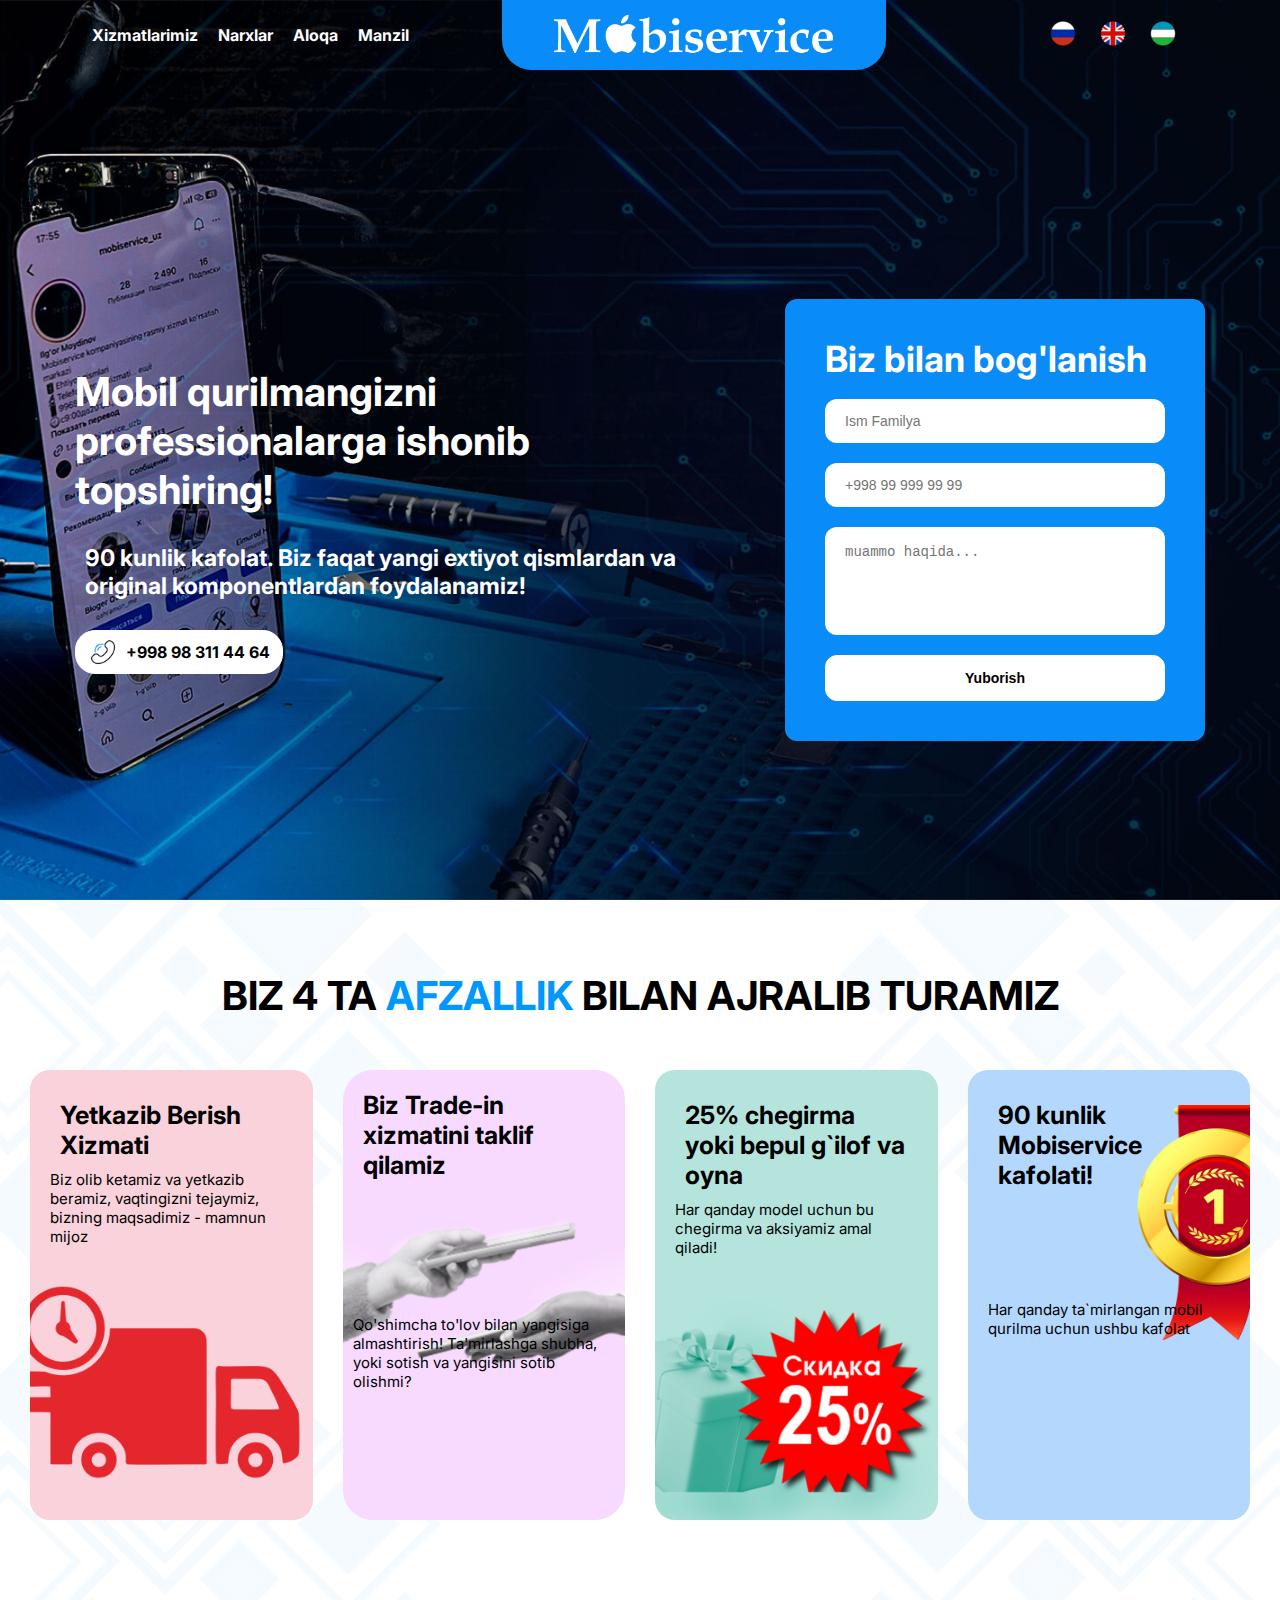
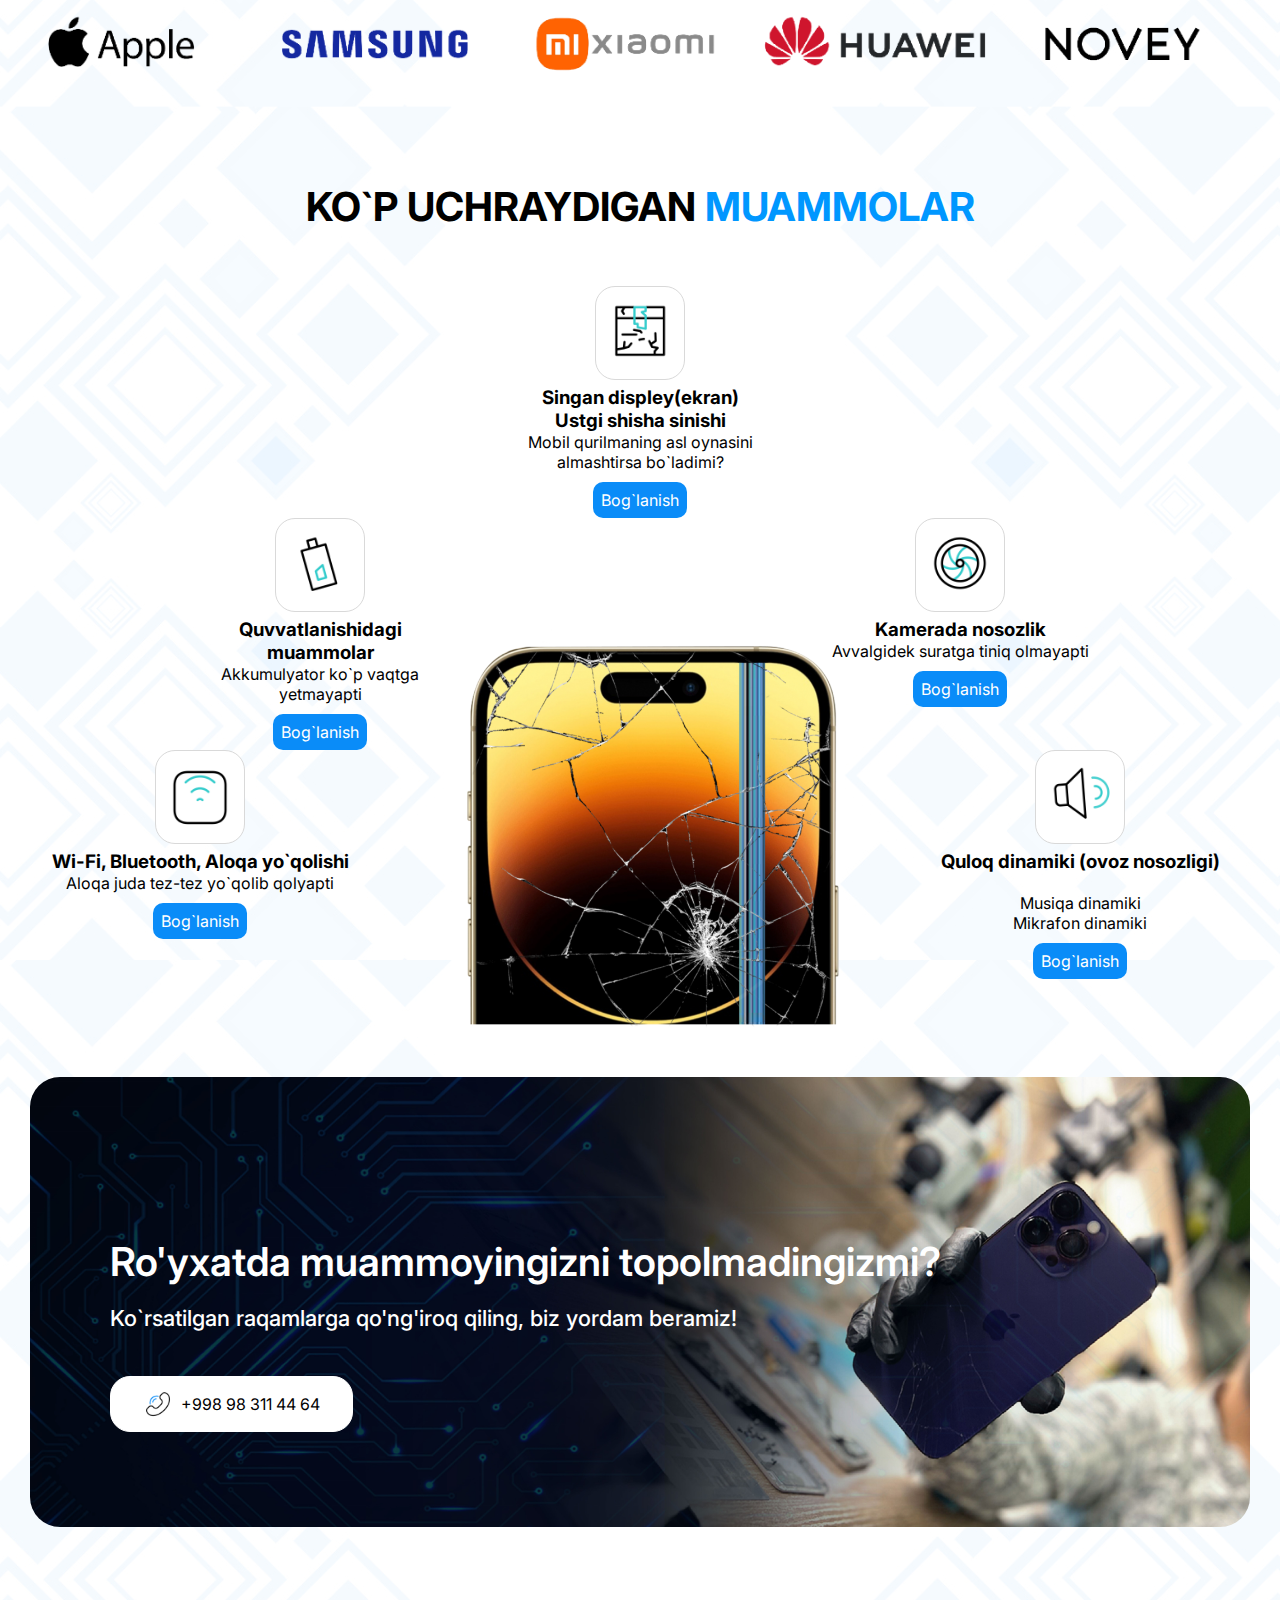
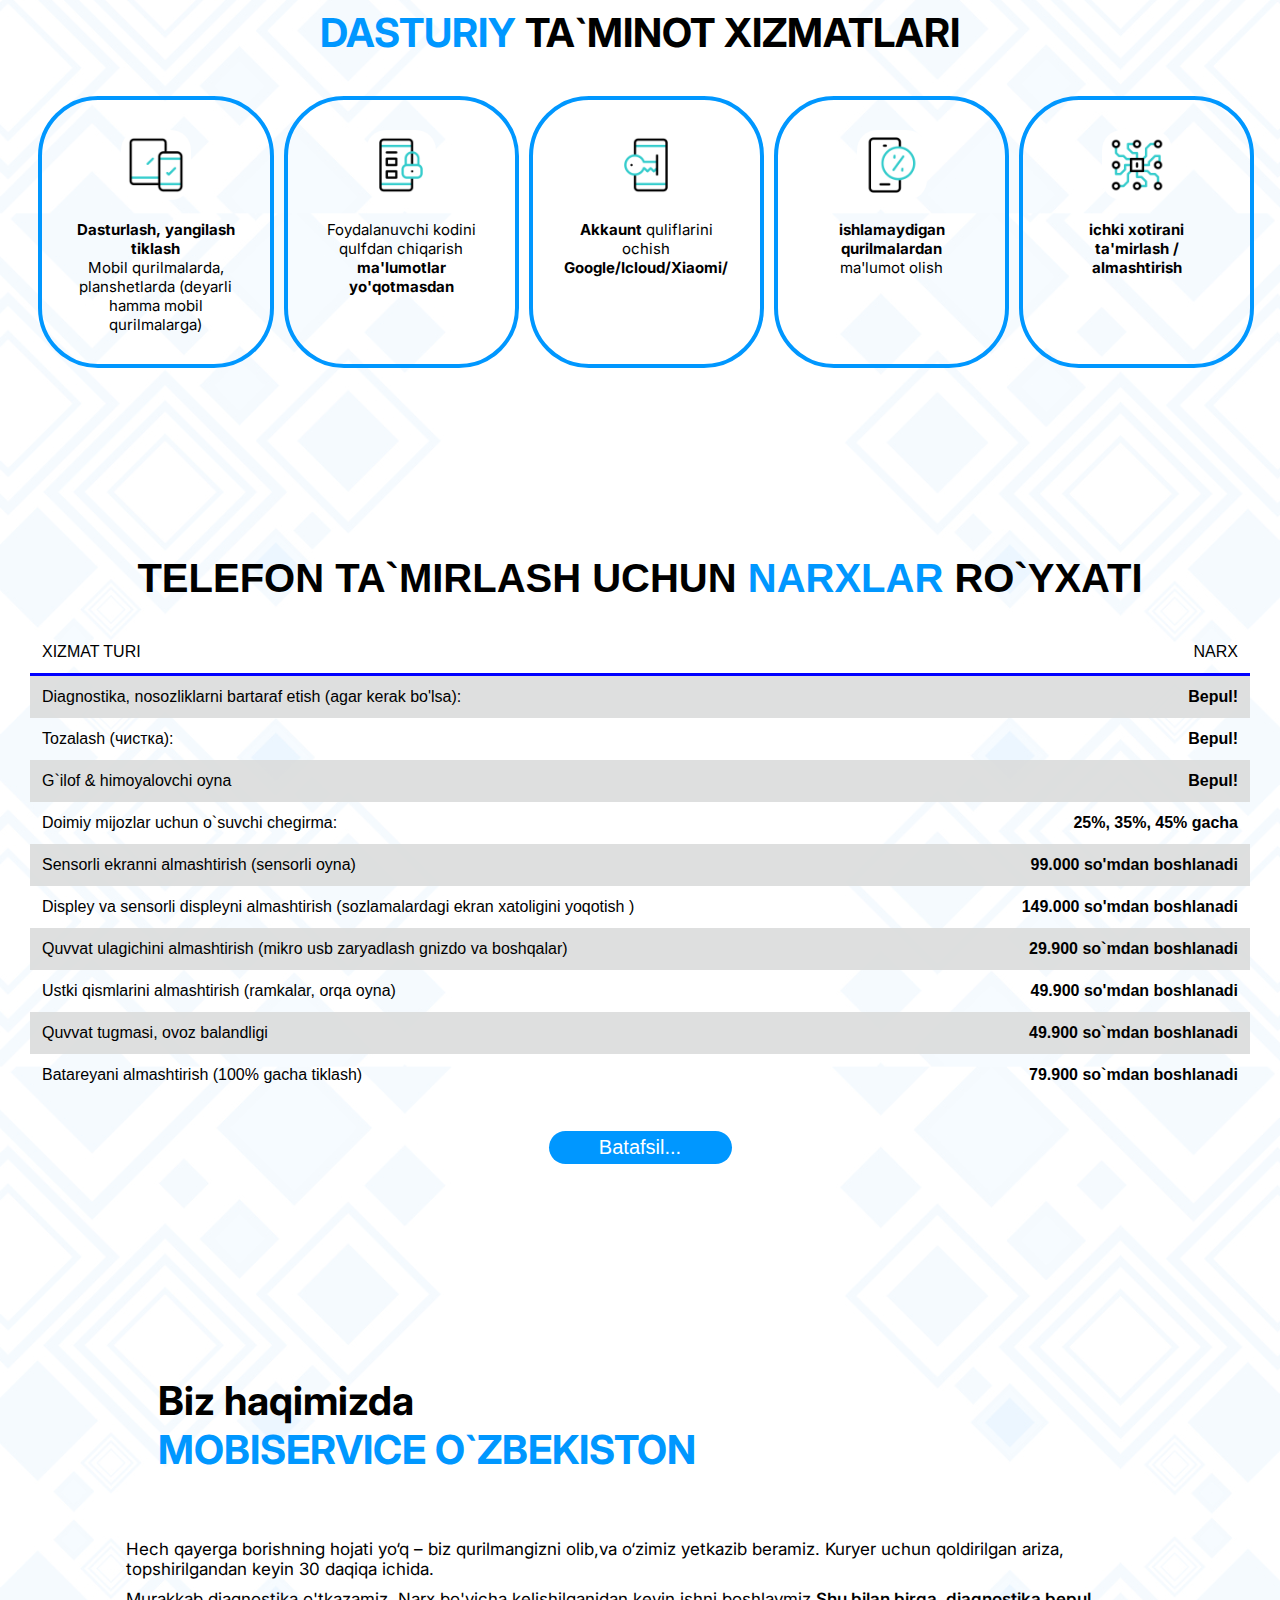
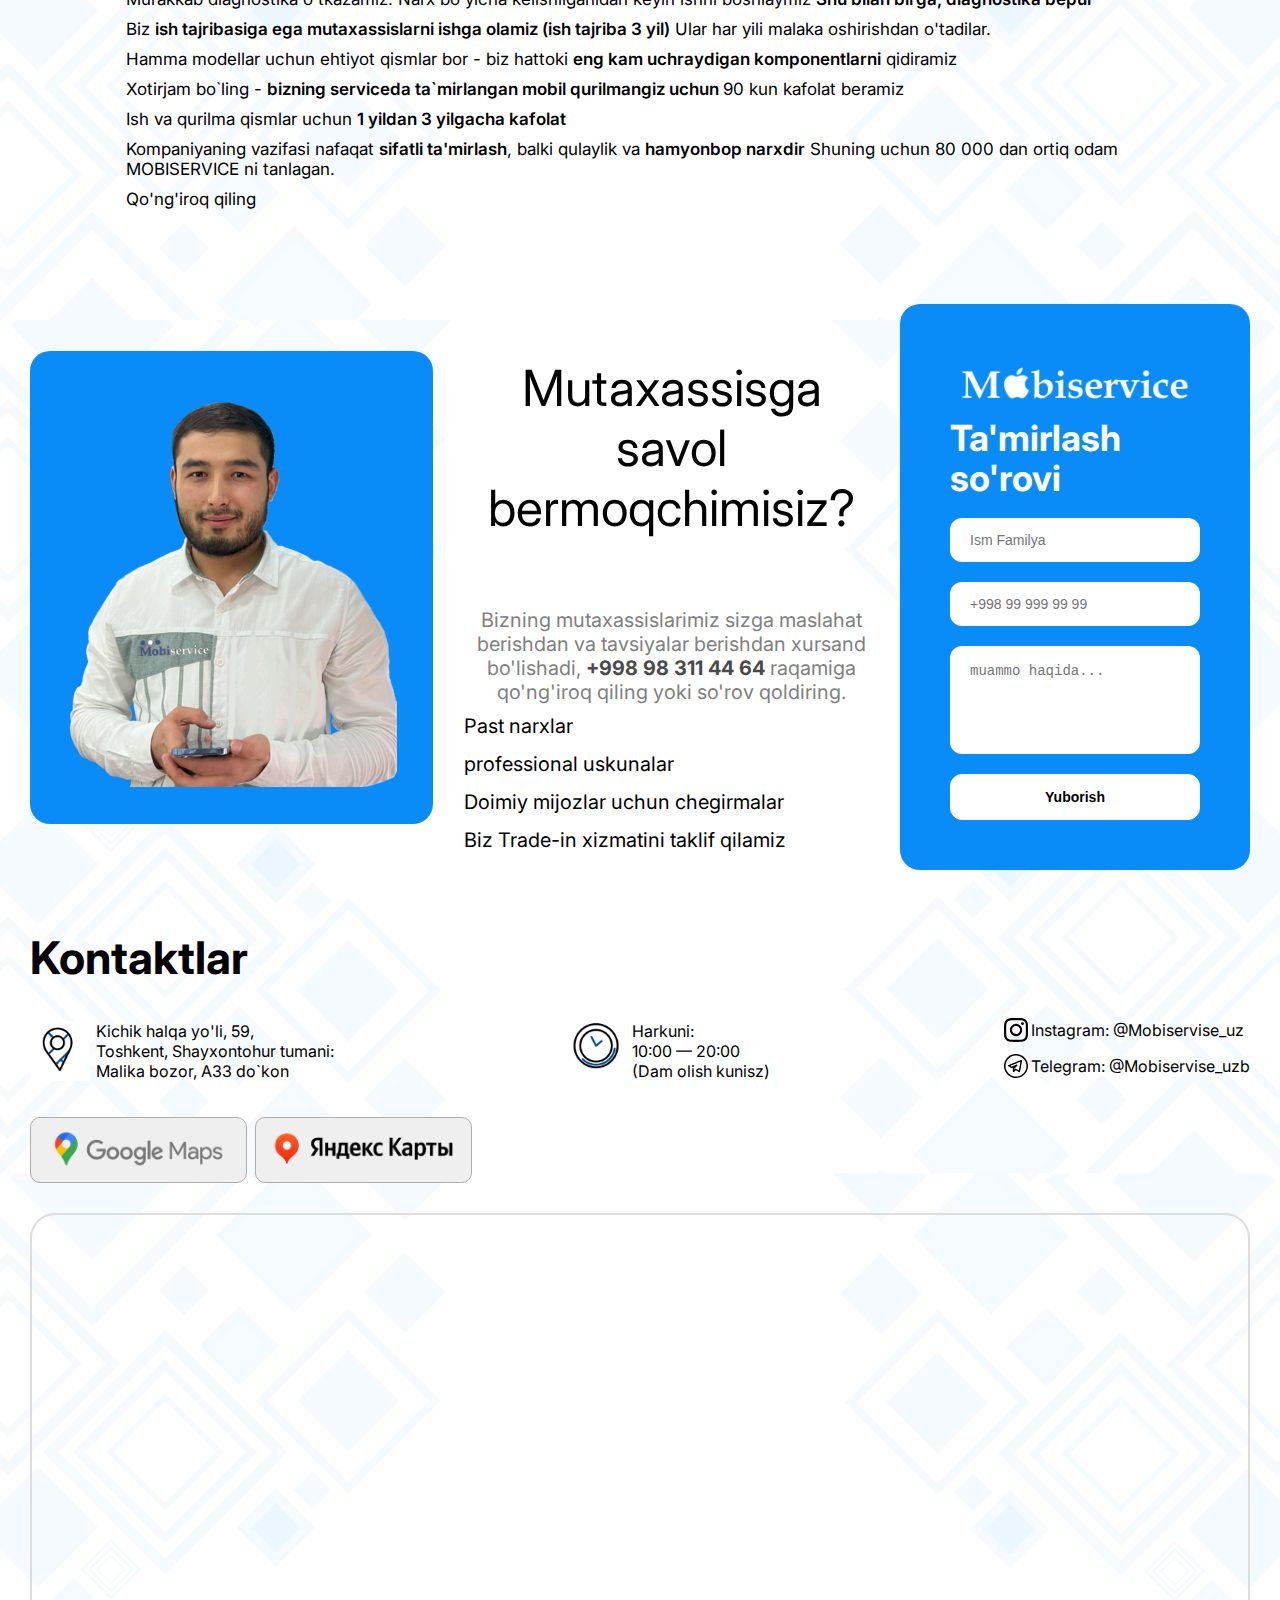
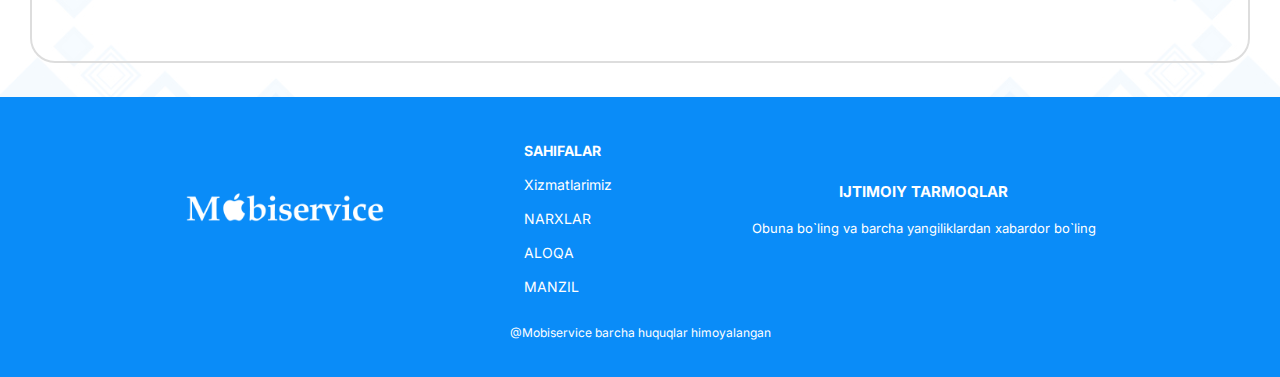
<file: index.html>
<!DOCTYPE html>
<html lang="en">

<head>
    <meta charset="UTF-8">
    <meta name="viewport" content="width=device-width, initial-scale=1.0">
    <title>MOBISERVICE: A`lo sifat!</title>
    <meta name="description" content="Toshkent shahridagi birinchi raqamli telefon ta`mirlash servisi!">
    <meta name="keywords" content="Mobiservice, Ремонт телфон, Remont telfona">
    <meta property="og:image" content="">
    <!-- <title>Mobiservice</title>
    <meta name="keywords" content="remont telfon">
    <meta name="description" content="Birinchi raqamli mobil-qurilmalar servisi Toshkentdagi"> -->
    <!-- <meta property="og:url" content="https://yusupov818.github.io/mobi-test-9/"> -->
    <!-- <meta property="og:description" content="Birinchi raqamli mobil-qurilmalar servisi Toshkentdagi">
    <meta property="og:type" content="website">
    <meta property="og:image:width" content="1200"> -->
    <meta property="og:image:height" content="630">
    <link rel="stylesheet" href="css/style.css">
    <link rel="stylesheet" href="css/media.css">
    <link href="https://cdn.lineicons.com/4.0/lineicons.css" rel="stylesheet" />
    <link rel="stylesheet" href="vendors/iziToast.min.css">
    <link href="image/log.jpg" rel="shortcut icon" sizes="150x150">



</head>

<body>
    <div class="wrapper">
        <main class="head_content">
            <header>
                <div class="container">
                    <div class="header_row">
                        <!-- HAMBURGER KNOPKA -->

                        <div class="hamburger-btn">
                            <div class="hamburger">
                                <button type="button" id="hamburger_btn">
                                    <svg xmlns="http://www.w3.org/2000/svg" width="30" height="16" viewBox="0 0 30 16">
                                        <rect x="10" width="20" height="2" color="white" fill="currentColor"></rect>
                                        <rect x="5" y="7" width="25" height="2" color="white" fill="currentColor">
                                        </rect>
                                        <rect x="10" y="14" width="20" height="2" color="white" fill="currentColor">
                                        </rect>
                                    </svg>
                                </button>

                            </div>
                        </div>
                        <nav class="header-row">
                            <ul class="header_menu">
                                <li>

                                    <a href="#servise">Xizmatlarimiz</a>
                                </li>

                                <li>

                                    <a href="#narx">Narxlar</a>
                                </li>
                                <li>

                                    <a href="#call-back">Aloqa</a>
                                </li>
                                <li>

                                    <a href="#map">Manzil</a>
                                </li>


                            </ul>

                        </nav>
                        <!--  -->
                        
                            <div class="logo">
                                <a href="index.html">
                                    <img src="image/logo 1.png" alt="">
                                </a>
                            </div>

                            <div class=" ikki">
                                <a href="#">
                                    <img src="image/logo 1.png" alt="">
                                </a>

                            </div>

                            <div class="lunge-mob">
                                

                                    <li><a href="ru.html"><img src="image/ru (4).png" alt=""></a></li>
                                    <li><a href="en.html"><img src="image/en.png" alt=""></a></li>
                                    <li><a href="index.html"><img src="image/uzb.png" alt=""></a></li>


                                
                            </div>
                       
                        <!-- linklar -->
                        <div class="social_links">
                            <ul>
                                <li>
                                    <a href="https://www.instagram.com/mobiservice_uz/">
                                        <i class="lni lni-instagram"></i>
                                    </a>
                                </li>
                                <li><a href=""><i class="lni lni-facebook-original"></i></a></li>
                                <li><a href=""><i class="lni lni-tiktok"></i></a></li>
                                <li><a href="https://t.me/mobiservice_uzb"><i class="lni lni-telegram-original"></i></a>
                                </li>
                                <div class="lungee">

                                    <li><a href="ru.html"><img src="image/ru (4).png" alt=""></a></li>
                                    <li><a href="en.html"><img src="image/en.png" alt=""></a></li>
                                    <li><a href="index.html"><img src="image/uzb.png" alt=""></a></li>


                                </div>
                            </ul>
                        </div>

                        <!-- <div class="phone">
                            <div>
                                <a href="tel:">
                                    +998 99 690 80 80
                                </a>
                            </div>
                           
                        </div> -->

                    </div>

                </div>

            </header>
            <section class="mob-menu-selected">
                <div class="glav-mob">
                    <!-- <div class="men-1">
                        <div>xizmat ko'rsatish markazi</div>
                        <div>-></div>
                        <div>Mobil-qurilma ta'mirlash</div>
                    </div> -->
                    <!--  -->
                    <div class="men-2">
                        <div class="men-2-2"><span style="color: gray; font-size:20px;">Mobil qurilmangizni <span
                                    style="color: #0097ff;">professionalarga </span> ishonib topshiring!</span>
                        </div>
                        <div class="men-2-2-2"><span style="color: gray;">15 yillik tajribaga ega mutaxassislar
                                ta'mirlashni
                                <span style="color: #0097ff; font-weight: 500;">1 kun</span> ichida tugatadi!</span>
                        </div>
                    </div>
                    <!--  -->
                    <div class="men-3">
                        <div><img src="image/fon-media.jpg" alt=""></div>
                    </div>
                    <div class="men-4">
                        <div class="men-4-4">
                            <div>
                                <span style="color: #0097ff;"><i class="lni lni-checkmark-circle"></i></span>
                                <span>90 kunlik kafolat</span>
                            </div>
                            <div>
                                <span style="color: #0097ff;"><i class="lni lni-checkmark-circle"></i></span>
                                <span>Diagnostika
                                    bepul!</span>
                            </div>
                        </div>
                        <div class="men-4-4">
                            <div>
                                <span style="color: #0097ff;"><i class="lni lni-checkmark-circle"></i></span>
                                <span>Biz faqat original komponentlardan foydalanamiz!</span>
                            </div>
                            <div>
                                <span style="color: #0097ff;"><i class="lni lni-checkmark-circle"></i></span>
                                <span>Yetkazib berish xizmati!</span>
                            </div>
                        </div>
                        <div class="men-5">
                            <div class="text_promo_btn"><img src="image/phone.gif" class="promo_icon">+998 99 690 80 80
                            </div>
                        </div>
                    </div>
                </div>
            </section>
            <!--  -->
            <section id="header-promo" class="header-promo">
                <div class="container">
                    <div class="header_promo bg-promo">
                        <div id="" class="text-promo ">
                            <span class="text_promo">Mobil qurilmangizni professionalarga ishonib topshiring!</span>
                            <div class="img-promo-1">
                                <i class="lni lni-checkmark-circle"></i>
                                <span>90 kunlik kafolat.
                                    Biz faqat yangi extiyot qismlardan va
                                    original komponentlardan foydalanamiz!</span>
                            </div>
                            <div class="text_promo_btn"><img src="image/phone.gif" class="promo_icon">+998 98 311 44 64
                            </div>
                        </div>
                        <div class="call-back-form call2">
                            <div class="call_back_form2">
                                <div class="call-back-form-title">
                                    Biz bilan bog'lanish
                                </div>
                                <div class="call-back-form-inputs">
                                    <form method="post" action="send.php">
                                        <input type="text" class="form-input" name="name" required
                                            placeholder="Ism Familya" />
                                        <input type="text" class="form-input " id="phone" name="phone"
                                            placeholder="+998 99 999 99 99" required>
                                        <textarea name="message" rows="4" placeholder="muammo haqida..."></textarea>
                                        <button class="form-button" type="submit">Yuborish</button>
                                    </form>
                                </div>
                            </div>
                        </div>
                    </div>

                </div>
            </section>
        </main>
        <!-- TOP  -->
        <section id="top">

            <div class="top-text">
                BIZ 4 TA <span style="color: #0097ff;">AFZALLIK </span>BILAN AJRALIB TURAMIZ
            </div>
            <div class="top-pro">

                <div class="top-1">
                    <div class="top-1-txt">
                        <div>
                            <p class="bold">Yetkazib Berish <br> Xizmati</p>
                            <p>Biz olib ketamiz va yetkazib beramiz, vaqtingizni tejaymiz, bizning maqsadimiz
                                - mamnun
                                mijoz</p>
                        </div>
                    </div>
                </div>
                <div class="top-2">
                    <div class="top-2-txt">
                        <p class="bold">Biz Trade-in <br> xizmatini taklif qilamiz</p>
                        <p style="margin-top: 125px;"> Qo'shimcha to'lov bilan yangisiga almashtirish!
                            Ta'mirlashga shubha,
                            yoki sotish va yangisini sotib olishmi?
                        </p>
                    </div>
                </div>
                <div class="top-3">
                    <div class="top-3-txt">
                        <p class="bold">25% chegirma <br> yoki bepul g`ilof va oyna</p>
                        <p>Har qanday model uchun bu chegirma va aksiyamiz amal qiladi!</p>
                    </div>
                </div>
                <div class="top-4 op-1">
                    <div class="top-4-txt">
                        <p class="bold">90 kunlik <br> Mobiservice <br> kafolati!</p>
                        <p style="margin-top: 100px;">Har qanday ta`mirlangan mobil qurilma uchun ushbu kafolat</p>
                    </div>
                </div>
            </div>
        </section>
        <!-- Brand Cotegory Block -->
        <section class="brand-cotegory">
            <div class="brand_cotegory animation_brand">
                <div class="brand_cotg">
                    <img src="image/1.png" class="brand_cotg_img">
                </div>
                <div class="brand_cotg">
                    <img src="image/2.png" class="brand_cotg_img">
                </div>
                <div class="brand_cotg">
                    <img src="image/3.png" class="brand_cotg_img">
                </div>
                <div class="brand_cotg">
                    <img src="image/4.png" class="brand_cotg_img">
                </div>
                <div class="brand_cotg">
                    <img src="image/5.png" class="brand_cotg_img">
                </div>
                <div class="brand_cotg">
                    <img src="image/6.png" class="brand_cotg_img">
                </div>
                <div class="brand_cotg">
                    <img src="image/7.png" class="brand_cotg_img">
                </div>
                <div class="brand_cotg">
                    <img src="image/8.png" class="brand_cotg_img">
                </div>
                <div class="brand_cotg">
                    <img src="image/9.png" class="brand_cotg_img">
                </div>

            </div>
            <div class="brand_cotegory animation_brand">
                <div class="brand_cotg">
                    <img src="image/1.png" class="brand_cotg_img">
                </div>
                <div class="brand_cotg">
                    <img src="image/2.png" class="brand_cotg_img">
                </div>
                <div class="brand_cotg">
                    <img src="image/3.png" class="brand_cotg_img">
                </div>
                <div class="brand_cotg">
                    <img src="image/4.png" class="brand_cotg_img">
                </div>
                <div class="brand_cotg">
                    <img src="image/5.png" class="brand_cotg_img">
                </div>
                <div class="brand_cotg">
                    <img src="image/6.png" class="brand_cotg_img">
                </div>
                <div class="brand_cotg">
                    <img src="image/7.png" class="brand_cotg_img">
                </div>
                <div class="brand_cotg">
                    <img src="image/8.png" class="brand_cotg_img">
                </div>
                <div class="brand_cotg">
                    <img src="image/9.png" class="brand_cotg_img">
                </div>
            </div>

        </section>
        <!-- Service Block -->
        <section id="servise" class="servise">

            <div class="ser-txt">
                <div>KO`P UCHRAYDIGAN <span style="color: #0097ff;"> MUAMMOLAR</span></div>
            </div>
            <div class="servise-block_1">

                <div class="servise-block" data-target="fot-1">
                    <div class="servise-img">
                        <img src="image/parcel.gif">
                    </div>
                    <div class="servise_title">
                        <h3>Singan displey(ekran) <br> Ustgi shisha sinishi </h3>
                    </div>
                    <div class="servise_text txt1">
                        <span>Mobil qurilmaning asl oynasini almashtirsa bo`ladimi?</span>
                    </div>
                    <span class="service_alink"><a href="#call-back">Bog`lanish</a></span>
                </div>
            </div>


            <div class="servise-block_2">

                <div class="servise-block" data-target="fot-2">
                    <div class="servise-img">
                        <img src="image/battery.gif">
                    </div>
                    <div>
                        <h3> Quvvatlanishidagi <br> muammolar</h3>
                    </div>
                    <div class="servise_text">
                        <span>Akkumulyator ko`p vaqtga yetmayapti
                    </div>
                    <span class="service_alink"><a href="#call-back">Bog`lanish</a></span>
                </div>

                <div class="servise-block" data-target="fot-3">
                    <div class="servise-img">
                        <img src="image/shutter-photo.gif">
                    </div>
                    <div>
                        <h3>Kamerada nosozlik</h3>
                    </div>
                    <div class="servise_text">
                        <span>Avvalgidek suratga tiniq olmayapti</span>
                    </div>
                    <span class="service_alink"><a href="#call-back">Bog`lanish</a></span>
                </div>
            </div>

            <div class="servise-block_3">
                <div class="servise-block" data-target="fot-4">
                    <div class="servise-img">
                        <img src="image/wifi.gif">
                    </div>
                    <div>
                        <h3>Wi-Fi, Bluetooth, Aloqa yo`qolishi</h3>
                    </div>
                    <div class="servise_text">
                        <span>Aloqa juda tez-tez yo`qolib qolyapti</span>
                    </div>
                    <span class="service_alink"><a href="#call-back">Bog`lanish</a></span>
                </div>

                <div class="servise-block" data-target="fot-5">
                    <div class="servise-img">
                        <img src="image/sound.gif">
                    </div>
                    <div>





                        <h3>Quloq dinamiki (ovoz nosozligi)</h3>
                    </div>
                    <div class="servise_text">
                        <span> <br>
                            Musiqa dinamiki <br>
                            Mikrafon dinamiki</span>
                    </div>
                    <span class="service_alink"><a href="#call-back">Bog`lanish</a></span>
                </div>
            </div>

            <div class="ser-foto">
                <nav class="fot-1"><span><img src="image/palasa.png" alt=""></span></nav>
                <nav class="fot-2"><span><img src="image/iphone3 (1).png" alt=""></span></nav>
                <nav class="fot-3"><span><img src="image/camera.png" alt=""></span></nav>
                <nav class="fot-4"><span><img src="image/iphone444.png" alt=""></span></nav>
                <nav class="fot-5"><span><img src="image/volumee.png" alt=""></span></nav>
            </div>

        </section>
        <!-- Promo Block -->
        <div class="promo-block">

            <div class="promo_block">

                <div class="promo-block-text">
                    <div class="promo_block_title_1">
                        <span>Ro'yxatda muammoyingizni topolmadingizmi?</span>
                    </div>

                    <div class="promo_block_title_2">
                        <p>Ko`rsatilgan raqamlarga qo'ng'iroq qiling, biz yordam beramiz!</p>
                    </div>

                    <div class="promo_block_button"><img src="image/phone.gif" class="promo_icon">+998 98 311 44 64
                    </div>

                </div>

            </div>
        </div>
        <!-- programma -->
        <section id="program">
            <div class="program">

                <div class="prog-1">
                    <div class="prog_1"><span style="color: #0097ff;">DASTURIY </span>TA`MINOT XIZMATLARI</div>
                </div>

                <div class="prog-2">
                    <div class="prog_2">
                        <div class="prog-2-1" id="hover-card">
                            <div class="foto-2-1"><img src="image/responsive (1).gif" alt=""></div>
                            <div class="text-2-1"><span> <span id="bold">Dasturlash, yangilash <br>tiklash </span>
                                    <br>Mobil
                                    qurilmalarda, planshetlarda (deyarli hamma mobil qurilmalarga)</span></div>
                        </div>
                        <div class="prog-2-2" id="hover-card">
                            <div class="foto-2-1"><img src="image/padlock.gif" alt=""></div>
                            <div class="text-2-1"><span>Foydalanuvchi kodini qulfdan chiqarish <span
                                        id="bold">ma'lumotlar yo'qotmasdan </span>
                                </span></div>
                        </div>
                        <div class="prog-2-3" id="hover-card">
                            <div class="foto-2-1"><img src="image/unlocked.gif" alt=""></div>
                            <div class="text-2-1"><span><span id="bold">Akkaunt</span> quliflarini ochish
                                    <span id="bold"> Google/Icloud/Xiaomi/ </span></span></div>
                        </div>
                        <div class="prog-2-4" id="hover-card">
                            <div class="foto-2-1"><img src="image/sales.gif" alt=""></div>
                            <div class="text-2-1"><span><span id="bold"> ishlamaydigan qurilmalardan </span>ma'lumot
                                    olish</span></div>
                        </div>
                        <div class="prog-2-5" id="hover-card">
                            <div class="foto-2-1"><img src="image/circuit-board.gif" alt=""></div>
                            <div class="text-2-1"><span id="bold">ichki xotirani <span> <br> ta'mirlash / almashtirish
                            </div>
                        </div>
                    </div>
                </div>

            </div>
        </section>
        <!-- More Service Block -->
        <div class="glav-price" id="narx">
            <div class="price-seting">
                <div class="text-price">
                    <p>TELEFON TA`MIRLASH UCHUN <span style="color: #0097ff;">NARXLAR</span> RO`YXATI </p>
                </div>
                <!--  -->
                <div class="price-0">
                    <div>XIZMAT TURI</div>

                    <div>NARX</div>
                </div>

                <!--  -->
                <div class="price-1">

                    <div>Diagnostika, nosozliklarni bartaraf etish (agar kerak bo'lsa):</div>
                    <div class="bold-1">Bepul!</div>
                </div>
                <!--  -->
                <div class="price-2">
                    <div>Tozalash (чистка):</div>
                    <div class="bold-1">Bepul!</div>
                </div>
                <!--  -->
                <div class="price-1">

                    <div>G`ilof & himoyalovchi oyna</div>
                    <div class="bold-1">Bepul!</div>
                </div>
                <!--  -->
                <div class="price-2">
                    <div>Doimiy mijozlar uchun o`suvchi chegirma:</div>
                    <div class="bold-1">25%, 35%, 45% gacha</div>
                </div>
                <!--  -->
                <div class="price-1">
                    <div>Sensorli ekranni almashtirish (sensorli oyna)</div>
                    <div class="bold-1">99.000 so'mdan boshlanadi</div>
                </div>
                <!--  -->
                <div class="price-2">
                    <div>Displey va sensorli displeyni almashtirish (sozlamalardagi ekran xatoligini yoqotish )</div>
                    <div class="bold-1"> 149.000 so'mdan boshlanadi</div>
                </div>
                <!--  -->
                <div class="price-1">
                    <div>Quvvat ulagichini almashtirish (mikro usb zaryadlash gnizdo va boshqalar)</div>
                    <div class="bold-1">29.900 so`mdan boshlanadi</div>
                </div>
                <!--  -->

                <div class="price-2">
                    <div>Ustki qismlarini almashtirish (ramkalar, orqa oyna)</div>
                    <div class="bold-1">49.900 so'mdan boshlanadi</div>
                </div>
                <!--  -->
                <div class="price-1">
                    <div>Quvvat tugmasi, ovoz balandligi</div>
                    <div class="bold-1"> 49.900 so`mdan boshlanadi</div>
                </div>
                <!--  -->
                <div class="price-2">
                    <div>Batareyani almashtirish (100% gacha tiklash)</div>
                    <div class="bold-1"> 79.900 so`mdan boshlanadi</div>
                </div>



                <div class="disp-none">
                    <!--  -->
                    <div class="price-1">
                        <div>Protsessorni almashtirish, qayta tamirlash:</div>
                        <div class="bold-1">249.000 so'mdan boshlanadi</div>
                    </div>
                    <!--  -->
                    <div class="price-2">
                        <div>Aloqa modullarini almashtirish, ta'mirlash, Wi-Fi, bluetooth</div>
                        <div class="bold-1">99.000 so`mdan boshlanadi</div>
                    </div>
                    <!--  -->
                    <div class="price-1">
                        <div>Telefonning sxemadagi muammolarni ta'mirlash</div>
                        <div class="bold-1">149.000 so'mdan boshlanadi</div>
                    </div>
                    <!--  -->
                    <div class="price-2">
                        <div>Namlik kirgandan keyin tiklanish (suv, pivo, qahva, choy, kola)</div>
                        <div class="bold-1">94.900 so`mdan boshlanadi</div>
                    </div>
                    <!--  -->
                    <div class="price-1">
                        <div>O'chirilgan ma'lumotlarni qayta tiklash</div>
                        <div class="bold-1"> 79.000 so`mdan boshlanadi </div>
                    </div>
                    <!--  -->
                    <div class="price-2">
                        <div>Dinamika almashtirish</div>
                        <div class="bold-1">49.000 so'mdan boshlanadi</div>
                    </div>
                    <!--  -->
                    <div class="price-1">
                        <div>Old va orqa kameralarni almashtirish, ta'mirlash</div>
                        <div class="bold-1">49.000 so`mdan boshlanadi</div>
                    </div>
                    <!--  -->
                    <div class="price-2">
                        <div>SIM-karta o'quvchini almashtirish, ta'mirlash </div>
                        <div class="bold-1">49.000 so`mdan boshlanadi</div>
                    </div>
                    <!--  -->
                    <div class="price-1">
                        <div>Mikrafonni almashtirish</div>
                        <div class="bold-1">39.000 so'mdan boshlanadi</div>
                    </div>
                    <!--  -->
                    <div class="price-2">
                        <div>Ulagichlarni almashtirish / tiklash</div>
                        <div class="bold-1"> 49.000 so`mdan boshlanadi </div>
                    </div>
                    <!--  -->
                    <div class="price-1">
                        <div>Dasturlash Android, iOS, Windows:</div>
                        <div class="bold-1">29.000 so'mdan boshlanadi</div>
                    </div>
                    <!--  -->
                    <!--  -->
                    <div class="price-2">
                        <div>FACE-ID tiklash</div>
                        <div class="bold-1"> 199.000 so`mdan boshlanadi </div>
                    </div>
                    <!--  -->
                    <div class="price-1">
                        <div>Tru-tone tiklash</div>
                        <div class="bold-1">49.000 so'mdan boshlanadi</div>
                    </div>
                    <!--  -->
                    <div class="price-2">
                        <div>TURBO-SIM</div>
                        <div class="bold-1"> 149.000 so`mdan boshlanadi </div>
                    </div>
                    <!--  -->
                    <div class="price-1">
                        <div>Tebranish (вибрация)</div>
                        <div class="bold-1">59.000 so'mdan boshlanadi</div>
                    </div>
                    <!--  -->
                    <div class="price-2">
                        <div>Ekran ulagichini tiklash</div>
                        <div class="bold-1"> 119.000 so`mdan boshlanadi </div>
                    </div>
                    <!--  -->
                    <div class="price-1">
                        <div>Touch-ID tiklash</div>
                        <div class="bold-1">71.000 so'mdan boshlanadi</div>
                    </div>

                    <!--  -->
                    <div class="price-2">
                        <div>Quloq sensori</div>
                        <div class="bold-1">89.000 so'mdan boshlanadi</div>
                    </div>
                    <!--  -->
                    <div class="price-1">
                        <div>Xotira almashtirish (kuygan xotira)</div>
                        <div class="bold-1"> 199.000 so`mdan boshlanadi </div>
                    </div>
                    <!--  -->
                    <div class="price-2">
                        <div>Quloqchinlar: (Airpods, Eirbuds)</div>
                        <div class="bold-1">89.000 so'mdan boshlanadi</div>
                    </div>
                    <!--  -->
                    <div class="price-1">
                        <div>Iwatch ta`mirlash</div>
                        <div class="bold-1"> 150.000 so`mdan boshlanadi </div>
                    </div>
                </div>

                <div class="price-txt">
                    <div class="price-text" id="touch">Batafsil...</div>
                </div>
            </div>
        </div>
        <!-- about -->
        <section class="top-about">

            <div class="about">
                <div class="about-1">
                    <div class="about-1-1">
                        <p>Biz haqimizda <br> <span style="color: #0097ff;">MOBISERVICE O`ZBEKISTON</span> </p>
                    </div>
                </div>
                <div class="about-2">
                    <div class="about-2-2">
                        <ul>
                            <li>Hech qayerga borishning hojati yo‘q – biz qurilmangizni olib,va o‘zimiz yetkazib
                                beramiz. Kuryer uchun qoldirilgan ariza, topshirilgandan keyin 30 daqiqa ichida.
                            </li>

                            <li>Murakkab diagnostika
                                o'tkazamiz.

                                Narx bo'yicha kelishilganidan keyin ishni boshlaymiz <span> Shu bilan birga,
                                    diagnostika bepul</span>

                            </li>
                            <li>Biz <span> ish tajribasiga ega mutaxassislarni ishga olamiz
                                    (ish tajriba 3 yil)</span>
                                Ular har yili malaka oshirishdan o'tadilar.</li>
                            <li>Hamma modellar uchun ehtiyot qismlar bor - biz hattoki <span> eng kam uchraydigan
                                    komponentlarni</span>
                                qidiramiz

                            </li>
                            <li>Xotirjam bo`ling - <span> bizning serviceda ta`mirlangan mobil qurilmangiz uchun
                                </span>90 kun kafolat beramiz </li>


                            <li>Ish va qurilma qismlar uchun <span> 1 yildan 3 yilgacha kafolat</span></li>

                            <li>Kompaniyaning vazifasi nafaqat <span> sifatli ta'mirlash</span>, balki qulaylik va
                                <span> hamyonbop narxdir</span>
                                Shuning uchun 80 000 dan ortiq odam MOBISERVICE ni tanlagan.
                            </li>
                            <li>Qo'ng'iroq qiling </li>
                        </ul>
                    </div>
                </div>
            </div>
        </section>
        <!-- Call Back Block -->


        <section id="call-back" class="call-back">

            <div class="call_back">

                <div class="back-col">
                    <div class="call-back-img call_back_img">
                        <!-- <img src="image/man.png" class=""> -->
                    </div>
                </div>
                <div class="call-back-text">

                    <div class="call_back_text call-span">
                        <span>Mutaxassisga savol bermoqchimisiz?</span>
                    </div>
                    <div class="call_back_text text01">
                        <span style="color: grey; font-size: 20px;">Bizning mutaxassislarimiz sizga maslahat berishdan
                            va tavsiyalar berishdan xursand bo'lishadi, <span
                                style="font-weight: 700; color: rgb(74, 74, 74);">+998 98 311 44 64</span> raqamiga
                            qo'ng'iroq qiling
                            yoki so'rov qoldiring.</span>
                    </div>


                    <div class="call-back-select">

                        <div class="call_back_select">
                            <div class="call_back_icon">
                                <i class="lni lni-coin"></i>
                                <span>Past narxlar</span>
                            </div>

                            <div class="call_back_icon">
                                <i class="lni lni-hammer"></i>
                                <span>professional uskunalar</span>
                            </div>
                        </div>
                        <div class="call_back_select">
                            <div class="call_back_icon">
                                <i class="lni lni-offer"></i>
                                <span>Doimiy mijozlar uchun chegirmalar</span>
                            </div>

                            <div class="call_back_icon">
                                <i class="lni lni-reload"></i>
                                <span>Biz Trade-in xizmatini taklif qilamiz</span>
                            </div>
                        </div>
                    </div>
                </div>

                <div class="call-back-form">
                    <div class="call_back_form">
                        <div class="brand-logo"><img src="image/logo 1.png" alt=""></div>
                        <div class="call-back-form-title">
                            <span>Ta'mirlash so'rovi</span>
                        </div>
                        <div class="call-back-form-inputs">
                            <form method="post" action="send.php">
                                <input type="text" class="form-input" name="name" required placeholder="Ism Familya" />
                                <input type="text" class="form-input " id="phone" name="phone"
                                    placeholder="+998 99 999 99 99" required>
                                <textarea name="message" rows="4" placeholder="muammo haqida..."></textarea>
                                <button class="form-button" type="submit">Yuborish</button>
                            </form>
                        </div>
                    </div>
                </div>
            </div>
        </section>
        <!-- Maps Block -->
        <section id="map" class="map">
            <div class="map-block">
                <div class="map-block-title">
                    <span>Kontaktlar</span>
                </div>

                <div class="info-block">

                    <div class="info-block-location">
                        <div class="info_block_location">
                            <img src="image/location.gif" class="icon-map">
                            <span>Kichik halqa yo'li, 59, <br> Toshkent, Shayxontohur tumani: <br> Malika bozor, A33
                                do`kon</span>
                        </div>
                    </div>

                    <div class="info-block-time">
                        <div class="info_block_time">
                            <img src="image/clock.gif" class="icon-map">
                            <span>Harkuni: <br> 10:00 — 20:00<br>(Dam olish kunisz)<span>
                        </div>
                    </div>

                    <div class="info-block-social">

                        <div class="info_block_social">
                            <a href="https://instagram.com/mobiservice_uz" target="_blank">
                                <img src="image/instagram.svg">
                                <span>Instagram: @Mobiservise_uz</span></a>
                        </div>
                        <div class="info_block_social">
                            <a href="https://t.me/mobiservice_uzb" target="_blank">
                                <img src="image/telegram.svg">
                                <span>Telegram: @Mobiservise_uzb</span></a>
                        </div>

                    </div>

                </div>

                <div class="map-button">
                    <div class="map_button">
                        <a href="https://www.google.com/maps/place/Mobi+Service/@41.3380647,69.2722123,15z/data=!4m6!3m5!1s0x38ae8b4156f2f92d:0x5fa37a29b4bfbf23!8m2!3d41.3380647!4d69.2722123!16s%2Fg%2F11t2b54bq1?entry=ttu"
                            target="_blank">
                            <button>
                                <img style="width: 100%;" src="image/Google.png" alt="">
                            </button>
                        </a>
                    </div>
                    <div class="map_button">
                        <a href="https://yandex.uz/maps/org/mobiservice_uz/136358611211/?ll=69.272089%2C41.338861&mode=search&sctx=ZAAAAAgBEAAaKAoSCcueBDbnUVFAERGPxMvTp0RAEhIJ%2BWcG8YEd1z8RVijS%2FZyCxD8iBgABAgMEBSgKOABA31BIAWoCdXqdAc3MTD2gAQCoAQC9AahmW17CAQaLku38%2BwPqAQDyAQD4AQCCAg5tb2Jpc2VydmljZS51eooCAJICAJoCDGRlc2t0b3AtbWFwcw%3D%3D&sll=69.272089%2C41.338861&sspn=0.014386%2C0.006379&text=mobiservice.uz&utm_source=main_stripe_big&z=16"
                            target="_blank">
                            <button>
                                <img style="width: 100%;" src="image/Yandex.png" alt="">
                            </button>
                        </a>
                    </div>
                    
                </div>

                <div class="yandex-map">
                    <div style="position:relative;overflow:hidden;">
                        <!-- <a href="https://yandex.uz/maps/10335/tashkent/?utm_medium=mapframe&utm_source=maps" style="color:#eee;font-size:12px;position:absolute;top:0px;">Ташкент</a>
                        <a href="https://yandex.uz/maps/10335/tashkent/?from=tabbar&ll=69.271899%2C41.338766&mode=whatshere&source=serp_navig&utm_medium=mapframe&utm_source=maps&whatshere%5Bpoint%5D=69.271909%2C41.338797&whatshere%5Bzoom%5D=21&z=21" style="color:#eee;font-size:12px;position:absolute;top:14px;">Малая кольцевая дорога, 59 — Яндекс Карты</a> -->
                        <iframe
                            src="https://yandex.uz/map-widget/v1/?from=tabbar&ll=69.271899%2C41.338766&mode=whatshere&source=serp_navig&whatshere%5Bpoint%5D=69.271909%2C41.338797&whatshere%5Bzoom%5D=21&z=21"
                            width="100%" height="450" frameborder="1" allowfullscreen="true"
                            style="position:relative;"></iframe>
                    </div>
                </div>
            </div>
        </section>
        <!-- Footer -->
        <footer>
            <section>
                <div class="fot1">
                    <!--  -->
                    <div class="pos1">
                        <div class="logo-fot"><img src="image/logo 1.png" alt=""></div><br>

                    </div>
                    <!--  -->
                    <div class="post2">
                        <div><span>
                                <h4>SAHIFALAR</h4>
                            </span></div><br>
                        <div class="hover-a"> <a href="#servise">Xizmatlarimiz</a></div><br>

                        <div class="hover-a"> <a href="#narx">NARXLAR</a></div><br>
                        <div class="hover-a"><a href="#call-back">ALOQA</a></div><br>
                        <div class="hover-a"><a href="#map">MANZIL</a></div>
                    </div>
                    <!--  -->
                    <div class="post3">
                        <div>
                            <h4>IJTIMOIY TARMOQLAR</h4>
                        </div> <br>
                        <div>
                            <p>Obuna bo`ling va barcha yangiliklardan xabardor bo`ling</p>
                        </div> <br>
                        <div class="ijtimoiy-tarmoq hover-a">
                            <a href="https://www.instagram.com/mobiservice_uz/"><i
                                    class="lni lni-instagram-original"></i></a>
                            <a href="https://t.me/mobiservice_uzb"><i class="lni lni-telegram-original"></i></a>
                            <a href="#"><i class="lni lni-facebook-original"></i></a>
                            <a href="https://www.youtube.com/@mobiserviceuz"><i class="lni lni-youtube"></i></a>
                        </div>
                    </div>
                </div>
                <!--  -->

                <div class="web-site">
                    <div>@Mobiservice barcha huquqlar himoyalangan</div>
                    <!-- <div>web-site by @YUSUPOV_AMIR</div> -->
                </div>
            </section>
        </footer>
    </div>
    <!--  -->
    <div class="hamburger_menu">
        <div class="hamburger_wrapper">
            <div class="hamburger_close">
                <button class="hamburger_close-btn">
                    <svg width="12" height="12" viewBox="0 0 12 12" fill="none" xmlns="http://www.w3.org/2000/svg">
                        <path d="M11 1L1 11" stroke="#fff" stroke-width="1.5" stroke-linecap="round"
                            stroke-linejoin="round" />
                        <path d="M1 1L11 11" stroke="#fff" stroke-width="1.5" stroke-linecap="round"
                            stroke-linejoin="round" />
                    </svg>
                </button>
            </div>
            <div class="hamburger_content">
                <div class="hamburger_top">
                    <div class="logo1">
                        <a href="index.html">
                            <img src="image/logo 1.png" alt="logo" />
                        </a>
                    </div>
                    <!-- <div class="til-page">
                        <li><img src="image/ru (4).png"></li>
                        <li><a href="ru.html">RU</a></li>
                        <li><img src="image/uzb.png" alt=""></li>
                        <li><a href="index.html">UZ</a></li>
                        <li><img src="image/en.png" alt=""></li>
                        <li><a href="en.html">EN</a></li>
                    </div> -->
                </div>
                <div class="social">
                    <li>
                        <a href="https://www.instagram.com/mobiservice_uz/">
                            <i class="lni lni-instagram"></i>
                        </a>
                    </li>
                    <li><a href=""><i class="lni lni-facebook-original"></i></a></li>
                    <li><a href=""><i class="lni lni-tiktok"></i></a></li>
                    <li><a href="https://t.me/mobiservice_uzb"><i class="lni lni-telegram-original"></i></a></li>
                    <li><a href="#">+998 98 311 44 64</a></li>
                </div>
                <div class="hamburger_menu_list">
                    <ul>
                        <li>

                            <a href="#servise"> xizmatlarimiz</a>
                        </li>

                        <li>

                            <a href="#narx">Narxlar</a>
                        </li>
                        <li>

                            <a href="#call-back">Aloqa</a>
                        </li>
                        <li>

                            <a href="#map">Manzil</a>
                        </li>


                    </ul>
                </div>
            </div>

        </div>
    </div>
    <div class="overlay"></div>
    <script src="js/jquery-3.6.0.min.js"></script>
    <script src="js/jquery.maskedinput.js"></script>
    <script src="vendors/iziToast.min.js"></script>
    <script src="js/main.js"></script>
</body>

</html>
</file>
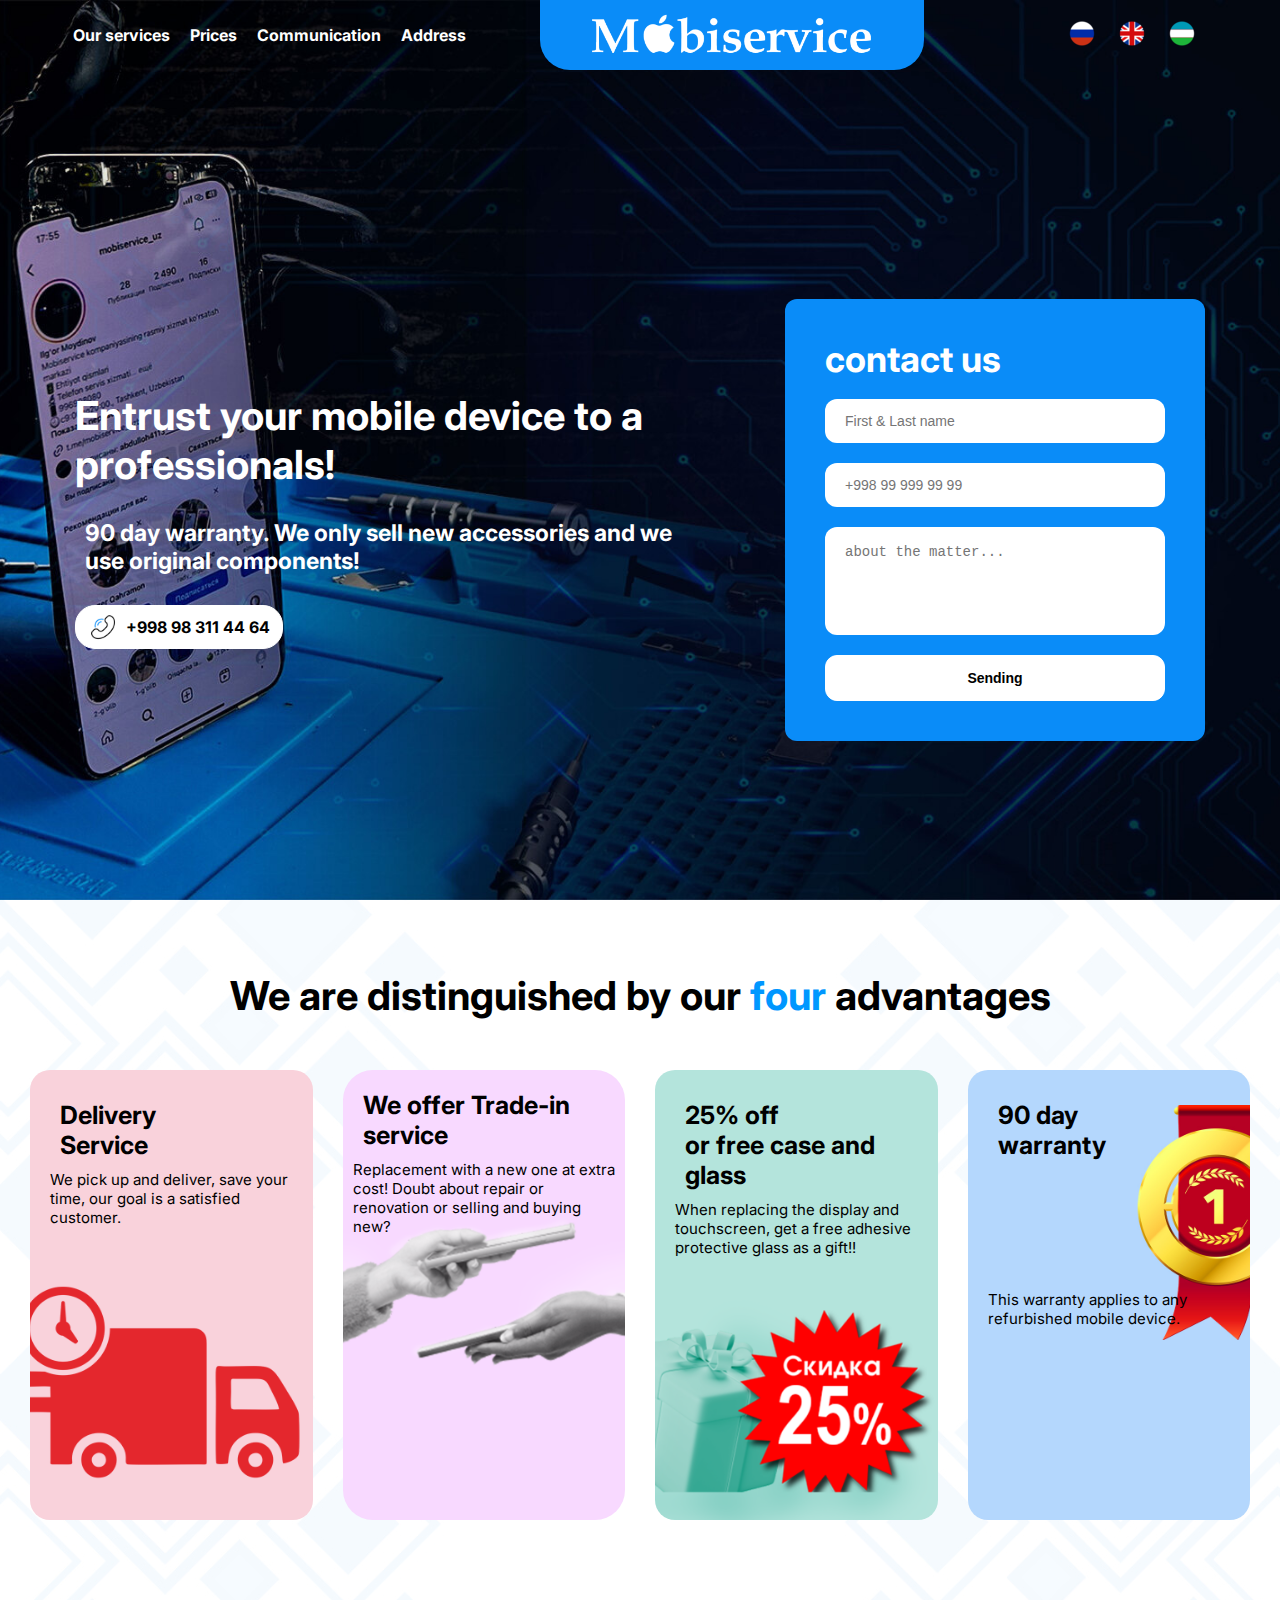
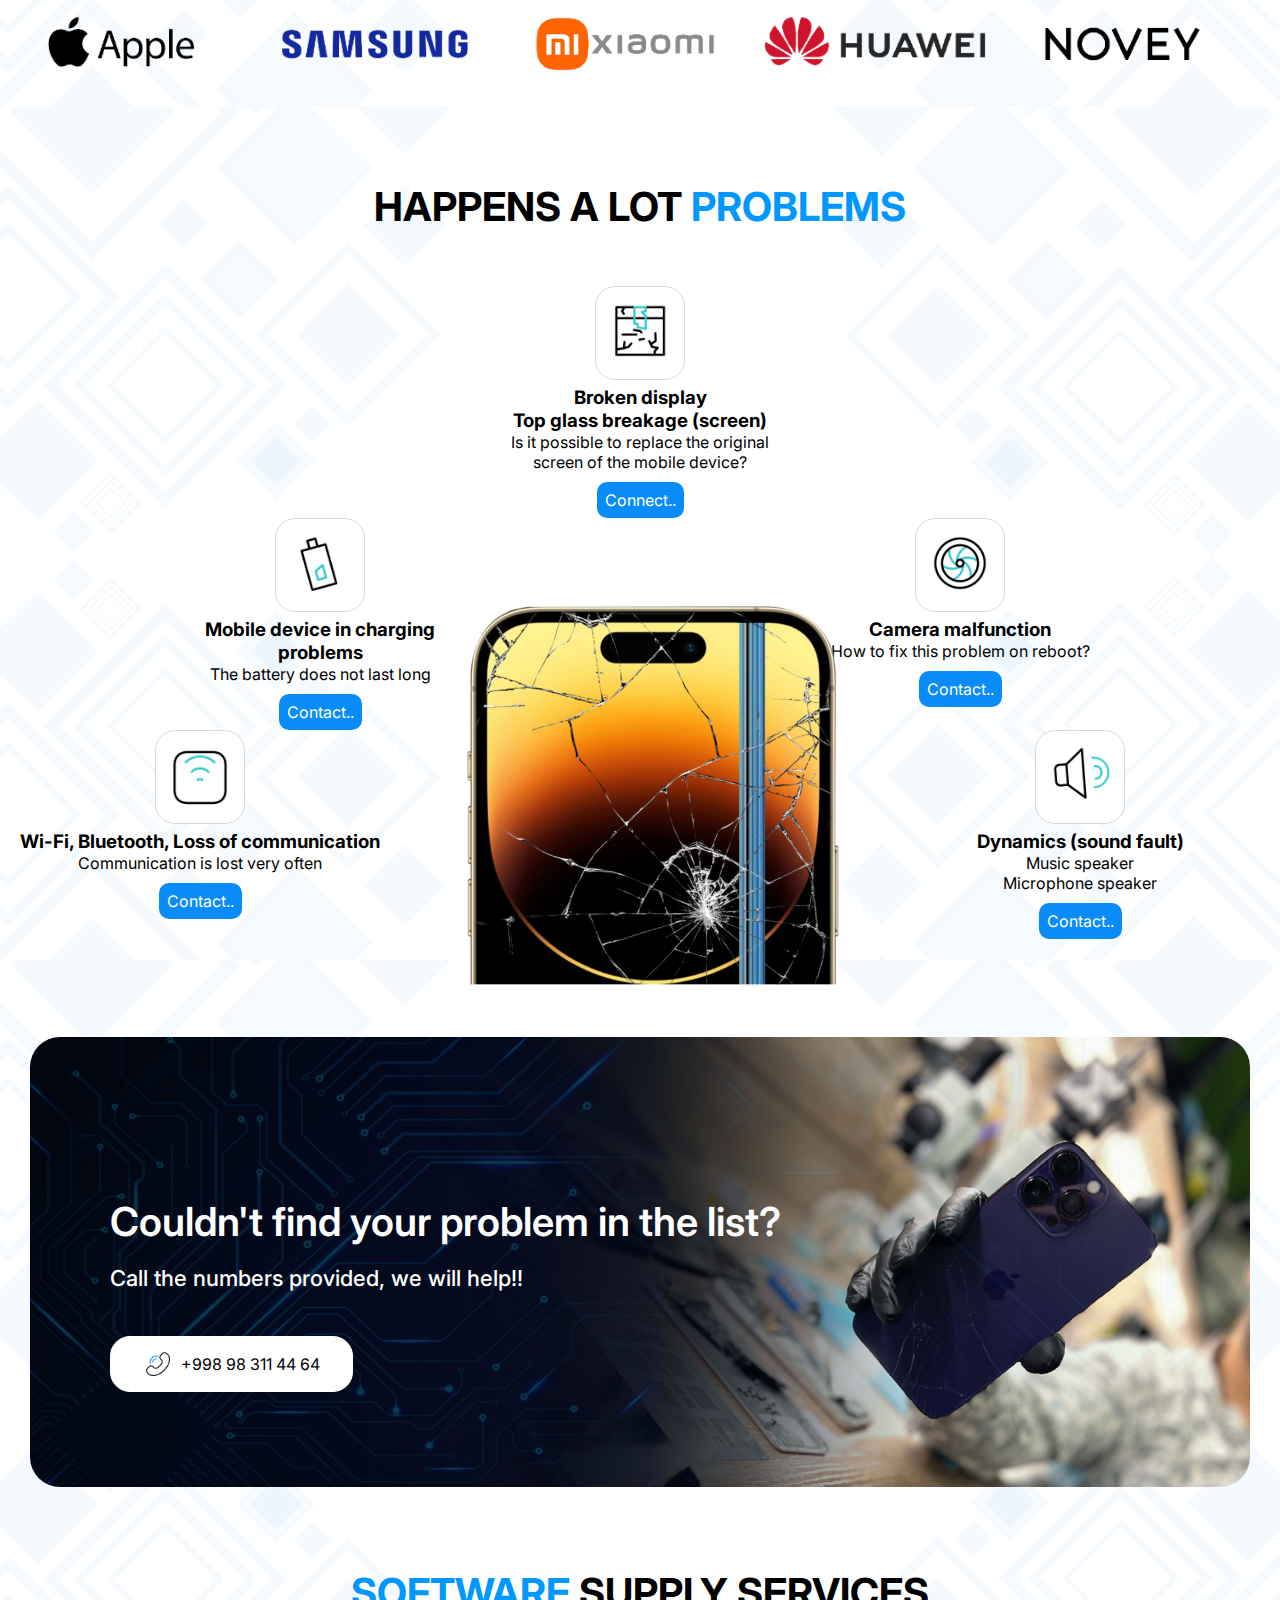
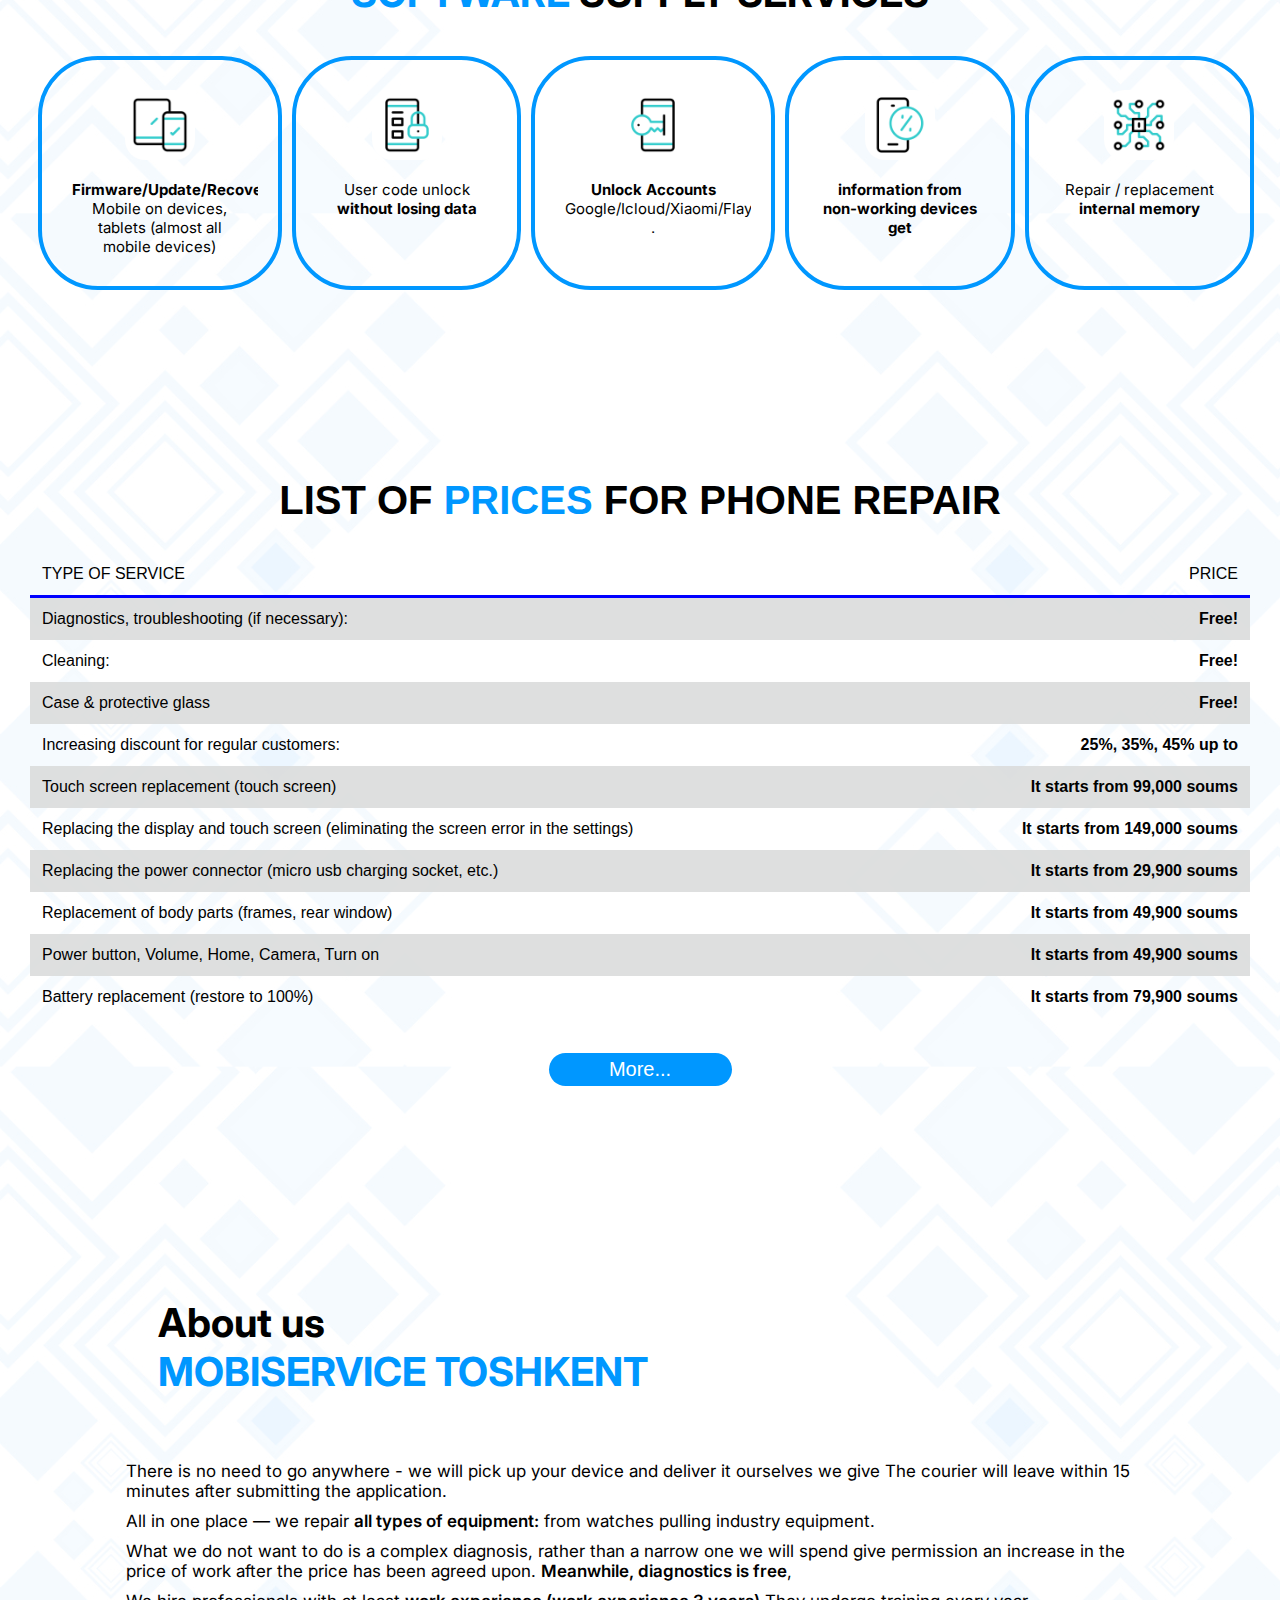
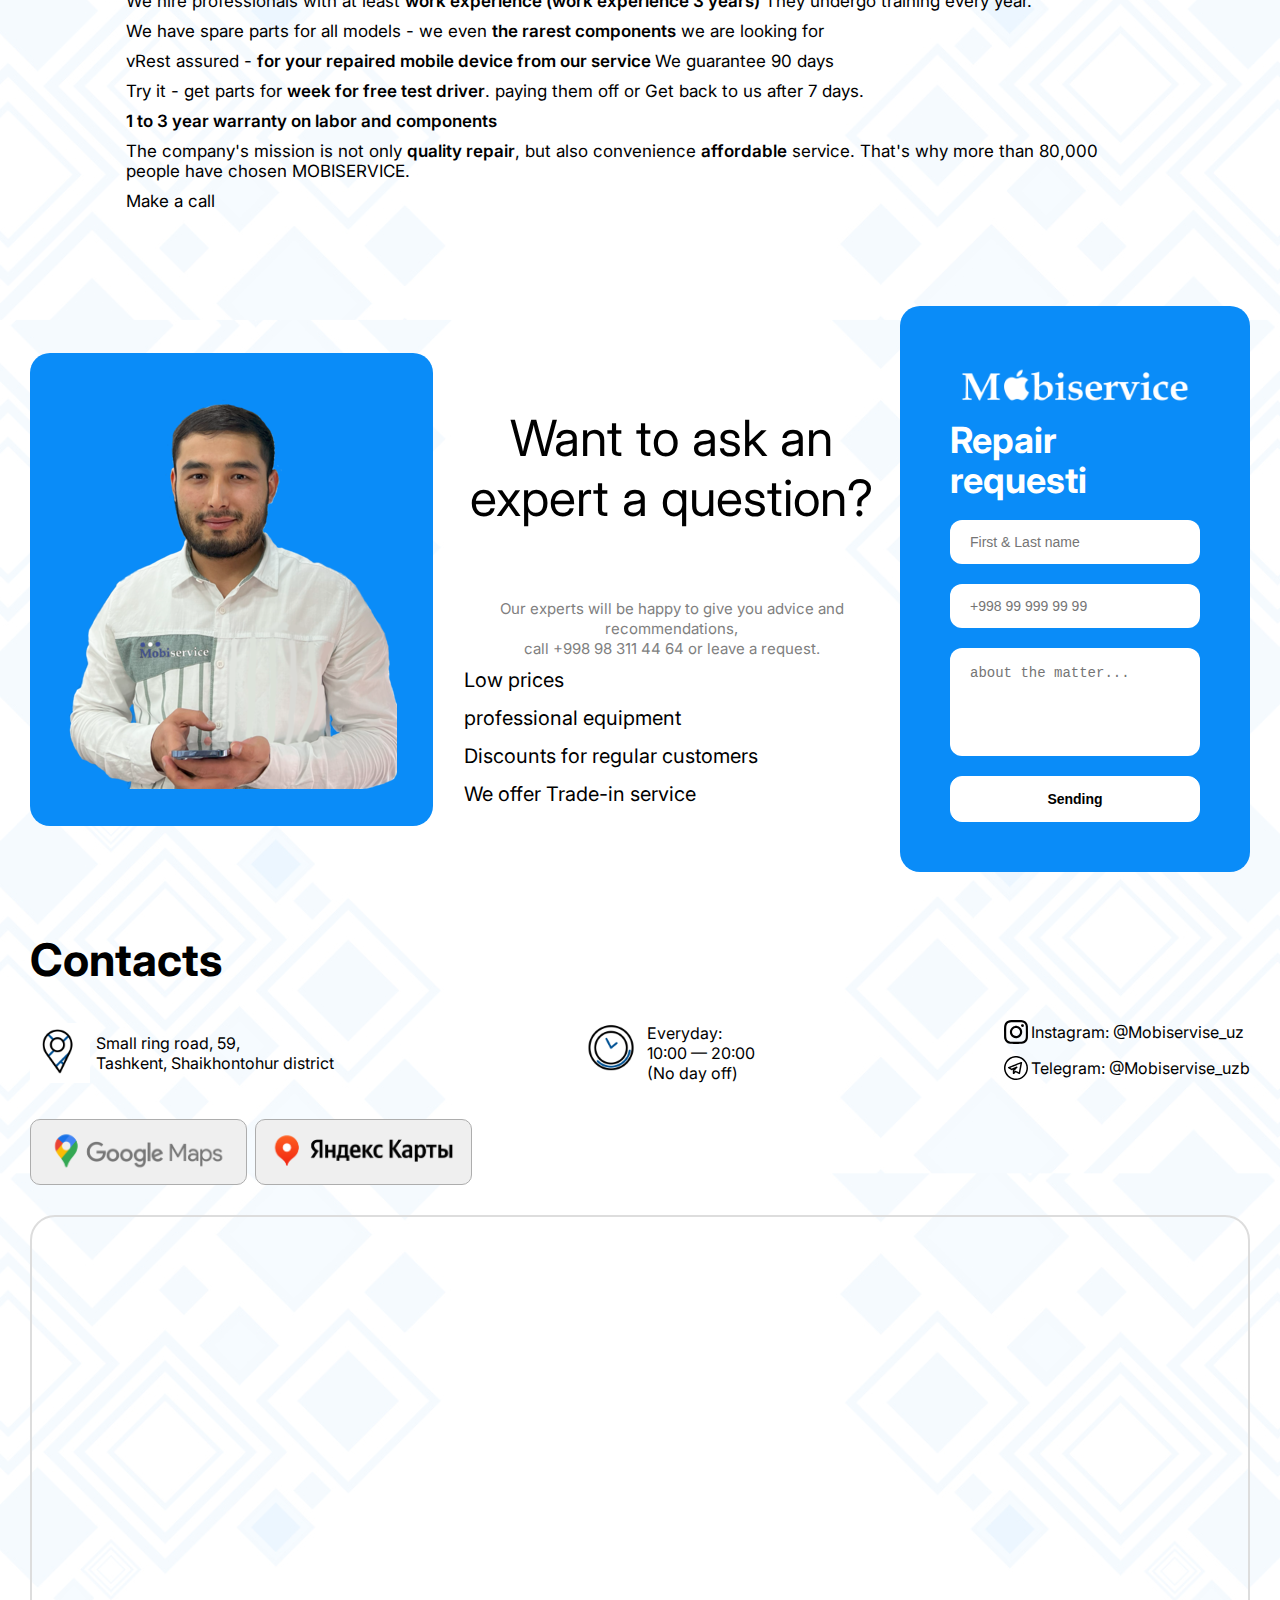
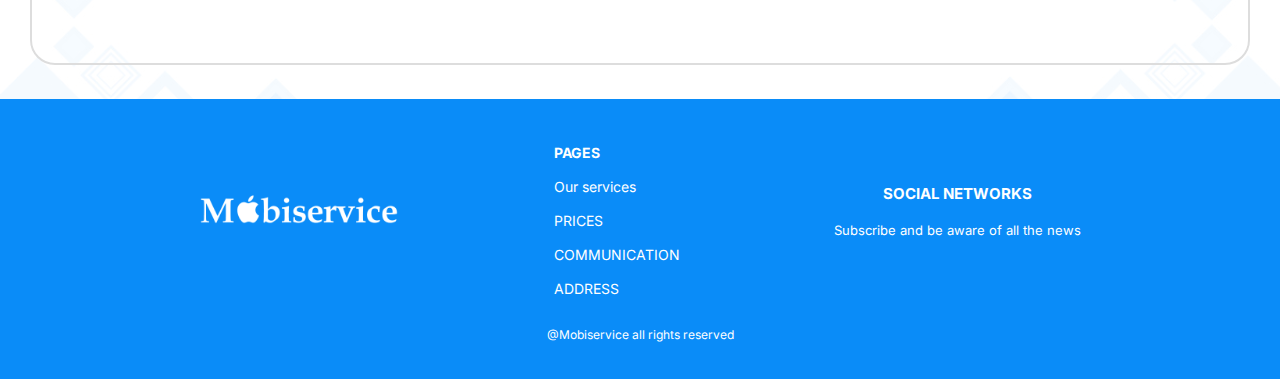
<file: en.html>
<!DOCTYPE html>
<html lang="en">

<head>
    <meta charset="UTF-8">
    <meta name="viewport" content="width=device-width, initial-scale=1.0">
    <title>Mobiservice</title>
     <meta name="keywords" content="remont telfon">
    <meta name="description" content="Birinchi raqamli mobil-qurilmalar servisi Toshkentdagi"> 
   <meta property="og:url" content="https://yusupov818.github.io/mobi-test-9/">
   <meta property="og:description" content="Birinchi raqamli mobil-qurilmalar servisi Toshkentdagi">
   <meta property="og:type" content="website">
   <meta property="og:image:width" content="1200">
   <meta property="og:image:height" content="630">
  
    <link rel="stylesheet" href="css/style.css">
    <link rel="stylesheet" href="css/media.css">
    <link href="https://cdn.lineicons.com/4.0/lineicons.css" rel="stylesheet" />
    <link rel="stylesheet" href="vendors/iziToast.min.css">
    <link href="image/log.jpg" rel="shortcut icon" sizes="150x150">
</head>

<body>
    <div class="wrapper">
        <main class="head_content">
            <header>
                <div class="container">
                    <div class="header_row">
                        <!-- HAMBURGER KNOPKA -->

                        <div class="hamburger-btn">
                            <div class="hamburger">
                                <button type="button" id="hamburger_btn">
                                    <svg xmlns="http://www.w3.org/2000/svg" width="30" height="16" viewBox="0 0 30 16">
                                        <rect x="10" width="20" height="2" color="white" fill="currentColor"></rect>
                                        <rect x="5" y="7" width="25" height="2" color="white" fill="currentColor">
                                        </rect>
                                        <rect x="10" y="14" width="20" height="2" color="white" fill="currentColor">
                                        </rect>
                                    </svg>
                                </button>

                            </div>
                        </div>
                        <nav class="header-row">
                            <ul class="header_menu">
                                <li>

                                    <a href="#servise">Our services</a>
                                </li>

                                <li>

                                    <a href="#narx">Prices</a>
                                </li>
                                <li>

                                    <a href="#call-back">Communication</a>
                                </li>
                                <li>

                                    <a href="#map">Address</a>
                                </li>


                            </ul>

                        </nav>
                        <!--  -->
                        <div class="logo">
                            <a href="index.html">
                                <img src="image/logo 1.png" alt="">
                            </a>
                        </div>

                        <div class=" ikki">
                            <a href="#">
                                <img src="image/logo 1.png" alt="">
                            </a>

                        </div>

                        <div class="lunge-mob">
                            

                                <li><a href="ru.html"><img src="image/ru (4).png" alt=""></a></li>
                                <li><a href="en.html"><img src="image/en.png" alt=""></a></li>
                                <li><a href="index.html"><img src="image/uzb.png" alt=""></a></li>


                            
                        </div>
                        <!-- linklar -->
                        <div class="social_links">
                            <ul>
                                <li>
                                    <a href="https://www.instagram.com/mobiservice_uz/">
                                        <i class="lni lni-instagram"></i>
                                    </a>
                                </li>
                                <li><a href=""><i class="lni lni-facebook-original"></i></a></li>
                                <li><a href=""><i class="lni lni-tiktok"></i></a></li>
                                <li><a href="https://t.me/MobiServicebot"><i class="lni lni-telegram-original"></i></a>
                                </li>
                                <div class="lungee">
                                    <li><a href="ru.html"><img src="image/ru (4).png" alt=""></a></li>
                                    <li><a href="en.html"><img src="image/en.png" alt=""></a></li>
                                    <li><a href="index.html"><img src="image/uzb.png" alt=""></a></li>

                                </div>
                            </ul>
                        </div>

                        <!-- <div class="phone">
                            <div>
                                <a href="tel:">
                                    +998 99 690 80 80
                                </a>
                            </div>
                            
                        </div> -->

                    </div>

                </div>

            </header>

            <section class="mob-menu-selected">


                <div class="glav-mob">

                  
                    <!--  -->
                    <div class="men-2">
                        <div class="men-2-2"><span style="color: gray;">Entrust your mobile device to a <span style="color: #0097ff;">professionals!</span></span></div>
                        <div class="men-2-2-2"><span style="color: gray;">Master repair with 15 years of experience 1
                            will finish in a day !!</span></div>
                    </div>
                    <!--  -->
                    <div class="men-3">
                        <div><img src="image/fon-media.jpg" alt=""></div>
                    </div>
                    <div class="men-4">
                        <div class="men-4-4">
                            <div>
                                <span style="color: #0097ff;"><i class="lni lni-checkmark-circle"></i></span>
                                <span>Warranty
                                    90 days</span>
                            </div>
                            <div>
                                <span style="color: #0097ff;"><i class="lni lni-checkmark-circle"></i></span>
                                <span>Diagnosis
                                    free!!!</span>
                            </div>
                        </div>
                        <div class="men-4-4">
                            <div>
                                <span style="color: #0097ff;"><i class="lni lni-checkmark-circle"></i></span>
                                <span> We only sell new accessories and we use original components!  </span>
                            </div>
                            <div>
                                <span style="color: #0097ff;"><i class="lni lni-checkmark-circle"></i></span>
                                <span>fast delivery</span>
                            </div>
                        </div>
                        <div class="men-5">
                            <div class="text_promo_btn"><img src="image/phone.gif" class="promo_icon">+998 99 690 80 80
                            </div>
                        </div>
                    </div>

                </div>
            </section>
            <!--  -->
            <section id="header-promo" class="header-promo">
                <div class="container">
                    <div class="header_promo bg-promo">
                        <div id="" class="text-promo ">
                            <span class="text_promo">Entrust your mobile device to a professionals!</span>
                            <div class="img-promo-1">
                                <i class="lni lni-checkmark-circle"></i>
                                <span>90 day  warranty.
                                    We only sell new accessories and
                                    we use original components!</span>
                            </div>
                            <div class="text_promo_btn"><img src="image/phone.gif" class="promo_icon">+998 98 311 44 64
                            </div>
                        </div>
                        <div class="call-back-form call2">
                            <div class="call_back_form2">
                                <div class="call-back-form-title">
                                    contact us
                                </div>
                                <div class="call-back-form-inputs">
                                    <form method="post" action="send.php">
                                        <input type="text" class="form-input" name="name" required
                                            placeholder="First & Last name" />
                                        <input type="text" class="form-input phone" id="phone" name="phone"
                                            placeholder="+998 99 999 99 99" required>
                                        <textarea name="message" rows="4" placeholder="about the matter..."></textarea>
                                        <button class="form-button" type="submit">Sending</button>
                                    </form>
                                </div>
                            </div>
                        </div>
                    </div>

                </div>
            </section>
        </main>




        <!-- TOP  -->
        <section id="top">

            <div class="top-text">
                We are distinguished by our   <span style="color: #0097ff;">four </span>advantages
            </div>
            <div class="top-pro">

                <div class="top-1">
                    <div class="top-1-txt">
                        <div>
                            <p class="bold">Delivery <br> Service</p>
                            <p>We pick up and deliver, save your time, our goal is a satisfied customer.</p>
                        </div>
                    </div>
                </div>
                <div class="top-2">
                    <div class="top-2-txt">
                        <p class="bold">We offer Trade-in service</p>  
                        <p>Replacement with a new one at extra cost!

                            Doubt about repair or renovation or selling and buying new?
                        </p>
                    </div>
                </div>
                <div class="top-3">
                    <div class="top-3-txt">
                        <p class="bold">25% off <br> or free case and glass</p>
                        <p>When replacing the display and touchscreen, get a free adhesive protective glass as a gift!!</p>
                    </div>
                </div>
                
                <div class="top-4 op-1">
                    <div class="top-4-txt">
                        <p class="bold">90 day <br> warranty</p>
                        <p style="margin-top: 120px;">This warranty applies to any refurbished mobile device.</p>
                    </div>
                </div>
            </div>
        </section>
        <!-- Brand Cotegory Block -->

        <section class="brand-cotegory">
            <div class="brand_cotegory animation_brand">
                <div class="brand_cotg">
                    <img src="image/1.png" class="brand_cotg_img">
                </div>
                <div class="brand_cotg">
                    <img src="image/2.png" class="brand_cotg_img">
                </div>
                <div class="brand_cotg">
                    <img src="image/3.png" class="brand_cotg_img">
                </div>
                <div class="brand_cotg">
                    <img src="image/4.png" class="brand_cotg_img">
                </div>
                <div class="brand_cotg">
                    <img src="image/5.png" class="brand_cotg_img">
                </div>
                <div class="brand_cotg">
                    <img src="image/6.png" class="brand_cotg_img">
                </div>
                <div class="brand_cotg">
                    <img src="image/7.png" class="brand_cotg_img">
                </div>
                <div class="brand_cotg">
                    <img src="image/8.png" class="brand_cotg_img">
                </div>
                <div class="brand_cotg">
                    <img src="image/9.png" class="brand_cotg_img">
                </div>

            </div>
            <div class="brand_cotegory animation_brand">
                <div class="brand_cotg">
                    <img src="image/1.png" class="brand_cotg_img">
                </div>
                <div class="brand_cotg">
                    <img src="image/2.png" class="brand_cotg_img">
                </div>
                <div class="brand_cotg">
                    <img src="image/3.png" class="brand_cotg_img">
                </div>
                <div class="brand_cotg">
                    <img src="image/4.png" class="brand_cotg_img">
                </div>
                <div class="brand_cotg">
                    <img src="image/5.png" class="brand_cotg_img">
                </div>
                <div class="brand_cotg">
                    <img src="image/6.png" class="brand_cotg_img">
                </div>
                <div class="brand_cotg">
                    <img src="image/7.png" class="brand_cotg_img">
                </div>
                <div class="brand_cotg">
                    <img src="image/8.png" class="brand_cotg_img">
                </div>
                <div class="brand_cotg">
                    <img src="image/9.png" class="brand_cotg_img">
                </div>
            </div>

        </section>


        <!-- Service Block -->

        <section id="servise" class="servise">

            <div class="ser-txt">
                <div>HAPPENS A LOT <span style="color: #0097ff;"> PROBLEMS</span></div>
            </div>
            <div class="servise-block_1">

                <div class="servise-block" data-target="fot-1">
                    <div class="servise-img">
                        <img src="image/parcel.gif">
                    </div>
                    <div class="servise_title">
                        <h3>Broken display <br>
                            Top glass breakage (screen)</h3>
                    </div>
                    <div class="servise_text txt1">
                        <span>Is it possible to replace the original screen of the mobile device?</span>
                    </div>
                    <span class="service_alink"><a href="#call-back">Connect..</a></span>
                </div>
            </div>


            <div class="servise-block_2">

                <div class="servise-block" data-target="fot-2">
                    <div class="servise-img">
                        <img src="image/battery.gif">
                    </div>
                    <div>
                        <h3>Mobile device
                            in charging <br>
                            problems</h3>
                    </div>
                    <div class="servise_text">
                        <span>The battery does not last long
                    </div>
                    <span class="service_alink"><a href="#call-back"> Contact..</a></span>
                </div>

                <div class="servise-block" data-target="fot-3">
                    <div class="servise-img">
                        <img src="image/shutter-photo.gif">
                    </div>
                    <div>
                        <h3>Camera malfunction</h3>
                    </div>
                    <div class="servise_text">
                        <span>How to fix this problem on reboot?</span>
                    </div>
                    <span class="service_alink"><a href="#call-back">Contact..</a></span>
                </div>
            </div>

            <div class="servise-block_3">
                <div class="servise-block" data-target="fot-4">
                    <div class="servise-img">
                        <img src="image/wifi.gif">
                    </div>
                    <div>
                        <h3>Wi-Fi, Bluetooth, Loss of communication</h3>
                    </div>
                    <div class="servise_text">
                        <span>Communication is lost very often</span>
                    </div>
                    <span class="service_alink"><a href="#call-back">Contact..</a></span>
                </div>

                <div class="servise-block" data-target="fot-5">
                    <div class="servise-img">
                        <img src="image/sound.gif">
                    </div>
                    <div>
                        <h3>Dynamics (sound fault)</h3>
                    </div>
                    <div class="servise_text">
                        <span>
                            Music speaker <br>
                            Microphone speaker</span>
                    </div>
                    <span class="service_alink"><a href="#call-back">Contact..</a></span>
                </div>
            </div>

            <div class="ser-foto">
                <nav class="fot-1"><span><img src="image/palasa.png" alt=""></span></nav>
                <nav class="fot-2"><span><img src="image/iphone3 (1).png" alt=""></span></nav>
                <nav class="fot-3"><span><img src="image/camera.png" alt=""></span></nav>
                <nav class="fot-4"><span><img src="image/iphone444.png" alt=""></span></nav>
                <nav class="fot-5"><span><img src="image/volumee.png" alt=""></span></nav>
            </div>

        </section>
    <!-- Promo Block -->

    <div class="promo-block">

        <div class="promo_block">

            <div class="promo-block-text">
                <div class="promo_block_title_1">
                    <span>Couldn't find your problem in the list?</span>
                </div>

                <div class="promo_block_title_2">
                    <p>Call the numbers provided, we will help!!</p>
                </div>

                <div class="promo_block_button"><img src="image/phone.gif" class="promo_icon">+998 98 311 44 64
                </div>

            </div>

        </div>
    </div>
        <!-- programma -->

        <section id="program">
            <div class="program">

                <div class="prog-1">
                    <div class="prog_1"><span style="color: #0097ff;">SOFTWARE </span> SUPPLY SERVICES</div>
                </div>

                <div class="prog-2">
                    <div class="prog_2">
                        <div class="prog-2-1" id="hover-card">
                            <div class="foto-2-1"><img src="image/responsive (1).gif" alt=""></div>
                            <div class="text-2-1"><span> <span id="bold">Firmware/Update/Recovery</span> <br>Mobile
                                on devices, tablets (almost all mobile devices)</span></div>
                        </div>
                        <div class="prog-2-2" id="hover-card">
                            <div class="foto-2-1"><img src="image/padlock.gif" alt=""></div>
                            <div class="text-2-1"><span>User code unlock <span
                                id="bold">without losing data </span> </span></div>
                        </div>
                        <div class="prog-2-3" id="hover-card">
                            <div class="foto-2-1"><img src="image/unlocked.gif" alt=""></div>
                            <div class="text-2-1"><span><span id="bold">Unlock Accounts</span>
                                    Google/Icloud/Xiaomi/Flayme . </span></div>
                        </div>
                        <div class="prog-2-4" id="hover-card">
                            <div class="foto-2-1"><img src="image/sales.gif" alt=""></div>
                            <div class="text-2-1"><span><span id="bold"> information from non-working devices
                                get </span></div>
                        </div>
                        <div class="prog-2-5" id="hover-card">
                            <div class="foto-2-1"><img src="image/circuit-board.gif" alt=""></div>
                            <div class="text-2-1"><span>Repair / replacement <span id="bold"> internal memory</span>
                                     </span></div>
                        </div>
                    </div>
                </div>

            </div>
        </section>

        <!-- More Service Block -->
        <div class="glav-price" id="narx">
            <div class="price-seting">
                <div class="text-price">
                    <p>LIST OF <span style="color: #0097ff;">PRICES</span> FOR PHONE REPAIR</p>
                </div>
                <!--  -->
                <div class="price-0">
                    <div>TYPE OF SERVICE</div>

                    <div>PRICE</div>
                </div>
                
                <!--  -->
                <div class="price-1">

                    <div>Diagnostics, troubleshooting (if necessary):</div>
                    <div class="bold-1">Free!</div>
                </div>
                <!--  -->
                <div class="price-2">
                    <div>Cleaning:</div>
                    <div class="bold-1">Free!</div>
                </div>
                 <!--  -->
                 <div class="price-1">

                    <div>Case & protective glass</div>
                    <div class="bold-1">Free!</div>
                </div>
                  <!--  -->
                  <div class="price-2">
                    <div>Increasing discount for regular customers:</div>
                    <div class="bold-1">25%, 35%, 45% up to</div>
                </div>
                <!--  -->
                <div class="price-1">
                    <div>Touch screen replacement (touch screen)</div>
                    <div class="bold-1">It starts from 99,000 soums</div>
                </div>
                <!--  -->
                <div class="price-2">
                    <div>Replacing the display and touch screen (eliminating the screen error in the settings)</div>
                    <div class="bold-1">It starts from 149,000 soums</div>
                </div>
                <!--  -->
                <div class="price-1">
                    <div>Replacing the power connector (micro usb charging socket, etc.)</div>
                    <div class="bold-1">It starts from 29,900 soums</div>
                </div>
                <!--  -->

                <div class="price-2">
                    <div>Replacement of body parts (frames, rear window)</div>
                    <div class="bold-1">It starts from 49,900 soums</div>
                </div>
                <!--  -->
                <div class="price-1">
                    <div>Power button, Volume, Home, Camera, Turn on</div>
                    <div class="bold-1"> It starts from 49,900 soums</div>
                </div>
                <!--  -->
                <div class="price-2">
                    <div>Battery replacement (restore to 100%)</div>
                    <div class="bold-1"> It starts from 79,900 soums</div>
                </div>



                <div class="disp-none">
                    <!--  -->
                    <div class="price-1">
                        <div>Processor replacement, repair:</div>
                        <div class="bold-1">It starts from 249,000 soums</div>
                    </div>
                    <!--  -->
                    <div class="price-2">
                        <div>Exchange of communication modules, repair, Wi-Fi, bluetooth</div>
                        <div class="bold-1">It starts from 99,000 soums</div>
                    </div>
                    <!--  -->
                    <div class="price-1">
                        <div>Repair phone circuit problems</div>
                        <div class="bold-1">It starts from 149,000 soums</div>
                    </div>
                    <!--  -->
                    <div class="price-2">
                        <div>Recovery from moisture (water, beer, coffee, tea, cola)</div>
                        <div class="bold-1">It starts from 94,900 soums</div>
                    </div>
                    <!--  -->
                    <div class="price-1">
                        <div>Restore deleted data</div>
                        <div class="bold-1"> It starts from 79,000 soums </div>
                    </div>
                    <!--  -->
                    <div class="price-2">
                        <div>Dynamic switching</div>
                        <div class="bold-1">It starts from 49,000 soums</div>
                    </div>
                    <!--  -->
                    <div class="price-1">
                        <div>Replacement and repair of front and rear cameras</div>
                        <div class="bold-1">It starts from 49,000 soums</div>
                    </div>
                    <!--  -->
                    <div class="price-2">
                        <div>SIM card reader replacement, repair (SIM tray)</div>
                        <div class="bold-1">It starts from 49,000 soums</div>
                    </div>
                    <!--  -->
                    <div class="price-1">
                        <div>Replace the microphone</div>
                        <div class="bold-1">It starts from 39,000 soums</div>
                    </div>
                    <!--  -->
                    <div class="price-2">
                        <div>Replacement / restoration of cables and connectors</div>
                        <div class="bold-1"> It starts from 49,000 soums </div>
                    </div>
                    <!--  -->
                    <div class="price-1">
                        <div>Flashing Android, iOS, Windows::</div>
                        <div class="bold-1">It starts from 29,000 soums</div>
                    </div>
                    <!--  -->
                    <!--  -->
                    <div class="price-2">
                        <div>FACE-ID recovery</div>
                        <div class="bold-1"> It starts from 199,000 soums </div>
                    </div>
                    <!--  -->
                    <div class="price-1">
                        <div>Tru-tone recovery</div>
                        <div class="bold-1">It starts from 49,000 soums</div>
                    </div>
                    <!--  -->
                    <div class="price-2">
                        <div>TURBO-SIM</div>
                        <div class="bold-1"> It starts from 149,000 soums </div>
                    </div>
                    <!--  -->
                    <div class="price-1">
                        <div>vibration</div>
                        <div class="bold-1">It starts from 59,000 soums</div>
                    </div>
                    <!--  -->
                    <div class="price-2">
                        <div>Reset the screen connector</div>
                        <div class="bold-1"> It starts from 119,000 soums </div>
                    </div>
                    <!--  -->
                    <div class="price-1">
                        <div>Reset Touch-ID</div>
                        <div class="bold-1">It starts from 71,000 soums</div>
                    </div>
                   
                    <!--  -->
                    <div class="price-2">
                        <div>Ear sensor</div>
                        <div class="bold-1">It starts from 89,000 soums</div>
                    </div>
                      <!--  -->
                      <div class="price-1">
                        <div>Memory replacement (burned memory)</div>
                        <div class="bold-1"> It starts from 199,000 soums </div>
                    </div>
                      <!--  -->
                      <div class="price-2">
                        <div>Headphones: (Airpods, Eirbuds)</div>
                        <div class="bold-1">89.000 so'mdan boshlanadi</div>
                    </div>
                        <!--  -->
                        <div class="price-1">
                            <div>Iwatch repair</div>
                            <div class="bold-1"> It starts from 150,000 soums </div>
                        </div>
                </div>

                <div class="price-txt">
                    <div class="price-text" id="touch">More...</div>
                </div>
            </div>
        </div>



        <!-- about -->

        <section class="top-about">

            <div class="about">
                <div class="about-1">
                    <div class="about-1-1">
                        <p>About us<br> <span style="color: #0097ff;">MOBISERVICE TOSHKENT</span> </p>
                    </div>
                </div>
                <div class="about-2">
                    <div class="about-2-2">
                        <ul>
                            <li>There is no need to go anywhere - we will pick up your device and deliver it ourselves
                                we give The courier will leave within 15 minutes after submitting the application.
                            </li>
                            <li>All in one place — we repair <span>all types of equipment:</span> from watches
                                pulling
                                industry
                                equipment.</li>
                            <li>What we do not want to do is a complex diagnosis, rather than a narrow one
                                we will spend
                                give permission
                                an increase in the price of work after the price has been agreed upon. <span> Meanwhile,
                                    diagnostics is free</span>,

                            </li>
                            <li>We hire professionals with at least <span> work experience
                                (work experience 3 years)</span>
                            They undergo training every year.</li>
                            <li>We have spare parts for all models - we even <span> the rarest
                                components</span>
                            we are looking for

                            </li>
                            <li>vRest assured - <span> for your repaired mobile device from our service
                            </span>We guarantee 90 days </li>
                            <li>Try it - get parts for <span> week for free
                                test driver</span>. paying them off or
                            Get back to us after 7 days.</li>
                            
                            <li><span> 1 to 3 year warranty on labor and components</span></li>
                        
                            <li>The company's mission is not only <span>quality repair</span>, but also convenience
                                <span> affordable</span> service.
                                That's why more than 80,000 people have chosen MOBISERVICE.
                            </li>
                            <li>Make a call </li>
                        </ul>
                    </div>
                </div>
            </div>
        </section>

    

        <!-- Call Back Block -->

        <section id="call-back" class="call-back">

            <div class="call_back">

                <div class="back-col">
                    <div class="call-back-img call_back_img">
                        <!-- <img src="image/man.png" class=""> -->
                    </div>
                    </div>

                <div class="call-back-text">

                    <div class="call_back_text call-span">
                        <span>Want to ask an expert a question?</span>
                    </div>
                    <div class="call_back_text">
                        <span style="color: grey; font-size: 15px;">
                            Our experts will be happy to give you advice and recommendations, <br> call +998 98 311 44 64 or leave a request.</span>
                    </div>


                    <div class="call-back-select">

                        <div class="call_back_select">
                            <div class="call_back_icon">
                                <i class="lni lni-coin"></i>
                                <span>Low prices</span>
                            </div>

                            <div class="call_back_icon">
                                <i class="lni lni-hammer"></i>
                                <span>professional equipment</span>
                            </div>
                        </div>
                        <div class="call_back_select">
                            <div class="call_back_icon">
                                <i class="lni lni-offer"></i>
                                <span>Discounts for regular customers</span>
                            </div>

                            <div class="call_back_icon">
                                <i class="lni lni-reload"></i>
                                <span>We offer Trade-in service</span>
                            </div>
                        </div>
                    </div>
                </div>

                <div class="call-back-form">
                    <div class="call_back_form">
                        <div class="brand-logo"><img src="image/logo 1.png" alt=""></div>
                        <div class="call-back-form-title">
                            <span>Repair requesti</span>
                        </div>
                        <div class="call-back-form-inputs">
                            <form method="post" action="send.php">
                                <input type="text" class="form-input" name="name" required placeholder="First & Last name" />
                                <input type="text" class="form-input " id="phone" name="phone"
                                    placeholder="+998 99 999 99 99" required>
                                <textarea name="message" rows="4" placeholder="about the matter..."></textarea>
                                <button class="form-button" type="submit">Sending</button>
                            </form>
                        </div>
                    </div>
                </div>
            </div>
        </section>

        <!-- Maps Block -->

        <section id="map" class="map">
            <div class="map-block">
                <div class="map-block-title">
                    <span>Contacts</span>
                </div>

                <div class="info-block">

                    <div class="info-block-location">
                        <div class="info_block_location">
                            <img src="image/location.gif" class="icon-map">
                            <span>Small ring road, 59, <br> Tashkent, Shaikhontohur district</span>
                        </div>
                    </div>

                    <div class="info-block-time">
                        <div class="info_block_time">
                            <img src="image/clock.gif" class="icon-map">
                            <span>Everyday: <br> 10:00 — 20:00<br>(No day off)<span>
                        </div>
                    </div>

                    <div class="info-block-social">

                        <div class="info_block_social">
                            <a href="https://instagram.com/mobiservice_uz" target="_blank">
                                <img src="image/instagram.svg">
                                <span>Instagram: @Mobiservise_uz</span></a>
                        </div>
                        <div class="info_block_social">
                            <a href="https://t.me/mobiservice_uzb" target="_blank">
                                <img src="image/telegram.svg">
                                <span>Telegram: @Mobiservise_uzb</span></a>
                        </div>

                    </div>

                </div>

                <div class="map-button">
                    <div class="map_button">
                        <a href="https://goo.gl/maps/2qUjmsvxL2p31ZzC9" target="_blank">
                            <button>
                                <img style="width: 100%;" src="image/Google.png" alt="">
                            </button>
                        </a>
                    </div>
                    <div class="map_button">
                        <a href="https://yandex.uz/maps/-/CTDw4pq" target="_blank">
                            <button>
                                <img style="width: 100%;" src="image/Yandex.png" alt="">
                            </button>
                        </a>
                    </div>
                    <!-- <div class="map_button">
                        <a href="https://taxi.yandex.uz/ru_uz/order/?gfrom=%2C&gto=41.338539%2C69.272397&tariff=econom&lang=ru&utm_source=yamaps&utm_medium=2334692&ref=2334692"
                            target="_blank">
                            <button>
                                <img style="width: 100%;" src="image/YandexGo.png">
                            </button>
                        </a>
                    </div> -->
                </div>

                <div class="yandex-map">
                    <div style="position:relative;overflow:hidden;">
                        
                        <iframe
                            src="https://yandex.uz/map-widget/v1/?from=tabbar&ll=69.271899%2C41.338766&mode=whatshere&source=serp_navig&whatshere%5Bpoint%5D=69.271909%2C41.338797&whatshere%5Bzoom%5D=21&z=21"
                            width="100%" height="450" frameborder="1" allowfullscreen="true"
                            style="position:relative;"></iframe>
                    </div>
                </div>
            </div>
        </section>

        <!-- Footer -->

        <footer>
            <section>
                <div class="fot1">
                    <!--  -->
                    <div class="pos1">
                        <div class="logo-fot"><img src="image/logo 1.png" alt=""></div><br>

                    </div>
                    <!--  -->
                    <div class="post2">
                        <div><span>
                                <h4>PAGES</h4>
                            </span></div><br>
                        <div class="hover-a"> <a href="#servise">Our services</a></div><br>

                        <div class="hover-a"> <a href="#narx">PRICES</a></div><br>
                        <div class="hover-a"><a href="#call-back">COMMUNICATION</a></div><br>
                        <div class="hover-a"><a href="#map">ADDRESS</a></div>
                    </div>
                    <!--  -->
                    <div class="post3">
                        <div>
                            <h4>SOCIAL NETWORKS</h4>
                        </div> <br>
                        <div>
                            <p>Subscribe and be aware of all the news</p>
                        </div> <br>
                        <div class="ijtimoiy-tarmoq hover-a">
                            <a href="https://www.instagram.com/mobiservice_uz/"><i class="lni lni-instagram-original"></i></a>
                            <a href="https://t.me/MobiServicebot"><i class="lni lni-telegram-original"></i></a>
                             <a href="#"><i class="lni lni-facebook-original"></i></a>
                             <a href="https://www.youtube.com/@mobiserviceuz"><i class="lni lni-youtube"></i></a>
                        </div>
                    </div>
                </div>
                <!--  -->

                <div class="web-site">
                    <div>@Mobiservice all rights reserved</div>
                    <!-- <div>web-site by @YUSUPOV_AMIR</div> -->
                </div>
            </section>
        </footer>


    </div>

    <!--  -->
    <div class="hamburger_menu">
        <div class="hamburger_wrapper">
            <div class="hamburger_close">
                <button class="hamburger_close-btn">
                    <svg width="12" height="12" viewBox="0 0 12 12" fill="none" xmlns="http://www.w3.org/2000/svg">
                        <path d="M11 1L1 11" stroke="#fff" stroke-width="1.5" stroke-linecap="round"
                            stroke-linejoin="round" />
                        <path d="M1 1L11 11" stroke="#fff" stroke-width="1.5" stroke-linecap="round"
                            stroke-linejoin="round" />
                    </svg>
                </button>
            </div>
            <div class="hamburger_content">
                <div class="hamburger_top">
                    <div class="logo1">
                        <a href="index.html">
                            <img src="image/logo 1.png" alt="logo" />
                        </a>
                    </div>
                    <!-- <div class="til-page">
                        <li><img src="image/ru (4).png"></li>
                        <li><a href="ru.html">RU</a></li>
                        <li><img src="image/uzb.png" alt=""></li>
                        <li><a href="index.html">UZ</a></li>
                        <li><img src="image/en.png" alt=""></li>
                        <li><a href="index.html">EN</a></li>
                    </div> -->
                </div>
                <div class="social">
                    <li>
                        <a href="https://www.instagram.com/mobiservice_uz/">
                            <i class="lni lni-instagram"></i>
                        </a>
                    </li>
                    <li><a href=""><i class="lni lni-facebook-original"></i></a></li>
                    <li><a href=""><i class="lni lni-tiktok"></i></a></li>
                    <li><a href="https://t.me/MobiServicebot"><i class="lni lni-telegram-original"></i></a></li>
                    <li><a href="#">+998 98 311 44 64</a></li>
                </div>
                <div class="hamburger_menu_list">
                    <ul>
                        <li>

                            <a href="#servise">our services</a>
                        </li>

                        <li>

                            <a href="#narx">Prices</a>
                        </li>
                        <li>

                            <a href="#call-back">Communication</a>
                        </li>
                        <li>

                            <a href="#map">Address</a>
                        </li>


                    </ul>
                </div>
            </div>

        </div>
    </div>
    <div class="overlay"></div>
    <script src="js/jquery-3.6.0.min.js"></script>
    <script src="js/jquery.maskedinput.js"></script>
    <script src="vendors/iziToast.min.js"></script>
    <script src="js/main.js"></script>
</body>

</html>
</file>
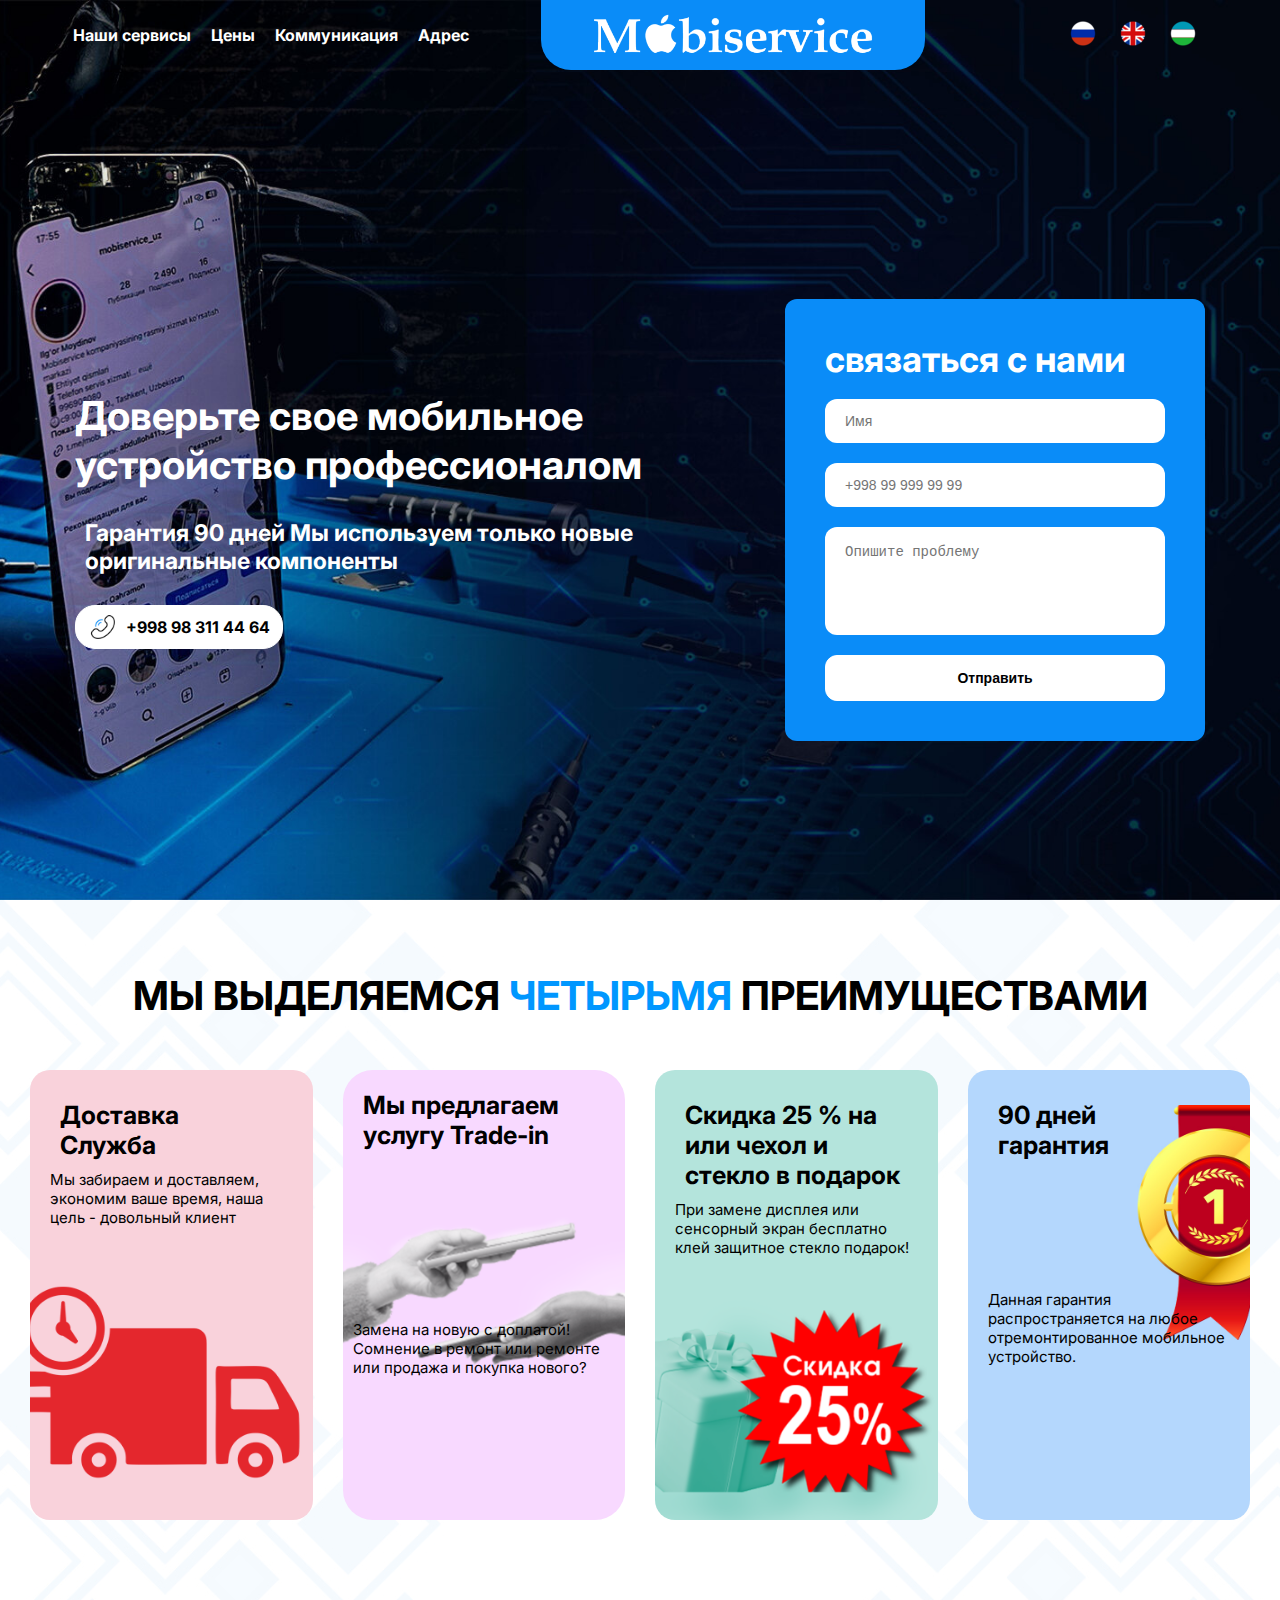
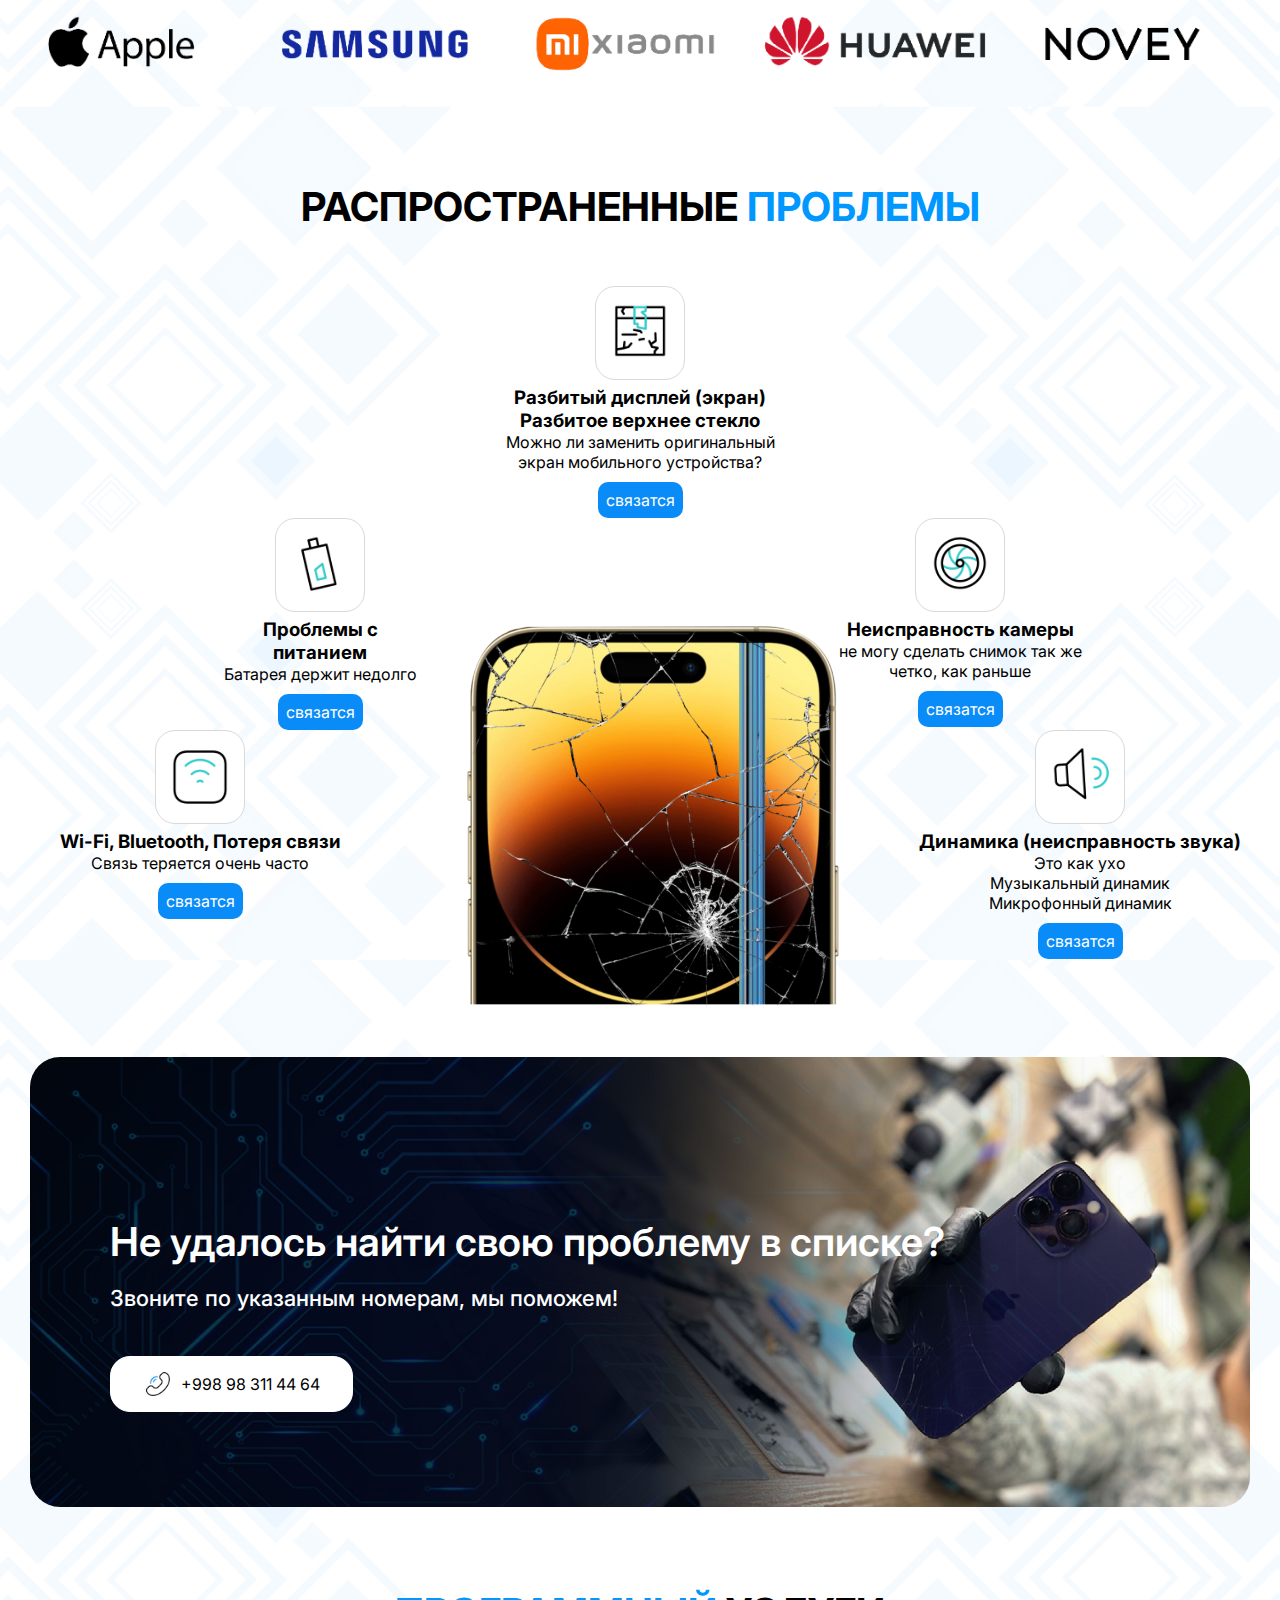
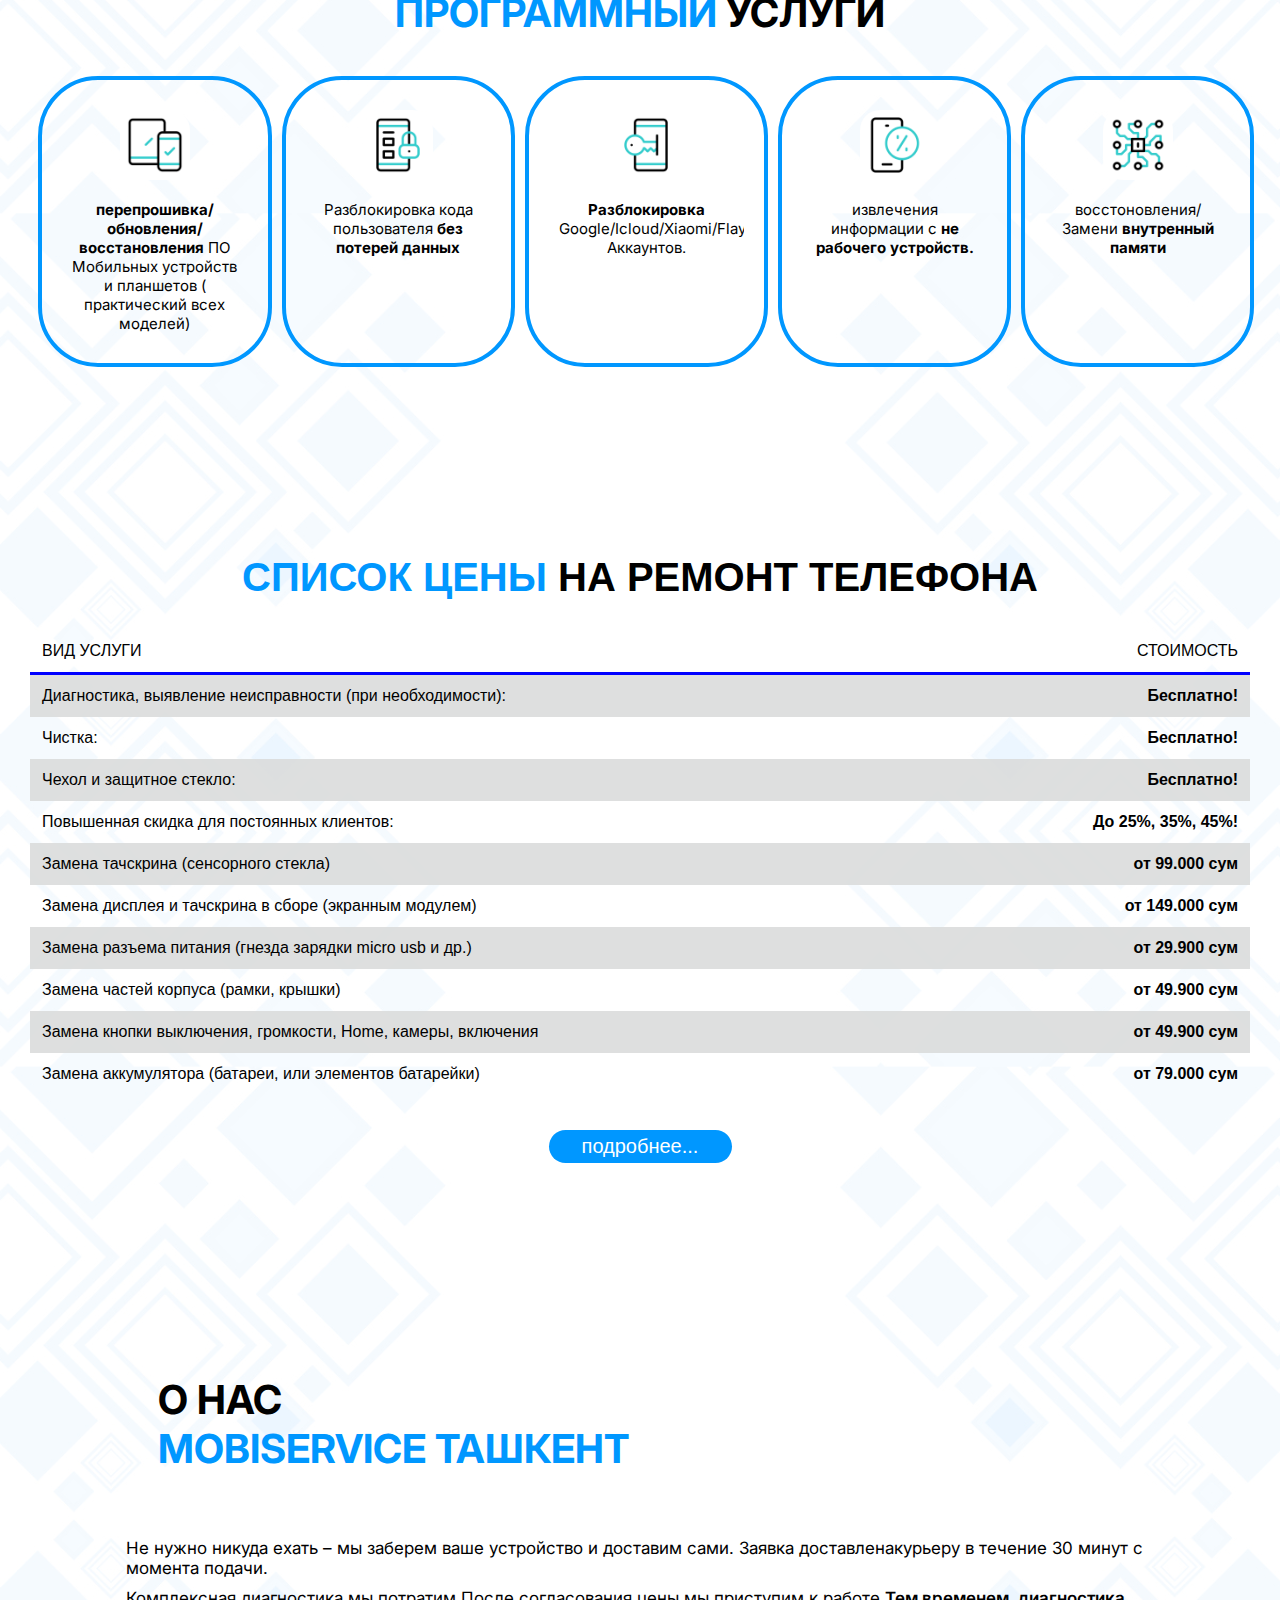
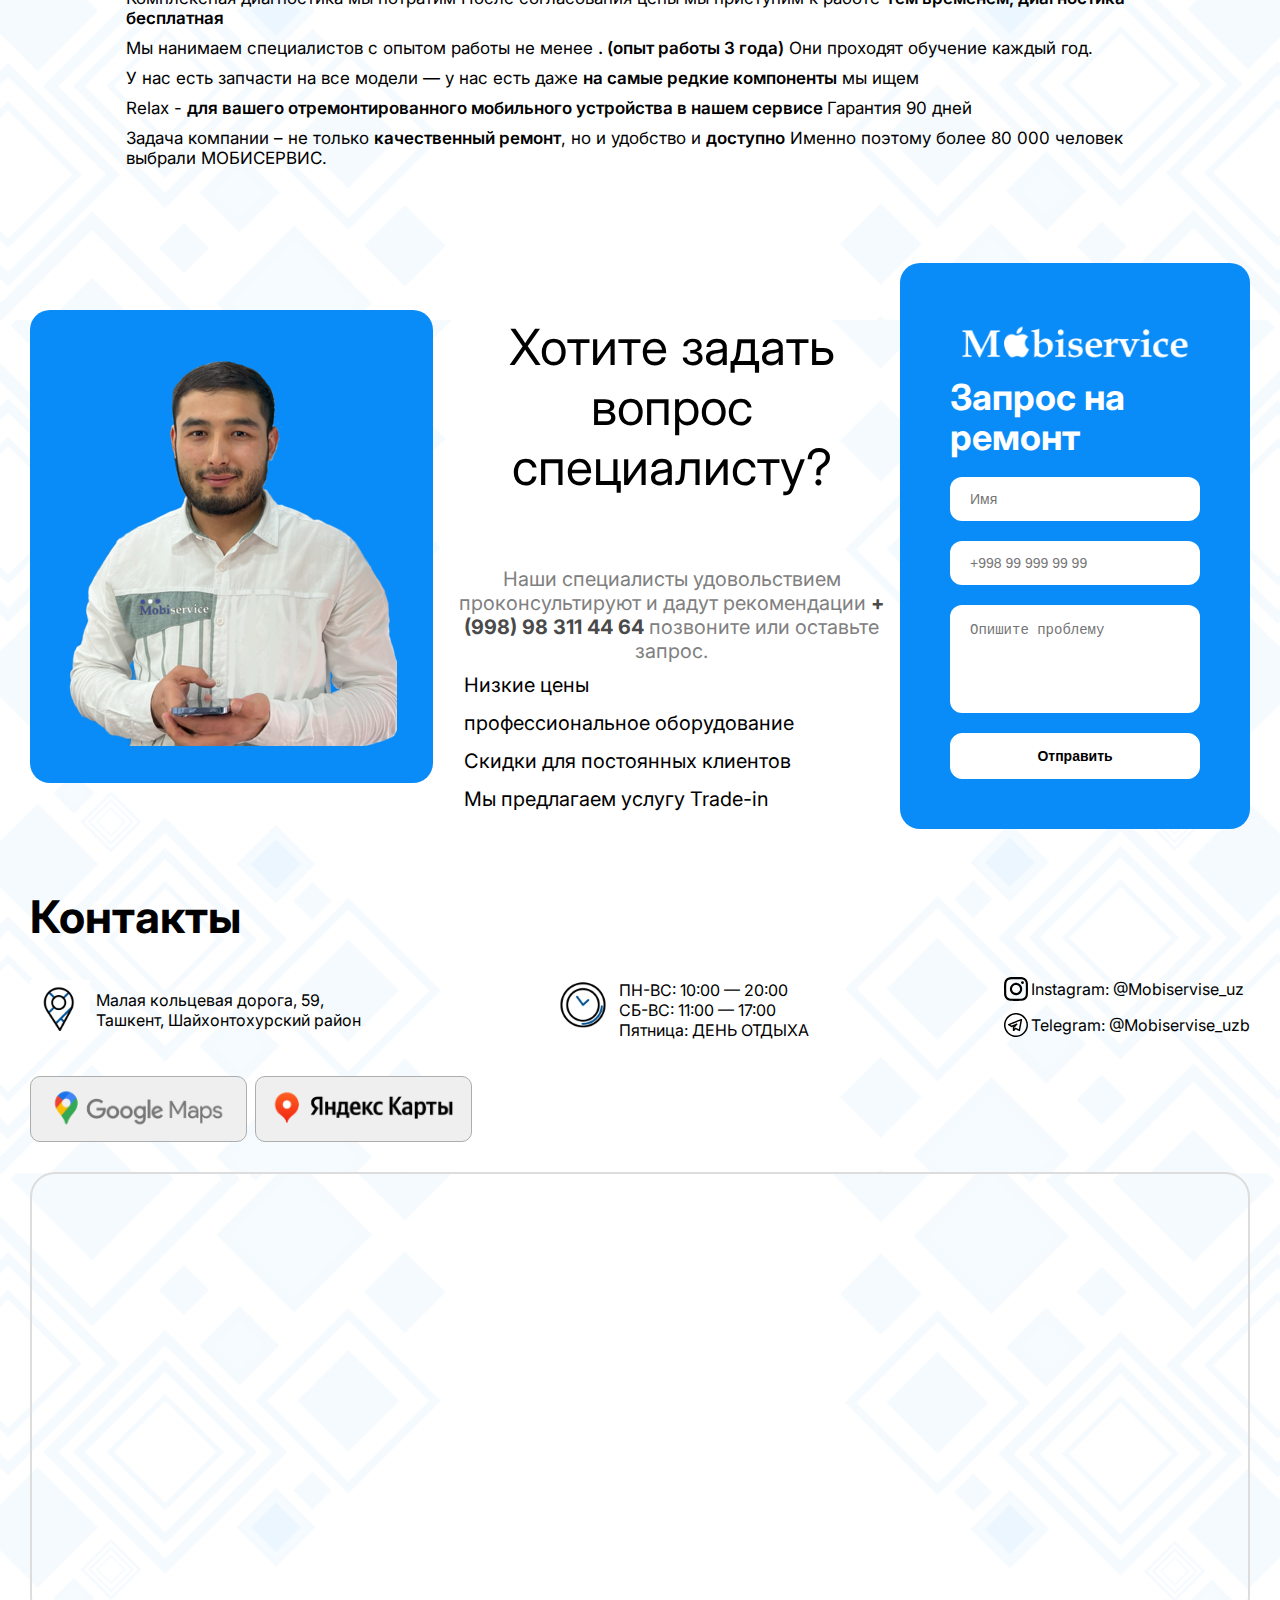
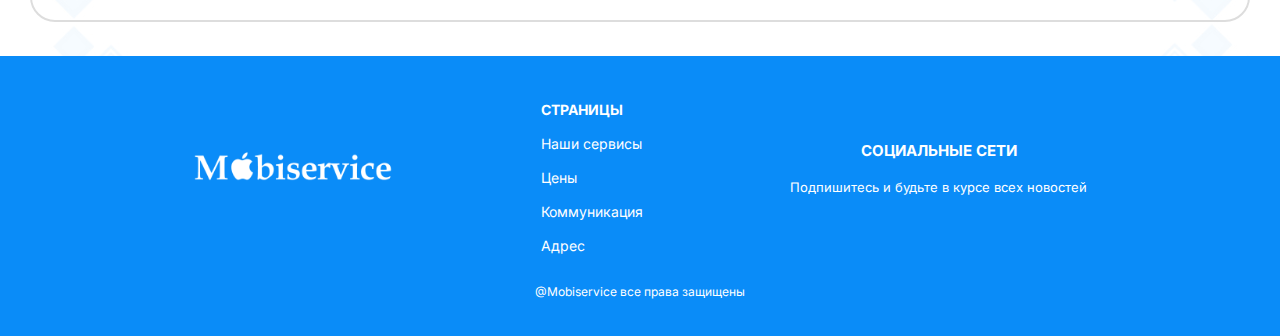
<file: ru.html>
<!DOCTYPE html>
<html lang="en">

<head>
    <meta charset="UTF-8">
    <meta name="viewport" content="width=device-width, initial-scale=1.0">
    <title>Mobiservice</title>
    <meta name="keywords" content="remont telfon">
    <meta name="description" content="Birinchi raqamli mobil-qurilmalar servisi Toshkentdagi">
    <meta property="og:url" content="https://yusupov818.github.io/mobi-test-9/">
    <meta property="og:description" content="Birinchi raqamli mobil-qurilmalar servisi Toshkentdagi">
    <meta property="og:type" content="website">
    <meta property="og:image:width" content="1200">
    <meta property="og:image:height" content="630">
    <link rel="stylesheet" href="css/style.css">
    <link rel="stylesheet" href="css/media.css">
    <link href="https://cdn.lineicons.com/4.0/lineicons.css" rel="stylesheet" />
    <link rel="stylesheet" href="vendors/iziToast.min.css">
</head>

<body>
    <div class="wrapper">
        <main class="head_content">
            <header>
                <div class="container">
                    <div class="header_row">
                        <!-- HAMBURGER KNOPKA -->

                        <div class="hamburger-btn">
                            <div class="hamburger">
                                <button type="button" id="hamburger_btn">
                                    <svg xmlns="http://www.w3.org/2000/svg" width="30" height="16" viewBox="0 0 30 16">
                                        <rect x="10" width="20" height="2" color="white" fill="currentColor"></rect>
                                        <rect x="5" y="7" width="25" height="2" color="white" fill="currentColor">
                                        </rect>
                                        <rect x="10" y="14" width="20" height="2" color="white" fill="currentColor">
                                        </rect>
                                    </svg>
                                </button>

                            </div>
                        </div>
                        <nav class="header-row">
                            <ul class="header_menu">
                                <li>

                                    <a href="#servise">Наши сервисы</a>
                                </li>

                                <li>

                                    <a href="#narx">Цены</a>
                                </li>
                                <li>

                                    <a href="#call-back">Коммуникация</a>
                                </li>
                                <li>

                                    <a href="#map">Адрес</a>
                                </li>


                            </ul>

                        </nav>
                        <!--  -->
                        <div class="logo">
                                <a href="index.html">
                                    <img src="image/logo 1.png" alt="">
                                </a>
                            </div>

                            <div class=" ikki">
                                <a href="#">
                                    <img src="image/logo 1.png" alt="">
                                </a>

                            </div>

                            <div class="lunge-mob">
                                

                                    <li><a href="ru.html"><img src="image/ru (4).png" alt=""></a></li>
                                    <li><a href="en.html"><img src="image/en.png" alt=""></a></li>
                                    <li><a href="index.html"><img src="image/uzb.png" alt=""></a></li>


                                
                            </div>
                        <!-- linklar -->
                        <div class="social_links">
                            <ul>
                                <li>
                                    <a href="https://www.instagram.com/mobiservice_uz/">
                                        <i class="lni lni-instagram"></i>
                                    </a>
                                </li>
                                <li><a href=""><i class="lni lni-facebook-original"></i></a></li>
                                <li><a href=""><i class="lni lni-tiktok"></i></a></li>
                                <li><a href="https://t.me/MobiServicebot"><i class="lni lni-telegram-original"></i></a></li>
                                <div class="lungee">
                                    <li><a href="ru.html"><img src="image/ru (4).png" alt=""></a></li>
                                    <li><a href="en.html"><img src="image/en.png" alt=""></a></li>
                                    <li><a href="index.html"><img src="image/uzb.png" alt=""></a></li>

                                </div>
                            </ul>
                        </div>

                        <!-- <div class="phone">
                            <div>
                                <a href="tel:">
                                    +998 99 690 80 80
                                </a>
                            </div>
                           
                        </div> -->

                    </div>

                </div>

            </header>

            <section class="mob-menu-selected">


                <div class="glav-mob">

                  
                    <!--  -->
                    <div class="men-2">
                        <div class="men-2-2"><span style="color: gray;">Доверьте свое мобильное устройство <span style="color: #0097ff;">профессионалом</span></span>
                                </div>
                        <div class="men-2-2-2"><span style="color: gray;">Специалисты с 15-летним опытом выполнят ремонт за 1 день.</span></div>
                    </div>
                    <!--  -->
                    <div class="men-3">
                        <div><img src="image/fon-media.jpg" alt=""></div>
                    </div>
                    <div class="men-4">
                        <div class="men-4-4">
                            <div>
                                <span style="color: #0097ff;"><i class="lni lni-checkmark-circle"></i></span>
                                <span>Гарантия
                                    90 дней</span>
                            </div>
                            <div>
                                <span style="color: #0097ff;"><i class="lni lni-checkmark-circle"></i></span>
                                <span>Диагностика
                                    бесплатно!!!</span>
                            </div>
                        </div>
                        <div class="men-4-4">
                            <div>
                                <span style="color: #0097ff;"><i class="lni lni-checkmark-circle"></i></span>
                                <span>Мы используем только новые оригинальные компоненты! </span>
                            </div>
                            <div>
                                <span style="color: #0097ff;"><i class="lni lni-checkmark-circle"></i></span>
                                <span>Быстрая доставка</span>
                            </div>
                        </div>
                        <div class="men-5">
                            <div class="text_promo_btn"><img src="image/phone.gif" class="promo_icon"> Быстрый
                                консультация</div>
                        </div>
                    </div>

                </div>
            </section>
            <!--  -->
            <section id="header-promo" class="header-promo">
                <div class="container">
                    <div class="header_promo bg-promo">
                        <div id="" class="text-promo ">
                            <span class="text_promo">Доверьте свое мобильное устройство  профессионалом</span>
                            <div class="img-promo-1">
                                <i class="lni lni-checkmark-circle"></i>
                                <span>Гарантия 90 дней
                                    Мы используем только новые
                                    оригинальные компоненты</span>
                            </div>
                            <div class="text_promo_btn"><img src="image/phone.gif" class="promo_icon">+998 98 311 44 64
                            </div>
                        </div>
                        <div class="call-back-form call2">
                            <div class="call_back_form2">
                                <div class="call-back-form-title">
                                    связаться с нами
                                </div>
                                <div class="call-back-form-inputs">
                                    <form method="post" action="send.php">
                                        <input type="text" class="form-input" name="name" required placeholder="Имя" />
                                        <input type="text" class="form-input phone" id="phone" name="phone"
                                            placeholder="+998 99 999 99 99" required>
                                        <textarea name="message" rows="4" placeholder="Опишите проблему"></textarea>
                                        <button class="form-button" type="submit">Отправить</button>
                                    </form>
                                </div>
                            </div>
                        </div>
                    </div>

                </div>
            </section>
        </main>





        <!-- TOP  -->
        <section id="top">

            <div class="top-text">
                МЫ ВЫДЕЛЯЕМСЯ  <span style="color: #0097ff;">ЧЕТЫРЬМЯ </span> ПРЕИМУЩЕСТВАМИ
            </div>
            <div class="top-pro">

                <div class="top-1">
                    <div class="top-1-txt">
                        <div>
                            <p class="bold">Доставка <br> Служба</p>
                            <p>Мы забираем и доставляем, экономим ваше время, наша цель - довольный клиент
                                </p>
                        </div>
                    </div>
                </div>
                <div class="top-2">
                    <div class="top-2-txt">
                        <p class="bold">Мы предлагаем услугу Trade-in <br></p>
                        <p style="margin-top: 160px;">Замена на новую с доплатой!</p>
                        <p>Сомнение в ремонт или ремонте
                            или продажа и покупка нового?
                        </p>
                    </div>
                </div>
                <div class="top-3">
                    <div class="top-3-txt">
                        <p class="bold">Скидка 25 % на <br> или  чехол и стекло в подарок</p>
                        <p>При замене дисплея или
                            сенсорный экран бесплатно
                            клей защитное стекло
                            подарок!</p>
                    </div>
                </div>
                <div class="top-4 op-1">
                    <div class="top-4-txt">
                        <p class="bold">90 дней
                            <br>
                            гарантия
                        </p>
                        <p style="margin-top: 120px;">Данная гарантия распространяется на любое отремонтированное
                            мобильное устройство.</p>
                    </div>
                </div>
            </div>
        </section>
        <!-- Brand Cotegory Block -->

        <section class="brand-cotegory">
            <div class="brand_cotegory animation_brand">
                <div class="brand_cotg">
                    <img src="image/1.png" class="brand_cotg_img">
                </div>
                <div class="brand_cotg">
                    <img src="image/2.png" class="brand_cotg_img">
                </div>
                <div class="brand_cotg">
                    <img src="image/3.png" class="brand_cotg_img">
                </div>
                <div class="brand_cotg">
                    <img src="image/4.png" class="brand_cotg_img">
                </div>
                <div class="brand_cotg">
                    <img src="image/5.png" class="brand_cotg_img">
                </div>
                <div class="brand_cotg">
                    <img src="image/6.png" class="brand_cotg_img">
                </div>
                <div class="brand_cotg">
                    <img src="image/7.png" class="brand_cotg_img">
                </div>
                <div class="brand_cotg">
                    <img src="image/8.png" class="brand_cotg_img">
                </div>
                <div class="brand_cotg">
                    <img src="image/9.png" class="brand_cotg_img">
                </div>

            </div>
            <div class="brand_cotegory animation_brand">
                <div class="brand_cotg">
                    <img src="image/1.png" class="brand_cotg_img">
                </div>
                <div class="brand_cotg">
                    <img src="image/2.png" class="brand_cotg_img">
                </div>
                <div class="brand_cotg">
                    <img src="image/3.png" class="brand_cotg_img">
                </div>
                <div class="brand_cotg">
                    <img src="image/4.png" class="brand_cotg_img">
                </div>
                <div class="brand_cotg">
                    <img src="image/5.png" class="brand_cotg_img">
                </div>
                <div class="brand_cotg">
                    <img src="image/6.png" class="brand_cotg_img">
                </div>
                <div class="brand_cotg">
                    <img src="image/7.png" class="brand_cotg_img">
                </div>
                <div class="brand_cotg">
                    <img src="image/8.png" class="brand_cotg_img">
                </div>
                <div class="brand_cotg">
                    <img src="image/9.png" class="brand_cotg_img">
                </div>
            </div>

        </section>


        <!-- Service Block -->

        <section id="servise" class="servise">
            <div class="ser-txt">
                <div>РАСПРОСТРАНЕННЫЕ <span style="color: #0097ff;"> ПРОБЛЕМЫ </span></div>
            </div>
            <div class="servise-block_1">

                <div class="servise-block" data-target="fot-1">
                    <div class="servise-img">
                        <img src="image/parcel.gif">
                    </div>
                    <div class="servise_title">
                        <h3>Разбитый дисплей (экран) <br>
                            Разбитое верхнее стекло </h3>
                    </div>
                    <div class="servise_text">
                        <span>Можно ли заменить оригинальный экран мобильного устройства?</span>
                    </div>
                    <span class="service_alink"><a href="#call-back">связатся</a></span>
                </div>
            </div>


            <div class="servise-block_2">

                <div class="servise-block" data-target="fot-2">
                    <div class="servise-img">
                        <img src="image/battery.gif">
                    </div>
                    <div>
                        <h3>Проблемы с<br> питанием</h3>
                    </div>
                    <div class="servise_text">
                        <span>Батарея держит недолго</span>
                    </div>
                    <span class="service_alink"><a href="#call-back">связатся</a></span>
                </div>

                <div class="servise-block" data-target="fot-3">
                    <div class="servise-img">
                        <img src="image/shutter-photo.gif">
                    </div>
                    <div>
                        <h3>Неисправность камеры</h3>
                    </div>
                    <div class="servise_text">
                        <span>не могу сделать снимок так же четко, как раньше</span>
                    </div>
                    <span class="service_alink"><a href="#call-back">связатся</a></span>
                </div>
            </div>

            <div class="servise-block_3">
                <div class="servise-block" data-target="fot-4">
                    <div class="servise-img">
                        <img src="image/wifi.gif">
                    </div>
                    <div>
                        <h3>Wi-Fi, Bluetooth, Потеря связи</h3>
                    </div>
                    <div class="servise_text">
                        <span>Связь теряется очень часто</span>
                    </div>
                    <span class="service_alink"><a href="#call-back">связатся</a></span>
                </div>

                <div class="servise-block" data-target="fot-5">
                    <div class="servise-img">
                        <img src="image/sound.gif">
                    </div>
                    <div>
                        <h3>Динамика (неисправность звука)</h3>
                    </div>
                    <div class="servise_text">
                        <span>Это как ухо <br>
                            Музыкальный динамик <br>
                            Микрофонный динамик</span>
                    </div>
                    <span class="service_alink"><a href="#call-back">связатся</a></span>
                </div>
            </div>

            <div class="ser-foto">
                <nav class="fot-1"><span><img src="image/palasa.png" alt=""></span></nav>
                <nav class="fot-2"><span><img src="image/iphone3 (1).png" alt=""></span></nav>
                <nav class="fot-3"><span><img src="image/camera.png" alt=""></span></nav>
                <nav class="fot-4"><span><img src="image/iphone444.png" alt=""></span></nav>
                <nav class="fot-5"><span><img src="image/volumee.png" alt=""></span></nav>
            </div>
        </section>

        <!-- Promo Block -->

        <div class="promo-block">

            <div class="promo_block">

                <div class="promo-block-text">
                    <div class="promo_block_title_1">
                        <span>Не удалось найти свою проблему в списке?</span>
                    </div>

                    <div class="promo_block_title_2">
                        <p>Звоните по указанным номерам,    мы поможем!</p>
                    </div>

                    <div class="promo_block_button"><img src="image/phone.gif" class="promo_icon">+998 98 311 44 64
                    </div>

                </div>

            </div>
        </div>
        <!-- programma -->

        <section id="program">
            <div class="program">

                <div class="prog-1">
                    <div class="prog_1"> <span style="color: #0097ff;">ПРОГРАММНЫЙ </span>УСЛУГИ</div>
                </div>

                <div class="prog-2">
                    <div class="prog_2">
                        <div class="prog-2-1" id="hover-card">
                            <div class="foto-2-1"><img src="image/responsive (1).gif" alt=""></div>
                            <div class="text-2-1"><span> <span id="bold">перепрошивка/обновления/восстановления</span>
                                    ПО Мобильных устройств и
                                    планшетов ( практический
                                    всех моделей)</span></div>
                        </div>
                        <div class="prog-2-2" id="hover-card">
                            <div class="foto-2-1"><img src="image/padlock.gif" alt=""></div>
                            <div class="text-2-1"><span> Разблокировка кода пользователя  <span id="bold">без
                                        потерей данных </span> </span></div>
                        </div>
                        <div class="prog-2-3" id="hover-card">
                            <div class="foto-2-1"><img src="image/unlocked.gif" alt=""></div>
                            <div class="text-2-1"><span><span id="bold">Разблокировка </span>
                                    Google/Icloud/Xiaomi/Flayme Аккаунтов. </span></div>
                        </div>
                        <div class="prog-2-4" id="hover-card">
                            <div class="foto-2-1"><img src="image/sales.gif" alt=""></div>
                            <div class="text-2-1"><span>извлечения информации с <span id="bold"> не рабочего устройств.
                                    </span></span></div>
                        </div>
                        <div class="prog-2-5" id="hover-card">
                            <div class="foto-2-1"><img src="image/circuit-board.gif" alt=""></div>
                            <div class="text-2-1"><span>восстоновления/ Замени <span id="bold"> внутренный памяти</span>
                                </span></div>
                        </div>
                    </div>
                </div>

            </div>
        </section>
        <!-- More Service Block -->
        <div class="glav-price" id="narx">
            <div class="price-seting">
                <div class="text-price">
                    <p><span style="color: #0097ff;">СПИСОК ЦЕНЫ</span> НА РЕМОНТ ТЕЛЕФОНА</p>
                </div>
                <!--  -->
                <div class="price-0">
                    <div>ВИД УСЛУГИ</div>

                    <div>СТОИМОСТЬ</div>
                </div>
                <!--  -->
                <div class="price-1">

                    <div>Диагностика, выявление неисправности (при необходимости):</div>
                    <div class="bold-1">Бесплатно!</div>
                </div>
                <!--  -->
                <div class="price-2">

                    <div>Чистка:</div>
                    <div class="bold-1">Бесплатно!</div>
                </div>
                <!--  -->
                <!--  -->
                <div class="price-1">

                    <div>Чехол и защитное стекло:</div>
                    <div class="bold-1">Бесплатно!</div>
                </div>
                <!--  -->
                <div class="price-2">

                    <div>Повышенная скидка для постоянных клиентов:</div>
                    <div class="bold-1">До 25%, 35%, 45%!</div>
                </div>
                <div class="price-1">
                    <div>Замена тачскрина (сенсорного стекла)</div>
                    <div class="bold-1">от 99.000 сум</div>
                </div>

                <!--  -->
                <div class="price-2">
                    <div>Замена дисплея и тачскрина в сборе (экранным модулем)</div>
                    <div class="bold-1">от 149.000 сум</div>
                </div>
                <!--  -->
                <div class="price-1">
                    <div>Замена разъема питания (гнезда зарядки micro usb и др.)</div>
                    <div class="bold-1">от 29.900 сум</div>
                </div>

                <!--  -->
                <div class="price-2">
                    <div>Замена частей корпуса (рамки, крышки)</div>
                    <div class="bold-1">от 49.900 сум</div>
                </div>
                <!--  -->
                <div class="price-1">
                    <div>Замена кнопки выключения, громкости, Home, камеры, включения</div>
                    <div class="bold-1"> от 49.900 сум</div>
                </div>
                <!--  -->
                <div class="price-2">
                    <div>Замена аккумулятора (батареи, или элементов батарейки)</div>
                    <div class="bold-1"> от 79.000 сум</div>
                </div>



                <div class="disp-none">
                    <!--  -->
                    <div class="price-1">
                        <div>Замена, перепайка процессора:</div>
                        <div class="bold-1">от 249.000 сум</div>
                    </div>
                    <!--  -->
                    <div class="price-2">
                        <div>Замена, ремонт модулей связи, Wi-Fi, bluetooth</div>
                        <div class="bold-1">от 99.000 сум</div>
                    </div>
                    <!--  -->
                    <div class="price-1">
                        <div>Ремонт материнской платы телефона</div>
                        <div class="bold-1">от 149.000 сум</div>
                    </div>
                    <!--  -->
                    <div class="price-2">
                        <div>Восстановление после попадания влаги (вода, пиво, кофе, чай, кола)</div>
                        <div class="bold-1">от 94.900 сум</div>
                    </div>
                    <!--  -->
                    <div class="price-1">
                        <div>Восстановление удаленной информации</div>
                        <div class="bold-1"> от 79.000 сум </div>
                    </div>
                    <!--  -->
                    <div class="price-2">
                        <div>Замена динамиков</div>
                        <div class="bold-1">от 49.000 сум</div>
                    </div>
                    <!--  -->
                    <div class="price-1">
                        <div>Замена, ремонт фронтальной и тыловой камеры</div>
                        <div class="bold-1">от 49.000 сум</div>
                    </div>
                    <!--  -->
                    <div class="price-2">
                        <div>Замена, ремонт считывателя сим карт (сим лотка)</div>
                        <div class="bold-1">от 49.000 сум</div>
                    </div>
                    <!--  -->
                    <div class="price-1">
                        <div>Замена микрофона</div>
                        <div class="bold-1">от 39.000 сум</div>
                    </div>
                    <!--  -->
                    <div class="price-2">
                        <div>Замена / восстановление шлейфов и коннекторов</div>
                        <div class="bold-1"> от 49.000 сум </div>
                    </div>
                    <!--  -->
                    <div class="price-1">
                        <div>Перепрошивка Android, iOS, Windows:</div>
                        <div class="bold-1">от 29.000 сум</div>
                    </div>
                    <!--  -->
                    <div class="price-2">
                        <div>Восстановление FACE-ID:</div>
                        <div class="bold-1">от 199.000 сум</div>
                    </div>
                    <!--  -->
                    <div class="price-1">
                        <div>Восстановление Tru-tone:</div>
                        <div class="bold-1">от 49.000 сум</div>
                    </div>
                    <!--  -->
                    <div class="price-2">
                        <div>ТУРБО-СИМ:</div>
                        <div class="bold-1">от 149.000 сум</div>
                    </div>
                    <!--  -->
                    <div class="price-1">
                        <div>Вибрация:</div>
                        <div class="bold-1">от 59.000 сум</div>
                    </div>
                    <!--  -->
                    <div class="price-2">
                        <div>Сброс разъема экрана:</div>
                        <div class="bold-1">от 119.000 сум</div>
                    </div>
                    <!--  -->
                    <div class="price-1">
                        <div>Восстановление TOUCH-ID:</div>
                        <div class="bold-1">от 71.000 сум</div>
                    </div>
                    <!--  -->
                    <div class="price-2">
                        <div>Ушной датчик:</div>
                        <div class="bold-1">от 89.000 сум</div>
                    </div>
                    <!--  -->
                    <div class="price-1">
                        <div>Замена памяти (сгоревшая память):</div>
                        <div class="bold-1">от 199.000 сум</div>
                    </div>
                    <!--  -->
                    <div class="price-2">
                        <div>Наушники: (Airpods, Eirbuds):</div>
                        <div class="bold-1">от 89.000 сум</div>
                    </div>
                    <!--  -->
                    <div class="price-1">
                        <div>Iwatch ремонт</div>
                        <div class="bold-1">от 150.000 сум</div>
                    </div>
                    <!--  -->

                </div>

                <div class="price-txt">
                    <div class="price-text" id="touch">подробнее...</div>
                </div>
            </div>
        </div>


        <!-- about -->

        <section class="top-about">

            <div class="about">
                <div class="about-1">
                    <div class="about-1-1">
                        <p>О НАС <br> <span style="color: #0097ff;">MOBISERVICE ТАШКЕНТ</span> </p>
                    </div>
                </div>
                <div class="about-2">
                    <div class="about-2-2">
                        <ul>
                            <li>Не нужно никуда ехать – мы заберем ваше устройство и доставим сами. Заявка доставлена
                                ​​курьеру в течение 30 минут с момента подачи.
                            </li>
                            <li>Комплексная диагностика
                                мы потратим

                                После согласования цены мы приступим к работе <span> Тем временем,
                                    диагностика бесплатная</span>

                            </li>
                            <li>Мы нанимаем специалистов с опытом работы не менее <span>.
                                    (опыт работы 3 года)</span>
                                Они проходят обучение каждый год.</li>
                            <li>У нас есть запчасти на все модели — у нас есть даже <span>на самые редкие
                                    компоненты</span>
                                мы ищем

                            </li>
                            <li>Relax - <span> для вашего отремонтированного мобильного устройства в нашем сервисе
                                </span>Гарантия 90 дней </li>
                            <li>Задача компании – не только <span>качественный ремонт</span>, но и удобство и
                                <span> доступно</span>
                                Именно поэтому более 80 000 человек выбрали МОБИСЕРВИС.
                            </li>

                        </ul>
                    </div>
                </div>
            </div>
        </section>



        <!-- Call Back Block -->

        <section id="call-back" class="call-back">

            <div class="call_back">
                <div class="back-col">
                    <div class="call-back-img call_back_img">
                        <!-- <img src="image/man.png" class=""> -->
                    </div>
                    </div>

                <div class="call-back-text">

                    <div class="call_back_text call-span">
                        <span>Хотите задать вопрос специалисту?</span>
                    </div>
                    <div class="call_back_text">
                        <span style="color: grey; font-size: 20px;">Наши специалисты удовольствием проконсультируют и 
                            дадут рекомендации
                             <span style="font-weight: 700; color: rgb(74, 74, 74);">
                                +(998) 98 311 44 64</span> позвоните или оставьте запрос.

                        </span>
                    </div>


                    <div class="call-back-select">

                        <div class="call_back_select">
                            <div class="call_back_icon">
                                <i class="lni lni-coin"></i>
                                <span>Низкие цены</span>
                            </div>

                            <div class="call_back_icon">
                                <i class="lni lni-hammer"></i>
                                <span>профессиональное оборудование</span>
                            </div>
                        </div>
                        <div class="call_back_select">
                            <div class="call_back_icon">
                                <i class="lni lni-offer"></i>
                                <span>Скидки для постоянных клиентов</span>
                            </div>

                            <div class="call_back_icon">
                                <i class="lni lni-reload"></i>
                                <span>Мы предлагаем услугу Trade-in</span>
                            </div>
                        </div>
                    </div>
                </div>

                <div class="call-back-form">
                    <div class="call_back_form">
                        <div class="brand-logo"><img src="image/logo 1.png" alt=""></div>
                        <div class="call-back-form-title">
                            <span>Запрос на ремонт</span>
                        </div>
                        <div class="call-back-form-inputs">
                            <form method="post" action="send.php">
                                <input type="text" class="form-input" name="name" required placeholder="Имя" />
                                <input type="text" class="form-input " id="phone" name="phone"
                                    placeholder="+998 99 999 99 99" required>
                                <textarea name="message" rows="4" placeholder="Опишите проблему"></textarea>
                                <button class="form-button" type="submit">Отправить</button>
                            </form>
                        </div>
                    </div>
                </div>
            </div>
        </section>

        <!-- Maps Block -->

        <section id="map" class="map">
            <div class="map-block">
                <div class="map-block-title">
                    <span>Контакты</span>
                </div>

                <div class="info-block">

                    <div class="info-block-location">
                        <div class="info_block_location">
                            <img src="image/location.gif" class="icon-map">
                            <span>Малая кольцевая дорога, 59, <br> Ташкент, Шайхонтохурский район</span>
                        </div>
                    </div>

                    <div class="info-block-time">
                        <div class="info_block_time">
                            <img src="image/clock.gif" class="icon-map">
                            <span>ПН-ВС: 10:00 — 20:00<br>СБ-ВС: 11:00 — 17:00<br>Пятница: ДЕНЬ ОТДЫХА<span>
                        </div>
                    </div>

                    <div class="info-block-social">

                        <div class="info_block_social">
                            <a href="https://instagram.com/mobiservice_uz" target="_blank">
                                <img src="image/instagram.svg">
                                <span>Instagram: @Mobiservise_uz</span></a>
                        </div>
                        <div class="info_block_social">
                            <a href="https://t.me/mobiservice_uzb" target="_blank">
                                <img src="image/telegram.svg">
                                <span>Telegram: @Mobiservise_uzb</span></a>
                        </div>

                    </div>

                </div>

                <div class="map-button">
                    <div class="map_button">
                        <a href="https://goo.gl/maps/2qUjmsvxL2p31ZzC9" target="_blank">
                            <button>
                                <img style="width: 100%;" src="image/Google.png" alt="">
                            </button>
                        </a>
                    </div>
                    <div class="map_button">
                        <a href="https://yandex.uz/maps/-/CTDw4pq" target="_blank">
                            <button>
                                <img style="width: 100%;" src="image/Yandex.png" alt="">
                            </button>
                        </a>
                    </div>
                    <!-- <div class="map_button">
                        <a href="https://taxi.yandex.uz/ru_uz/order/?gfrom=%2C&gto=41.338539%2C69.272397&tariff=econom&lang=ru&utm_source=yamaps&utm_medium=2334692&ref=2334692"
                            target="_blank">
                            <button>
                                <img style="width: 100%;" src="image/YandexGo.png">
                            </button>
                        </a>
                    </div> -->
                </div>

                <div class="yandex-map">
                    <div style="position:relative;overflow:hidden;">
                       
                        <iframe
                            src="https://yandex.uz/map-widget/v1/?from=tabbar&ll=69.271899%2C41.338766&mode=whatshere&source=serp_navig&whatshere%5Bpoint%5D=69.271909%2C41.338797&whatshere%5Bzoom%5D=21&z=21"
                            width="100%" height="450" frameborder="1" allowfullscreen="true"
                            style="position:relative;"></iframe>
                    </div>
                </div>
            </div>
        </section>

        <!-- Footer -->

        <footer>
            <section>
                <div class="fot1">
                    <!--  -->
                    <div class="pos1">
                        <div class="logo-fot"><img src="image/logo 1.png" alt=""></div><br>

                    </div>
                    <!--  -->
                    <div class="post2">
                        <div><span>
                                <h4>СТРАНИЦЫ</h4>
                            </span></div><br>
                        <div> <a href="#servise">Наши сервисы</a></div><br>

                        <div> <a href="#narx">Цены</a></div><br>
                        <div><a href="#call-back">Коммуникация</a></div><br>
                        <div><a href="#map">Адрес</a></div>
                    </div>
                    <!--  -->
                    <div class="post3">
                        <div>
                            <h4>СОЦИАЛЬНЫЕ СЕТИ</h4>
                        </div> <br>
                        <div>
                            <p>Подпишитесь и будьте в курсе всех новостей</p>
                        </div> <br>
                        <div class="ijtimoiy-tarmoq hover-a">
                            <a href="https://www.instagram.com/mobiservice_uz/"><i class="lni lni-instagram-original"></i></a>
                            <a href="https://t.me/MobiServicebot"><i class="lni lni-telegram-original"></i></a>
                            <a href="#"><i class="lni lni-facebook-original"></i></a>
                            <a href="https://www.youtube.com/@mobiserviceuz"><i class="lni lni-youtube"></i></a>
                        </div>
                    </div>
                </div>
                <!--  -->

                <div class="web-site">
                    <div>@Mobiservice все права защищены</div>
                    <!-- <div>web-site by @YUSUPOV_AMIR</div> -->
                </div>
            </section>
        </footer>


    </div>

    <!--  -->
    <div class="hamburger_menu">
        <div class="hamburger_wrapper">
            <div class="hamburger_close">
                <button class="hamburger_close-btn">
                    <svg width="12" height="12" viewBox="0 0 12 12" fill="none" xmlns="http://www.w3.org/2000/svg">
                        <path d="M11 1L1 11" stroke="#fff" stroke-width="1.5" stroke-linecap="round"
                            stroke-linejoin="round" />
                        <path d="M1 1L11 11" stroke="#fff" stroke-width="1.5" stroke-linecap="round"
                            stroke-linejoin="round" />
                    </svg>
                </button>
            </div>
            <div class="hamburger_content">
                <div class="hamburger_top">
                    <div class="logo1">
                        <a href="index.html">
                            <img src="image/logo 1.png" alt="logo" />
                        </a>
                    </div>
                    <!-- <div class="til-page">
                        <li><img src="image/ru (4).png"></li>
                        <li><a href="ru.html">RU</a></li>
                        <li><img src="image/uzb.png" alt=""></li>
                        <li><a href="index.html">UZ</a></li>
                        <li><img src="image/en.png" alt=""></li>
                        <li><a href="en.html">EN</a></li>
                    </div> -->
                    <div class="social">
                        <li>
                            <a href="https://www.instagram.com/mobiservice_uz/">
                                <i class="lni lni-instagram"></i>
                            </a>
                        </li>
                        <li><a href=""><i class="lni lni-facebook-original"></i></a></li>
                        <li><a href=""><i class="lni lni-tiktok"></i></a></li>
                        <li><a href="https://t.me/MobiServicebot"><i class="lni lni-telegram-original"></i></a></li>
                        <li><a href="#">+998 98 311 44 64</a></li>
                    </div>
                </div>
                <div class="hamburger_menu_list">
                    <ul>
                        <li>

                            <a href="#servise">Наши сервисы</a>
                        </li>

                        <li>

                            <a href="#narx">Цены</a>
                        </li>
                        <li>

                            <a href="#call-back">Коммуникация</a>
                        </li>
                        <li>

                            <a href="#map">Адрес</a>
                        </li>


                    </ul>
                </div>
            </div>

        </div>
    </div>
    <div class="overlay"></div>
    <script src="js/jquery-3.6.0.min.js"></script>
    <script src="js/jquery.maskedinput.js"></script>
    <script src="vendors/iziToast.min.js"></script>
    <script src="js/main.js"></script>
</body>

</html>
</file>
<file: css/style.css>
@import url('https://fonts.googleapis.com/css2?family=Inter:wght@100;200;300;400;500;600;700;800;900&display=swap');


* {
  box-sizing: border-box;
  margin: 0;
  padding: 0;
}

::-webkit-scrollbar {
  width: 10px;
}
ul, ol{
  list-style: none;
}
::-webkit-scrollbar-thumb {
  border-radius: 5px;
  background-color: #0A8CF8;
}

html {
  scroll-behavior: smooth;
}

body {
  background-color: gray;
  font-family: 'Inter';
  background-image: url(../image/fon-2\ \(2\).jpg);
  background-size: 100% ;

}

.wrapper {
  overflow: hidden;
}

.container {
  width: 100%;
  margin: 0 auto;
  max-width: 1440px;
}

 header .header_row {
  display: flex;
  justify-content: space-evenly;
  align-items: center;
} 

header .logo {
  animation-name: move;
  animation-duration: .4s;
  animation-fill-mode: both;
  animation-delay: 0.8s;
  background-color: #0A8CF8;
  flex: 0 0 auto;
  width: 30%;
  border-radius: 0px 0px 30px 30px;
}
header .ikki{
  animation-name: move;
  animation-duration: .4s;
  animation-fill-mode: both;
  animation-delay: 0.8s;
 
  flex: 0 0 auto;
  width: 30%;
  border-radius: 0px 0px 30px 30px;
}
header .ikki a{
  display: flex;
  align-items: center;
  justify-content: center;
  padding: 10px;
}
header .logo a{
  display: flex;
  align-items: center;
  justify-content: center;
  padding: 10px;
}
header .logo img{
  height: 50px;
  object-fit: cover;
  object-position: center;
}

@keyframes move {
  0% {
    opacity: 0;
    visibility: hidden;
    transform: translateY(-40px);
  }

  100% {
    opacity: 1;
    visibility: visible;
    transform: translateY(0);
  }
}

.header img {
  width: 45%;


}



.header-foto {
  padding: 10px;
  display: flex;
  justify-content: center;
  align-items: center;
}

header nav .header_menu {
  display: flex;
  align-items: center;
  gap: 0 20px;
}
header .hamburger_btn{
  display: none;

}
#hamburger_btn{
  background-color: #0097ff;
  border: none;
}
header nav .header_menu li {
  list-style-type: none;
}

header nav .header_menu li a {
  font-weight: 700;
  text-decoration: none;
  /* font-size: 20px; */
  color: white;
  /* padding: 10px; */
}

header nav .header_menu li i {
  color: white;
  font-size: 20px;
}


header nav .header_menu li a:hover {
  color: #0097ff;
}

.icon-menu {
  color: white;
  font-weight: 700;
  font-size: 16px;
}

.icon-menu span {
  padding: 5px;
}

.center-page-img {
  position: relative;
}

.center-page-img img {
  width: 100%;
  position: relative;
  height: 700px;
  border-radius: 0px 0px 50px 50px;
  filter: brightness(0.7);
}

.center-page-text {
  top: 30%;
  left: 50%;
  position: absolute;
  color: white;
  font-size: 50px;
}

.center-page-text button {
  margin-left: 50%;
  padding: 11px;
  font-size: 18px;
  width: 20%;
  border-radius: 30px;
  background-color: #0A8CF8;
  color: white;
}




/* ---------------------
        Header Promo
------------------------- */


.header_promo {
  display: flex;
  align-items: center;
  justify-content: center;
  gap: 100px;
  flex-wrap: wrap;

}
.glav-mob{
  display: none;
}
.head_content {
  background-image: url('../image/fon-glav.jpg');
  background-repeat: no-repeat;
  background-size: cover;
  background-position: center;
  height: 100vh;
  
}
.head_content .header-promo{
  height: 100%;
  display: flex;
  align-items: center;
  justify-content: center;
}

.img-promo {
  width: 50%;
  padding: 0 0px 0px 50px;
}

.img-promo-1 {
  color: white;
  font-size: 23px;
  display: flex;
  align-items: center;
  gap: 0 10px;
  margin: 30px 0;
}

.img_promo {
  transform: translateY(185px);
  width: 450px;
}

.text-promo {
  flex: 0 0 auto;
  width: calc(50% - 30px);
  font-size: 40px;
  font-weight: 700;
  color: #fff;
}

/* .text_promo_btn {
  margin: 20px 0px 0px 0px;
  padding: 16px;
  background: #fff;
  border: none;
  border-radius: 14px;
  font-size: 16px;
  font-weight: 580;
} */
.text_promo_btn {
  cursor: pointer;
  color: #000000;
  font-size: 16px;
  line-height: 24px;
  padding: 6px 12px;
  margin: 20px 0px 0px 0px;
  border: 1px solid #FFFFFF;
  background: #fff;
  border-radius: 20px;
  width: fit-content;
  display: flex;
  align-items: center;
}

/* ---------------------
      Brand Cotegory  
------------------------- */
.brand-cotegory {
  padding: 35px 0px 0px 0px;
  overflow: hidden;
  /* max-width: 1400px; */
  width: 100%;
  margin: 0 auto;
  /* padding: 30px; */
  display: flex;
}

.brand_cotegory {
  display: flex;
}

.brand_cotg_img {
  width: 250px;
}

.animation_brand {
  flex-shrink: 0;
  padding: 20px 0;
  animation: textLinearTransition 30s linear infinite;
  display: flex;
  justify-content: space-around;
  min-width: 100%;
  user-select: none;
}

@keyframes textLinearTransition {
  0% {
    transform: translateX(0);
  }

  100% {
    transform: translateX(-100%);
  }
}


/* ---------------------
      Service Block  
------------------------- */

#servise {
  max-width: 1400px;
  width: 100%;
  margin: 0 auto;
  padding-top: 20px;
}

.servise-block_1 {
  display: flex;
  justify-content: center;
 
}

.servise-block {
  text-align: center;
  width: 400px;
  display: flex;
  flex-direction: column;
  align-items: center;
  cursor: pointer;
}

.servise-img {
  transition: 0.3s;
  padding: 10px;
  border-radius: 20px;
  background: #fff;
  width: 90px;
  margin-bottom: 6px;
  border: 1px solid #d9d9d9;
}

.servise-img img {
  width: 100%;
}

.servise_text {
  width: 70%;
  text-align: center;
  overflow: hidden;
transition: 0.5s;
display: -webkit-box;
-webkit-line-clamp: 3;
-webkit-box-orient: vertical;

}

.service_alink {
  margin-top: 10px;
  padding: 8px;
  background: #0A8CF8;
  border-radius: 10px;
}

.service_alink a {
  color: #fff;
  text-decoration: none;
}

.servise-block_2 {
  display: flex;
  justify-content: space-around;
  flex-wrap: wrap;

}


.servise-block_3 {
  text-align: center;
  display: flex;
  justify-content: space-between;
  flex-wrap: wrap;
}

.ser-foto {
  text-align: center;
 
}

.ser-foto img {
  width: 35%;
  margin-top: -30%;

}

/* ---------------------
    More Servise Block 
------------------------- */
.more-servise {
  max-width: 1400px;
  width: 100%;
  margin: 0 auto;
  padding: 60px 30px 0px 30px;
}



.more_servise_1 {
  display: flex;
  margin-bottom: 20px;
}

.more-servise-select {
  display: flex;
  align-items: center;
  width: 370px;
  padding: 20px;
  color: #ffffff;
  margin: 4px;
  border-radius: 18px;
  text-decoration: none;
  /* border: 1px solid #c7c7c7; */
  background: #0A8CF8;
  font-size: 18px;
  font-weight: 600;
}

.more-servise-select i {
  margin-right: 8px;
}

.more_servise_2 {
  border: 1px solid #c7c7c7;
  padding: 40px;
  border-radius: 20px;
}

/* ---------------------
      Promo Map Block 
------------------------- */
.promo-block {
  max-width: 1400px;
  width: 100%;
  margin: 0 auto;
  padding: 30px;
}

.promo_block {
  background-image: url("../image/mini-fon2.jpg");
  border-radius: 30px;
  background-repeat: no-repeat;
  height: 450px; 
  /* background-attachment: fixed; */
  background-size: cover;

}

.promo-block-text {
  padding: 161px 80px;
  color: white;
}

.promo_block_title_1 {
  font-weight: 600;
  font-size: 40px;
  line-height: 47px;
  color: #FFFFFF;
  margin-bottom: 20px;
}

.promo_block_title_2 {
  color: #FFFFFF;
  font-weight: 500;
  font-size: 22px;
  line-height: 26px;
  margin-bottom: 45px;
}

.promo_block_title_2 a {
  text-decoration: underline;
  color: #fff;
}

.promo_block_button {
  cursor: pointer;
  color: #000000;
  font-size: 16px;
  line-height: 24px;
  padding: 12px 32px;
  border: 1px solid #FFFFFF;
  background: #fff;
  border-radius: 20px;
  width: fit-content;
  display: flex;
  align-items: center;
}

.promo_icon {
  width: 30px;
  margin-right: 8px;
}

/* ---------------------
    Call Back Block   
------------------------- */
.call2 {
  flex: 0 0 auto;
  width: calc(50% - 30px);
  max-width: 420px;
  border-radius: 12px;
  overflow: hidden;
}

.form2 {
  border-radius: 0 0 0 0;
}

.call_back {
  max-width: 1400px;
  width: 100%;
  margin: 0 auto;
  padding: 30px;
  display: flex;
  align-items: center;
  justify-content: center;

  
}

.brand-logo {
  text-align: center;
}

.brand-logo img {
  width: 250px;
  padding: 10px;
}

.call-back-img {
  width: 350px;
  height: 400px;
}


.back-col{
  padding: 3%;
  height: auto;
  width: auto;
  border-radius: 20px;
  background-color: #0A8CF8;
}
.call_back_img {
 margin-left: -20px;
  background: url('../image/org.png');
  background-repeat: no-repeat;
   background-position: center; 
  background-size: cover;
}

.call-back-select {
  display: flex;
  font-size: 20px;
  flex-direction: column;
}

.call_back_select {
  display: flex;
  flex-direction: column;
}

.call_back_icon {
  display: flex;
  align-items: center;
  padding: 10px 0px 4px 0px;
}

.call_back_icon i {
  font-size: 26px;
  color: #0062ff;
  margin-right: 6px;
}

.call-back-text {
  width: 100%;
  max-width: 650px;
  margin-top: 20px;
  text-align: center;
  padding-left: 10px;
}
.call-span {
  padding: 20px;
  margin-bottom: 50px;
  font-size: 50px;
  font-weight: 400;
}

.call_back_text {
  width: 100%;
}
.text01{
  margin: 0% 0%;
  width: 100%;

}
.call_back_form {
  display: flex;
  flex-direction: column;
  justify-content: center;
  padding: 50px;
  background-color: #0a8cf8;
  border-radius: 20px;

}

.call_back_form2 {
  display: flex;
  flex-direction: column;
  justify-content: center;
  padding: 40px;
  background-color: #0a8cf8;


}

.call-back-form-title {
  font-weight: 700;
  font-size: 36px;
  line-height: 40px;
  color: #ffffff;
  /* letter-spacing: 1px; */
  margin-bottom: 20px;
}

.call-back-form-inputs form {
  display: flex;
  flex-direction: column;
  gap: 20px 0;
}

.call-back-form-inputs input {
  width: 100%;
  padding:  0 20px;
  height: 44px;
  font-size: 14px;
  line-height: 19px;
  color: #000;
  border: none;
  border-radius: 12px;
  outline: none;
}
.call-back-form-inputs textarea{
  outline: none;
  border: none;
  resize: none;
  border-radius: 12px;
  padding: 16px 20px;
  font-size: 14px;
  line-height: 19px;
  color: #000;
}
.form-button {
  width: 100%;

  padding: 14px 20px;
  font-size: 14px;
  font-weight: 600;
  color: #000;
  border: 1px solid #ffffff;
  border-radius: 12px;
  background: #FFFFFF;
  outline: 1px solid transparent;
  cursor: pointer;
}
.call-back-select {
  display: flex;
  justify-content: center;
  margin-left: 15px;
  font-size: 20px;
  flex-direction: column;
}
/* .call2 {
  flex: 0 0 auto;
  width: calc(50% - 30px);
  max-width: 420px;
  border-radius: 12px;
  overflow: hidden;
}

.form2 {
  border-radius: 0 0 0 0;
}

.call_back {
  max-width: 1400px;
  width: 100%;
  margin: 0 auto;
  padding: 30px;
  display: flex;

  justify-content: space-around;

  
}

.brand-logo {
  text-align: center;
}

.brand-logo img {
  width: 250px;
  padding: 10px;
}

.call-back-img {
  width: 360px;
  height: 450px;
}

.call_back_img {
  background: url('..image/65465.png');
  background-repeat: no-repeat;
    background-position: center; 
  background-size: cover;
}


.foto-txt-man-h3{
  font-size: 25px;
}

.call-back-select {
  display: flex;
  margin-left: 10px;
  font-size: 20px;
  flex-direction: column;
}

.call_back_select {
  display: flex;
  flex-direction: column;
}

.call_back_icon {
  display: flex;
  align-items: center;
  padding: 10px 0px 4px 0px;
}

.call_back_icon i {
  font-size: 26px;
  color: #0062ff;
  margin-right: 6px;
}

.call-back-text {
  width: 100%;
  max-width: 650px;
  padding-left: 10px;
}
.call-span {
  font-size: 50px;
  font-weight: 400;
}
.call_back_text {
  
  padding: 20px;
  width: 100%;
}

.call_back_form {
  display: flex;
  flex-direction: column;
  justify-content: center;
  padding: 50px;
  background-color: #0a8cf8;
  border-radius: 20px;

}

.call_back_form2 {
  display: flex;
  flex-direction: column;
  justify-content: center;
  padding: 40px;
  background-color: #0a8cf8;


}

.call-back-form-title {
  font-weight: 700;
  font-size: 22px;
  text-align: center;
  line-height: 40px;
  color: #ffffff;
 
  margin-bottom: 20px;
}

.call-back-form-inputs form {
  display: flex;
  flex-direction: column;
  gap: 20px 0;
}

.call-back-form-inputs input {
  width: 100%;
  padding:  0 20px;
  height: 44px;
  font-size: 14px;
  line-height: 19px;
  color: #000;
  border: none;
  border-radius: 12px;
  outline: none;
}
.call-back-form-inputs textarea{
  outline: none;
  border: none;
  resize: none;
  border-radius: 12px;
  padding: 16px 20px;
  font-size: 14px;
  line-height: 19px;
  color: #000;
}
.form-button {
  width: 100%;

  padding: 14px 20px;
  font-size: 14px;
  font-weight: 600;
  color: #000;
  border: 1px solid #ffffff;
  border-radius: 12px;
  background: #FFFFFF;
  outline: 1px solid transparent;
  cursor: pointer;
} */

/* ---------------------
          Map   
------------------------- */
.map {
  max-width: 1400px;
  width: 100%;
  margin: 0 auto;
  padding: 30px;
}

.icon-map {
  width: 60px;
  margin-right: 6px;
}

.map-block-title {
  padding: 0px 0px 30px 0px;
  font-size: 45px;
  font-weight: 700;
}

.info-block {
  display: flex;
  align-items: center;
  justify-content: space-between;
}

.info_block_location {
  display: flex;
  align-items: center;
}

.info_block_social a {
  align-items: center;
  display: flex;
  text-decoration: none;
  color: #000;
  margin-bottom: 6px;
}

.info_block_social img {
  width: 30px;
  padding: 3px;
}

#left {
  width: 33%;
}

.map-button {
  align-items: center;
  display: flex;
  padding: 30px 0px 30px 0px;
  width: 100%;
  max-width: 450px;
}

.map-button div {
  padding-right: 8px;
}

.map-button button {
  /* height: 47px;
  width: 150px; */
  border: 1px solid rgb(173, 173, 173);
  border-radius: 10px;
}

.map-button button:hover {
  background-color: rgb(231, 231, 231);
  transition: 0.3s;
}

.yandex-map iframe {
  border: 2px solid rgb(221, 221, 221);
  border-radius: 25px;
}

.info_block_time {
  display: flex;
  align-items: center;
}


/* price */
.disp-none {
  display: none;
}

.price-text {
  background-color: #0097ff;
  width: 15%;
  border-radius: 20px;
  padding: 5px;
  cursor: pointer;
}

.price-txt {
  width: 100%;
  display: flex;
  justify-content: center;
  padding: 35px 0 0 0;
  font-size: 20px;
  text-align: center;
  color: white;

}

.price-text a {
  text-decoration: none;

}

.glav-price {
  overflow: hidden;
  display: flex;
  justify-content: center;
  max-width: 1400px;
  width: 100%;
  margin: 0 auto;
  font-family: Arial, Helvetica, sans-serif;
  padding: 30px;
}

.price-seting {
  padding-top: 120px;
  width: 100%;

}
.bold-1{
  font-weight: 700;
}

.price-0 {
  display: flex;

  justify-content: space-between;
  padding: 12px;
  border-bottom: 3px solid blue;
}

.price-0 img {
  width: 40px;
  height: 40px;
}

.price-1 {
  transition: 0.2s;
  flex-wrap: wrap;
  display: flex;
  justify-content: space-between;
  padding: 12px;
  background-color: rgba(218, 219, 220, 0.903);
}

.price-1:hover {
  background-color: #0097ff;
  color: white;
}

.price-2 {
  flex-wrap: wrap;
  transition: 0.2s;
  display: flex;
  justify-content: space-between;
  padding: 12px;
}

.price-2:hover {
  background-color: #0097ff;
  color: white;
}

.text-price p {
  font-weight: 700;
  font-size: 40px;
  text-align: center;
  padding-bottom: 30px;
}

/* footer */
footer {
  background-color: #0a8cf8;
  font-size: 14px;
  padding: 45px;
  height: 280px;
}

.logo-fot img {
  width: 200px;
}

.fot1 {
  display: flex;
  align-items: center;
  justify-content: space-evenly;
  color: white;

}



.post2 a {
  text-decoration: none;
  color: white;
}

.post3 {
  text-align: center;
  font-size: 15px;

}

.post3 p {
  font-size: 13px;
}

.ijtimoiy-tarmoq i {
  width: 50px;

}
/* toop */



.top-pro{
  display: flex;
  justify-content: center;

  max-width: 1400px;
  width: 100%;
  margin: 0 auto;
  padding: 30px;
  gap: 30px;

 
}
.top-text{
  margin: 4% 0 0 0; 
  text-align: center;
  font-size: 40px;
  padding: 20px;
  font-weight: 700;
}
.top-1:hover{
  box-shadow: 0px 0px 10px 3px #0097ff;

}
.top-2:hover{
  box-shadow: 0px 0px 10px 3px #0097ff;
}
.top-3:hover{
  box-shadow: 0px 0px 10px 3px #0097ff;
}
.top-4:hover{
  box-shadow: 0px 0px 10px 3px #0097ff;
}
.top-1{
  width: 33%;
  background-image: url(../image/dastavka.png);
  background-repeat: no-repeat;
  background-size: cover;
background-position: center;
height: 50vh;
border-radius: 20px;
transition: 0.3s;


}
.top-1-txt{
  padding: 20px;
  font-size: 15px;
  font-weight: 400;

}

.top-2{
  width: 33%;
  background-image: url(../image/trade-in.png);
  background-repeat: no-repeat;
  background-size: cover;
background-position: center;
height: 50vh;
border-radius: 30px;
transition: 0.3s;
}
.bold{
  font-weight: 700;
  font-size: 25px;
  padding: 10px;
}
.top-2-txt{
  
 padding: 10px;
  font-size: 15px;
  font-weight: 400;
  
}

.top-3{
  width: 33%;
  background-image: url(../image/padarok-2.png);
  background-repeat: no-repeat;
  background-size: cover;
background-position: center;
height: 50vh;
border-radius: 20px;
transition: 0.3s;
}
.op-1{
  width: 33%;
  background-image: url(../image/garanty.jpg);
  background-repeat: no-repeat;
  background-size: cover;
background-position: center;
height: 50vh;
border-radius: 20px;
transition: 0.3s;
}
.op-2{
  width: 33%;
  background-image: url(../image/03.png);
  background-repeat: no-repeat;
  background-size: cover;
background-position: center;
height: 50vh;
border-radius: 20px;
transition: 0.3s;
}
.op-3{
  width: 33%;
  background-image: url(../image/02.png);
  background-repeat: no-repeat;
  background-size: cover;
background-position: center;
height: 50vh;
border-radius: 20px;
transition: 0.3s;
}
.top-4-txt{
  padding: 20px;
  font-size: 15px;
  font-weight: 400;
  
}
.top-3-txt{
  padding: 20px;
  font-size: 15px;
  font-weight: 400;
  
}
.web-site {
 
  color: white;
  display: flex;
  padding: 30px 0 0 0;
  font-size: 12px;
  align-items: center;
  justify-content: space-around;
}

.hamburger-btn{
  display: none;

}
.social_links ul{
  gap: 15px;
  align-items: center;
display: flex;
}
.social_links ul li a{
  text-decoration: none;
  color: white;
}
.lungee{
  display: flex;
  align-items: center;
  margin: 0;
}
.lungee a{
padding: 0;
} 
.phone a{
text-decoration: none;
color: white;

}
.servise-img:hover{
  box-shadow: 0px 0px 10px 1px #0097ff;
}
/*  */
.top-about{
  max-width: 1400px;
  width: 100%;
  margin: 0 auto;
  padding: 30px;
}

  .about div {
  padding: 15px;
}
.about-1 p{
  font-weight: 700;
}
.about-1 span{
font-weight: 700;
}
.about-1{
  margin: 10% 8%  0%;
  font-size: 40px;

}
.about-2 {
  margin: 0 5%;
}
.about-2 ul li{
 padding: 5px;
 font-size: 17px;
}
.about-2 ul span{

  font-weight: 600;
}
/*  */
.hamburger_menu {
  position: fixed;
  right: 0;
  top: 0;
  width: 380px;
  height: 100%;
  transform: translateX(calc(100% + 80px));
  background-color: #0097ff;
  transition: all 0.3s cubic-bezier(0.785, 0.135, 0.15, 0.86);
  z-index: 99999;
  overflow-y: scroll;
  overscroll-behavior-y: contain;
  scrollbar-width: none;
}

.hamburger_menu.active {
  transform: translateX(0);
  opacity: 1;
}

.hamburger_menu .hamburger_wrapper {
  position: relative;
  padding: 25px 20px 145px;
  z-index: 1;
  min-height: 100%;
}

.hamburger_wrapper .hamburger_menu_list {
  margin-top: 40px;
}

.hamburger_wrapper .hamburger_menu_list li {
  position: relative;
  width: 100%;
  padding: 0;
  list-style-type: none;
}

.hamburger_wrapper .hamburger_menu_list li>a {
  text-decoration: none;
  display: block;
  font-size: 16px;
  color: #fff;
  position: relative;
  padding: 10px 0;
  padding-right: 20px;
}

.hamburger_wrapper .hamburger_menu_list li a {
  border-bottom: 1px solid #fff;
}

.hamburger_wrapper .hamburger_menu_list li a:hover {
  color: #edd290;
}

.hamburger_wrapper .hamburger_close button {
  display: inline-block;
  font-size: 16px;
  height: 30px;
  width: 30px;
  line-height: 30px;
  background-color: transparent;
  color: #010f1c;
  outline: none;
  border: none;
}

.hamburger_menu .hamburger_wrapper .hamburger_close {
  position: absolute;
  top: 25px;
  right: 20px;
}

.hamburger_menu .logo img {
  width: 50px;
  height: 50px;
}
.ikki{
  display: none;
}
.til-page{
  display: flex;

align-items: center;
}
.til-page img{
  width: 50px;
}
.til-page li{
  list-style-type: none;
}
.til-page li a{
  text-decoration: none;
  color: white;
}
.logo1 img {
  width: 70%;
  padding: 20px;
}
.ser-txt{
  text-align: center;
  padding: 55px;
  font-size: 40px;
  font-weight: 700;
}
.social{
  display: flex;
justify-content: flex-start;
align-self: center;
margin: 6%;
gap: 10px;
}
.social li{
  list-style-type: none;
}
.social li a{
  text-decoration: none;
  color: white;
}
/* programma */
#program{
  max-width: 1400px;
  width: 100%;
  margin: 0 auto;
}
.program {
  

  width: 100%;
  height: 40%;
  overflow: hidden;

}

.prog_1 {
margin: 4% 0 0 0;
  font-size: 40px;
  text-align: center;
  font-weight: 700;
}

.prog_2 {
  display: flex;
  
  justify-content: center;
  width: 95%;
  margin: 3%;
  overflow: hidden;
  font-size: 15px;
  gap: 10px;

}

.prog_2 img {
  width: 70px;
  display: block;
  transition: 0.3s;
  border-radius: 20px;
}

.foto-2-1 {
  display: flex;
  justify-content: center;
  padding: 10px;

}

#hover-card:hover{
  transform: scale( 0.9);
background: #0097ff;
  box-shadow: 2px 2px 2px #000;
  z-index: 2;
  color: white;
border-radius: 60px;
}

.text-2-1 {
overflow: hidden;
  padding: 10px;
  text-align: center;
}

.prog-2-1 {
border: 4px solid #0097ff;
  border-radius: 60px;
  width: 20%;
  padding: 20px;

  transition: 0.3s;

}


.prog-2-2 {
  padding: 20px;
  transition: 0.3s;
  border: 4px solid #0097ff;
   border-radius: 60px;
  width: 20%;
}

.prog-2-3 {
  border: 4px solid #0097ff;
 border-radius: 60px;
  transition: 0.3s;
  width: 20%;
  padding: 20px;
}

.prog-2-4 {
  padding: 20px;
  transition: 0.3s;
  border: 4px solid #0097ff;
 border-radius: 60px;
  width: 20%;
}

.prog-2-5 {
  padding: 20px;
  border: 4px solid #0097ff;
  border-radius: 60px;
  width: 20%;
  transition: 0.3s;
  
}
#bold{
  font-weight: 700;
}
.hover-a a:hover{
  
  color: #ff0000;
}

.ijtimoiy-tarmoq i{
  cursor: pointer;
}
.hover-a i:hover{
  
  color: #ff0000;
}
@media all and (max-width: 380px) {
    .hamburger_menu {
        width: 100%;
        
    }
    
}
.lunge-mob li{
  list-style-type: none;
}
.lunge-mob{
  
  width: 25%;
  display: flex;
}
.lunge-mob img{
  width: 100%;
}
</file>
<file: css/media.css>
@media only screen and (min-width: 800px) {
    .hamburger_menu {
        position: fixed;
        right: 0;
        top: 0;
        width: 380px;
        height: 100%;
        transform: translateX(calc(100% + 80px));
        background-color: #0097ff;
        transition: all 0.3s cubic-bezier(0.785, 0.135, 0.15, 0.86);
        z-index: 99999;
        overflow-y: scroll;
        overscroll-behavior-y: contain;
        scrollbar-width: none;
    }
    .lunge-mob{
      display: none;
    }
    .hamburger_menu.active {
        transform: translateX(0);
        opacity: 1;
    }

    .hamburger_menu .hamburger_wrapper {
        position: relative;
        padding: 25px 20px 145px;
        z-index: 1;
        min-height: 100%;
    }

    .hamburger_wrapper .hamburger_menu_list {
        margin-top: 40px;
    }

    .hamburger_wrapper .hamburger_menu_list li {
        position: relative;
        width: 100%;
        padding: 0;
        list-style-type: none;
    }

    .hamburger_wrapper .hamburger_menu_list li>a {
        text-decoration: none;
        display: block;
        font-size: 16px;
        color: #fff;
        position: relative;
        padding: 10px 0;
        padding-right: 20px;
    }

    .hamburger_wrapper .hamburger_menu_list li a {
        border-bottom: 1px solid #fff;
    }

    .hamburger_wrapper .hamburger_menu_list li a:hover {
        color: #edd290;
    }

    .hamburger_wrapper .hamburger_close button {
        display: inline-block;
        font-size: 16px;
        height: 30px;
        width: 30px;
        line-height: 30px;
        background-color: transparent;
        color: #010f1c;
        outline: none;
        border: none;
    }

    .hamburger_menu .hamburger_wrapper .hamburger_close {
        position: absolute;
        top: 25px;
        right: 20px;
    }

    .hamburger_menu .logo img {
        width: 50px;
        height: 50px;
    }

    body.disable {
        overflow: hidden;
    }

    .overlay {
        position: fixed;
        top: 0;
        bottom: 0;
        left: 0;
        right: 0;
        margin: 0 auto;
        width: 100%;
        height: 100%;
        opacity: 0;
        visibility: hidden;
        transition: all 0.3s ease;
        background: rgba(0, 0, 0, 0.8);
        z-index: 105;
        pointer-events: none;
    }

    .overlay.active {
        pointer-events: all;
        opacity: 1;
        visibility: visible;
    }
    
}

/* 1200px */


@media all and (max-width: 800px){


  .header_promo{
    gap: 0;
  }
.ser-foto{
  display: none;
}
.servise-block_3 {
  justify-content: center;
}

.prog_2{

  flex-wrap: wrap;
}
header nav .header_menu {
  display: none;
}
.social_links{
  display: none;
}
.phone{
  display: none;
}
.hamburger-btn{
  display: block;
}
header .logo{
  background: none;
}
.prog-2-1 {
  overflow: hidden;

}
.prog-2-2 {
 
  overflow: hidden;
}
.prog-2-3 {
 
  overflow: hidden;
}
.prog-2-4 {
  overflow: hidden;
}
.prog-2-5 {
  overflow: hidden;
  
}
.call_back{
  display: block;
}

.info_block_location{
  display: block;
}
.info-block div{
  padding: 10px;
}
.info-block{
  padding: 20px;
  flex-wrap: wrap;

}
}
/* 576px */
@media all and (max-width: 576px) {

  .prog_2 img{
    width: 25%;
  }
  
    .head_content {
        background-image: none;
        
        height: auto;
      }
      .bold{
        font-size: 20px;
        padding: 5px;
      }
      .container{
        background-color: #0097ff;
      }
        .glav-mob {
            display: block;
            overflow: hidden;
          margin: 0 auto;
        }

        .men-1 {
            display: flex;
            justify-content: space-evenly;
       background-color: #0097ff;
       color: white;
            padding: 7px;
            font-size: 13px;
        }

        .men-2-2 {

            padding: 30px;
            font-weight: 600;
            font-size: 25px;
            text-align: center;
        }
        .men-2-2-2{
            text-align: center;
            font-size: 17px;
        }
        .men-3{
          padding-top: 20px;
            width: 100%;
            display: flex;
            justify-content: center;
        }
        .men-3 img{
            
            width: 400px;
          
          }
        .men-4-4{
          
            margin: 2%;
       text-align: center;
       color: gray;
           
        }
         .men-4-4 div{
            padding: 10px;
         }
         .men-5{
            display: flex;
            justify-content: center;
         }
    
#header-promo{
    display: none;
}
    
    .container {
        max-width: 100%;

    }

    header .header_row {
        justify-content: space-between;
        margin: 0 5%;
    }

    .header-row {
        display: none;
    }

    .hamburger-btn {
        display: block;
        padding: 0 50px 0 0;

    }

    header .logo {
        width: 50%;
    }

    header .logo img {
        height: auto;
        width: 100%;
    }

    .phone {

        display: none;
    }

    .logo {
        display: none;
    }

    .ikki {
        display: block;
        width: 100%;
    }

    .ikki a {
        width: 100%;
    }

    .ikki img {
        height: auto;
        width: 150%;
    }


   

    .text-promo {
        font-size: 28px;
        width: calc(90% - 50px);
    }

    .img-promo-1 {
        font-size: 15px;
    }

    .text_promo_btn {
        width: 60%;
        font-size: 10px;
        display: flex;
        justify-content: center;
        border: 1px solid #0097ff;
    }

    .top-pro {
        display: block;
        margin: 0 auto;


    }

    .top-1,
    .top-2,
    .top-3,
    .top-4 {
        width: 100%;
        margin: 3% 0 0 0;
        height: 280px;
    }

    .social_links {
        display: none;
    }
    /*  */
    .price-seting {
        padding-top: 22px;
        
      
      }
 
      
.text-price p{
    font-size: 20px;
}
.top-text{
    color: grey;
    padding: 10px;
    font-size: 24px;
    margin: 8% 0 0 0;
    font-weight: 500;
}

.price-text {
    background-color: #0062ff;
    width: 35%;
    border-radius: 20px;
    padding: 1px;
    font-size: 15px;
    cursor: pointer;
  }
  .top-about{
    padding: 0;
  }
   .top-about div{
    padding: 0;
    font-size: 25px;
   }
   .about-1-1{
    text-align: center;
    padding: 20px;
}
.about-2 {
  margin: 0 5%;
  padding: 30px;
}
.promo_block{
  height: 180px;
}
.promo_block_title_1 {
  font-weight: 600;
  font-size: 25px;
  line-height: 29px;
  color: #FFFFFF;
  margin-bottom: 20px;
}
.ser-foto {
display: none;
 
}
#service div{
    padding: 10px;
}
.servise-block{
    padding: 20px;
}
.servise-block_3{
    
    justify-content: center;
}
.promo_block_title_2{
    display: none;
}
.promo-block-text{
    padding: 20px;
}
.promo_block_button {
  
  font-size: 13px;
  line-height: 10px;
  padding: 5px;

  
}

.call_back{
    display: block;
    padding: 20px;
}
.call-back-text {

  padding-left: 0px;
}
.call-span {
  font-weight: 700;
  color: #0097ff;
  font-size: 20px;
  padding: 20px;
  text-align: center;
}
.call-back-select {

  font-size: 15px;
padding: 10px;
}
.call-back-img {
  width: 200px;
  height: 233px;
}
.call_back_img{
     margin:0 18%;
}
.call_back_form {

  padding: 19px;


}
.call-back-form-title {
    font-weight: 500;
    font-size: 20px;
    text-align: center;
    line-height: 40px;
    color: #ffffff;
    /* letter-spacing: 1px; */
    margin-bottom: 20px;
  }
  .info-block {
display: block;
  }
 
  .map-block-title {
    padding: 5px;
    font-size: 30px;
    text-align: center;
   
  }
  .icon-map {
    width: 20%;
    height: 20%;
    margin-right: 6px;
  }
  .map {
    font-size: 15px;
    padding: 20px;
  }
  .info_block_social{
    font-size: 15px;
  }
  .info_block_social img {
    width: 20px;
    padding: 0px;
  }

  footer {
    background-color: #0a8cf8;
    font-size: 14px;
    padding: 20px;
    height: auto;
  }
  .fot1{
    display: block;
    text-align: center;
  }
  /* program */


  .prog_1{
    font-size: 20px;
 
  }
  .prog_2 {
    display: block;
    width: 100%;
    margin: 10%;
  
    
    }
   
    .prog-2-1{
      margin: 0 0 3%  0%;
      width: 80%;
    }
    .prog-2-2{
      margin: 0 0 3%  0%;
      width: 80%;
    }
    .prog-2-3{
      margin: 0 0 3%  0%;
      width: 80%;
    }
    .prog-2-4{
      margin: 0 0 3%  0%;
      width: 80%;
    }
    .prog-2-5{

      width: 80%;
    }
.ser-txt{
  padding: 20px;
  font-size: 20px;
}
}
</file>
<file: vendors/iziToast.min.css>
/*
* iziToast | v1.4.0
* http://izitoast.marcelodolce.com
* by Marcelo Dolce.
*/
.iziToast-capsule{font-size:0;height:0;width:100%;transform:translateZ(0);backface-visibility:hidden;transition:transform .5s cubic-bezier(.25,.8,.25,1),height .5s cubic-bezier(.25,.8,.25,1)}.iziToast-capsule,.iziToast-capsule *{box-sizing:border-box}.iziToast-overlay{display:block;position:fixed;top:-100px;left:0;right:0;bottom:-100px;z-index:997}.iziToast{display:inline-block;clear:both;position:relative;font-family:'Lato',Tahoma,Arial;font-size:14px;padding:8px 45px 9px 0;background:rgba(238,238,238,.9);border-color:rgba(238,238,238,.9);width:100%;pointer-events:all;cursor:default;transform:translateX(0);-webkit-touch-callout:none;-webkit-user-select:none;-khtml-user-select:none;-moz-user-select:none;-ms-user-select:none;user-select:none;min-height:54px}.iziToast>.iziToast-progressbar{position:absolute;left:0;bottom:0;width:100%;z-index:1;background:rgba(255,255,255,.2)}.iziToast>.iziToast-progressbar>div{height:2px;width:100%;background:rgba(0,0,0,.3);border-radius:0 0 3px 3px}.iziToast.iziToast-balloon:before{content:'';position:absolute;right:8px;left:auto;width:0;height:0;top:100%;border-right:0 solid transparent;border-left:15px solid transparent;border-top:10px solid #000;border-top-color:inherit;border-radius:0}.iziToast.iziToast-balloon .iziToast-progressbar{top:0;bottom:auto}.iziToast.iziToast-balloon>div{border-radius:0 0 0 3px}.iziToast>.iziToast-cover{position:absolute;left:0;top:0;bottom:0;height:100%;margin:0;background-size:100%;background-position:50% 50%;background-repeat:no-repeat;background-color:rgba(0,0,0,.1)}.iziToast>.iziToast-close{position:absolute;right:0;top:0;border:0;padding:0;opacity:.6;width:42px;height:100%;background:url([data-uri]) no-repeat 50% 50%;background-size:8px;cursor:pointer;outline:0}.iziToast>.iziToast-close:hover{opacity:1}.iziToast>.iziToast-body{position:relative;padding:0 0 0 10px;height:auto;min-height:36px;margin:0 0 0 15px;text-align:left}.iziToast>.iziToast-body:after{content:"";display:table;clear:both}.iziToast>.iziToast-body .iziToast-texts{margin:10px 0 0;padding-right:2px;display:inline-block;float:left}.iziToast>.iziToast-body .iziToast-inputs{min-height:19px;float:left;margin:3px -2px}.iziToast>.iziToast-body .iziToast-inputs>input:not([type=checkbox]):not([type=radio]),.iziToast>.iziToast-body .iziToast-inputs>select{position:relative;display:inline-block;margin:2px;border-radius:2px;border:0;padding:4px 7px;font-size:13px;letter-spacing:.02em;background:rgba(0,0,0,.1);color:#000;box-shadow:0 0 0 1px rgba(0,0,0,.2);min-height:26px}.iziToast>.iziToast-body .iziToast-inputs>input:not([type=checkbox]):not([type=radio]):focus,.iziToast>.iziToast-body .iziToast-inputs>select:focus{box-shadow:0 0 0 1px rgba(0,0,0,.6)}.iziToast>.iziToast-body .iziToast-buttons{min-height:17px;float:left;margin:4px -2px}.iziToast>.iziToast-body .iziToast-buttons>a,.iziToast>.iziToast-body .iziToast-buttons>button,.iziToast>.iziToast-body .iziToast-buttons>input:not([type=checkbox]):not([type=radio]){position:relative;display:inline-block;margin:2px;border-radius:2px;border:0;padding:5px 10px;font-size:12px;letter-spacing:.02em;cursor:pointer;background:rgba(0,0,0,.1);color:#000}.iziToast>.iziToast-body .iziToast-buttons>a:hover,.iziToast>.iziToast-body .iziToast-buttons>button:hover,.iziToast>.iziToast-body .iziToast-buttons>input:not([type=checkbox]):not([type=radio]):hover{background:rgba(0,0,0,.2)}.iziToast>.iziToast-body .iziToast-buttons>a:focus,.iziToast>.iziToast-body .iziToast-buttons>button:focus,.iziToast>.iziToast-body .iziToast-buttons>input:not([type=checkbox]):not([type=radio]):focus{box-shadow:0 0 0 1px rgba(0,0,0,.6)}.iziToast>.iziToast-body .iziToast-buttons>a:active,.iziToast>.iziToast-body .iziToast-buttons>button:active,.iziToast>.iziToast-body .iziToast-buttons>input:not([type=checkbox]):not([type=radio]):active{top:1px}.iziToast>.iziToast-body .iziToast-icon{position:absolute;left:0;top:50%;display:table;font-size:23px;line-height:24px;margin-top:-12px;color:#000;width:24px;height:24px}.iziToast>.iziToast-body .iziToast-icon.ico-info{background:url([data-uri]) no-repeat 50% 50%;background-size:85%}.iziToast>.iziToast-body .iziToast-icon.ico-warning{background:url([data-uri]) no-repeat 50% 50%;background-size:85%}.iziToast>.iziToast-body .iziToast-icon.ico-error{background:url([data-uri]) no-repeat 50% 50%;background-size:80%}.iziToast>.iziToast-body .iziToast-icon.ico-success{background:url([data-uri]) no-repeat 50% 50%;background-size:85%}.iziToast>.iziToast-body .iziToast-icon.ico-question{background:url([data-uri]) no-repeat 50% 50%;background-size:85%}.iziToast>.iziToast-body .iziToast-message,.iziToast>.iziToast-body .iziToast-title{padding:0;font-size:14px;line-height:16px;text-align:left;float:left;white-space:normal}.iziToast>.iziToast-body .iziToast-title{color:#000;margin:0}.iziToast>.iziToast-body .iziToast-message{margin:0 0 10px;color:rgba(0,0,0,.6)}.iziToast.iziToast-animateInside .iziToast-buttons-child,.iziToast.iziToast-animateInside .iziToast-icon,.iziToast.iziToast-animateInside .iziToast-inputs-child,.iziToast.iziToast-animateInside .iziToast-message,.iziToast.iziToast-animateInside .iziToast-title{opacity:0}.iziToast-target{position:relative;width:100%;margin:0 auto}.iziToast-target .iziToast-capsule{overflow:hidden}.iziToast-target .iziToast-capsule:after{visibility:hidden;display:block;font-size:0;content:" ";clear:both;height:0}.iziToast-target .iziToast-capsule .iziToast{width:100%;float:left}.iziToast-wrapper{z-index:99999;position:fixed;width:100%;pointer-events:none;display:flex;flex-direction:column}.iziToast-wrapper .iziToast.iziToast-balloon:before{border-right:0 solid transparent;border-left:15px solid transparent;border-top:10px solid #000;border-top-color:inherit;right:8px;left:auto}.iziToast-wrapper-bottomLeft{left:0;bottom:0;text-align:left}.iziToast-wrapper-bottomLeft .iziToast.iziToast-balloon:before,.iziToast-wrapper-topLeft .iziToast.iziToast-balloon:before{border-right:15px solid transparent;border-left:0 solid transparent;right:auto;left:8px}.iziToast-wrapper-bottomRight{right:0;bottom:0;text-align:right}.iziToast-wrapper-topLeft{left:0;top:0;text-align:left}.iziToast-wrapper-topRight{top:0;right:0;text-align:right}.iziToast-wrapper-topCenter{top:0;left:0;right:0;text-align:center}.iziToast-wrapper-bottomCenter,.iziToast-wrapper-center{bottom:0;left:0;right:0;text-align:center}.iziToast-wrapper-center{top:0;justify-content:center;flex-flow:column;align-items:center}.iziToast-rtl{direction:rtl;padding:8px 0 9px 45px;font-family:Tahoma,'Lato',Arial}.iziToast-rtl .iziToast-cover{left:auto;right:0}.iziToast-rtl .iziToast-close{right:auto;left:0}.iziToast-rtl .iziToast-body{padding:0 10px 0 0;margin:0 16px 0 0;text-align:right}.iziToast-rtl .iziToast-body .iziToast-buttons,.iziToast-rtl .iziToast-body .iziToast-inputs,.iziToast-rtl .iziToast-body .iziToast-message,.iziToast-rtl .iziToast-body .iziToast-texts,.iziToast-rtl .iziToast-body .iziToast-title{float:right;text-align:right}.iziToast-rtl .iziToast-body .iziToast-icon{left:auto;right:0}@media only screen and (min-width:568px){.iziToast-wrapper{padding:10px 15px}.iziToast{margin:5px 0;border-radius:3px;width:auto}.iziToast:after{content:'';z-index:-1;position:absolute;top:0;left:0;width:100%;height:100%;border-radius:3px;box-shadow:inset 0 -10px 20px -10px rgba(0,0,0,.2),inset 0 0 5px rgba(0,0,0,.1),0 8px 8px -5px rgba(0,0,0,.25)}.iziToast:not(.iziToast-rtl) .iziToast-cover{border-radius:3px 0 0 3px}.iziToast.iziToast-rtl .iziToast-cover{border-radius:0 3px 3px 0}.iziToast.iziToast-color-dark:after{box-shadow:inset 0 -10px 20px -10px rgba(255,255,255,.3),0 10px 10px -5px rgba(0,0,0,.25)}.iziToast.iziToast-balloon .iziToast-progressbar{background:0 0}.iziToast.iziToast-balloon:after{box-shadow:0 10px 10px -5px rgba(0,0,0,.25),inset 0 10px 20px -5px rgba(0,0,0,.25)}.iziToast-target .iziToast:after{box-shadow:inset 0 -10px 20px -10px rgba(0,0,0,.2),inset 0 0 5px rgba(0,0,0,.1)}}.iziToast.iziToast-theme-dark{background:#565c70;border-color:#565c70}.iziToast.iziToast-theme-dark .iziToast-title{color:#fff}.iziToast.iziToast-theme-dark .iziToast-message{color:rgba(255,255,255,.7);font-weight:300}.iziToast.iziToast-theme-dark .iziToast-close{background:url([data-uri]) no-repeat 50% 50%;background-size:8px}.iziToast.iziToast-theme-dark .iziToast-icon{color:#fff}.iziToast.iziToast-theme-dark .iziToast-icon.ico-info{background:url([data-uri]) no-repeat 50% 50%;background-size:85%}.iziToast.iziToast-theme-dark .iziToast-icon.ico-warning{background:url([data-uri]) no-repeat 50% 50%;background-size:85%}.iziToast.iziToast-theme-dark .iziToast-icon.ico-error{background:url([data-uri]) no-repeat 50% 50%;background-size:80%}.iziToast.iziToast-theme-dark .iziToast-icon.ico-success{background:url([data-uri]) no-repeat 50% 50%;background-size:85%}.iziToast.iziToast-theme-dark .iziToast-icon.ico-question{background:url([data-uri]) no-repeat 50% 50%;background-size:85%}.iziToast.iziToast-theme-dark .iziToast-buttons>a,.iziToast.iziToast-theme-dark .iziToast-buttons>button,.iziToast.iziToast-theme-dark .iziToast-buttons>input{color:#fff;background:rgba(255,255,255,.1)}.iziToast.iziToast-theme-dark .iziToast-buttons>a:hover,.iziToast.iziToast-theme-dark .iziToast-buttons>button:hover,.iziToast.iziToast-theme-dark .iziToast-buttons>input:hover{background:rgba(255,255,255,.2)}.iziToast.iziToast-theme-dark .iziToast-buttons>a:focus,.iziToast.iziToast-theme-dark .iziToast-buttons>button:focus,.iziToast.iziToast-theme-dark .iziToast-buttons>input:focus{box-shadow:0 0 0 1px rgba(255,255,255,.6)}.iziToast.iziToast-color-red{background:rgba(255,175,180,.9);border-color:rgba(255,175,180,.9)}.iziToast.iziToast-color-orange{background:rgba(255,207,165,.9);border-color:rgba(255,207,165,.9)}.iziToast.iziToast-color-yellow{background:rgba(255,249,178,.9);border-color:rgba(255,249,178,.9)}.iziToast.iziToast-color-blue{background:rgba(157,222,255,.9);border-color:rgba(157,222,255,.9)}.iziToast.iziToast-color-green{background:rgba(166,239,184,.9);border-color:rgba(166,239,184,.9)}.iziToast.iziToast-layout2 .iziToast-body .iziToast-message,.iziToast.iziToast-layout2 .iziToast-body .iziToast-texts{width:100%}.iziToast.iziToast-layout3{border-radius:2px}.iziToast.iziToast-layout3::after{display:none}.iziToast .revealIn,.iziToast.revealIn{-webkit-animation:iziT-revealIn 1s cubic-bezier(.25,1.6,.25,1) both;-moz-animation:iziT-revealIn 1s cubic-bezier(.25,1.6,.25,1) both;animation:iziT-revealIn 1s cubic-bezier(.25,1.6,.25,1) both}.iziToast .slideIn,.iziToast.slideIn{-webkit-animation:iziT-slideIn 1s cubic-bezier(.16,.81,.32,1) both;-moz-animation:iziT-slideIn 1s cubic-bezier(.16,.81,.32,1) both;animation:iziT-slideIn 1s cubic-bezier(.16,.81,.32,1) both}.iziToast.bounceInLeft{-webkit-animation:iziT-bounceInLeft .7s ease-in-out both;animation:iziT-bounceInLeft .7s ease-in-out both}.iziToast.bounceInRight{-webkit-animation:iziT-bounceInRight .85s ease-in-out both;animation:iziT-bounceInRight .85s ease-in-out both}.iziToast.bounceInDown{-webkit-animation:iziT-bounceInDown .7s ease-in-out both;animation:iziT-bounceInDown .7s ease-in-out both}.iziToast.bounceInUp{-webkit-animation:iziT-bounceInUp .7s ease-in-out both;animation:iziT-bounceInUp .7s ease-in-out both}.iziToast .fadeIn,.iziToast.fadeIn{-webkit-animation:iziT-fadeIn .5s ease both;animation:iziT-fadeIn .5s ease both}.iziToast.fadeInUp{-webkit-animation:iziT-fadeInUp .7s ease both;animation:iziT-fadeInUp .7s ease both}.iziToast.fadeInDown{-webkit-animation:iziT-fadeInDown .7s ease both;animation:iziT-fadeInDown .7s ease both}.iziToast.fadeInLeft{-webkit-animation:iziT-fadeInLeft .85s cubic-bezier(.25,.8,.25,1) both;animation:iziT-fadeInLeft .85s cubic-bezier(.25,.8,.25,1) both}.iziToast.fadeInRight{-webkit-animation:iziT-fadeInRight .85s cubic-bezier(.25,.8,.25,1) both;animation:iziT-fadeInRight .85s cubic-bezier(.25,.8,.25,1) both}.iziToast.flipInX{-webkit-animation:iziT-flipInX .85s cubic-bezier(.35,0,.25,1) both;animation:iziT-flipInX .85s cubic-bezier(.35,0,.25,1) both}.iziToast.fadeOut{-webkit-animation:iziT-fadeOut .7s ease both;animation:iziT-fadeOut .7s ease both}.iziToast.fadeOutDown{-webkit-animation:iziT-fadeOutDown .7s cubic-bezier(.4,.45,.15,.91) both;animation:iziT-fadeOutDown .7s cubic-bezier(.4,.45,.15,.91) both}.iziToast.fadeOutUp{-webkit-animation:iziT-fadeOutUp .7s cubic-bezier(.4,.45,.15,.91) both;animation:iziT-fadeOutUp .7s cubic-bezier(.4,.45,.15,.91) both}.iziToast.fadeOutLeft{-webkit-animation:iziT-fadeOutLeft .5s ease both;animation:iziT-fadeOutLeft .5s ease both}.iziToast.fadeOutRight{-webkit-animation:iziT-fadeOutRight .5s ease both;animation:iziT-fadeOutRight .5s ease both}.iziToast.flipOutX{-webkit-backface-visibility:visible!important;backface-visibility:visible!important;-webkit-animation:iziT-flipOutX .7s cubic-bezier(.4,.45,.15,.91) both;animation:iziT-flipOutX .7s cubic-bezier(.4,.45,.15,.91) both}.iziToast-overlay.fadeIn{-webkit-animation:iziT-fadeIn .5s ease both;animation:iziT-fadeIn .5s ease both}.iziToast-overlay.fadeOut{-webkit-animation:iziT-fadeOut .7s ease both;animation:iziT-fadeOut .7s ease both}@-webkit-keyframes iziT-revealIn{0%{opacity:0;-webkit-transform:scale3d(.3,.3,1)}to{opacity:1}}@-moz-keyframes iziT-revealIn{0%{opacity:0;-moz-transform:scale3d(.3,.3,1)}to{opacity:1}}@-webkit-keyframes iziT-slideIn{0%{opacity:0;-webkit-transform:translateX(50px)}to{opacity:1;-webkit-transform:translateX(0)}}@-moz-keyframes iziT-slideIn{0%{opacity:0;-moz-transform:translateX(50px)}to{opacity:1;-moz-transform:translateX(0)}}@-webkit-keyframes iziT-bounceInLeft{0%{opacity:0;-webkit-transform:translateX(280px)}50%{opacity:1;-webkit-transform:translateX(-20px)}70%{-webkit-transform:translateX(10px)}to{-webkit-transform:translateX(0)}}@-webkit-keyframes iziT-bounceInRight{0%{opacity:0;-webkit-transform:translateX(-280px)}50%{opacity:1;-webkit-transform:translateX(20px)}70%{-webkit-transform:translateX(-10px)}to{-webkit-transform:translateX(0)}}@-webkit-keyframes iziT-bounceInDown{0%{opacity:0;-webkit-transform:translateY(-200px)}50%{opacity:1;-webkit-transform:translateY(10px)}70%{-webkit-transform:translateY(-5px)}to{-webkit-transform:translateY(0)}}@-webkit-keyframes iziT-bounceInUp{0%{opacity:0;-webkit-transform:translateY(200px)}50%{opacity:1;-webkit-transform:translateY(-10px)}70%{-webkit-transform:translateY(5px)}to{-webkit-transform:translateY(0)}}@-webkit-keyframes iziT-fadeIn{0%{opacity:0}to{opacity:1}}@-webkit-keyframes iziT-fadeInUp{0%{opacity:0;-webkit-transform:translate3d(0,100%,0);transform:translate3d(0,100%,0)}to{opacity:1;-webkit-transform:none;transform:none}}@-webkit-keyframes iziT-fadeInDown{0%{opacity:0;-webkit-transform:translate3d(0,-100%,0);transform:translate3d(0,-100%,0)}to{opacity:1;-webkit-transform:none;transform:none}}@-webkit-keyframes iziT-fadeInLeft{0%{opacity:0;-webkit-transform:translate3d(300px,0,0);transform:translate3d(300px,0,0)}to{opacity:1;-webkit-transform:none;transform:none}}@-webkit-keyframes iziT-fadeInRight{0%{opacity:0;-webkit-transform:translate3d(-300px,0,0);transform:translate3d(-300px,0,0)}to{opacity:1;-webkit-transform:none;transform:none}}@-webkit-keyframes iziT-flipInX{0%{-webkit-transform:perspective(400px) rotate3d(1,0,0,90deg);transform:perspective(400px) rotate3d(1,0,0,90deg);opacity:0}40%{-webkit-transform:perspective(400px) rotate3d(1,0,0,-20deg);transform:perspective(400px) rotate3d(1,0,0,-20deg)}60%{-webkit-transform:perspective(400px) rotate3d(1,0,0,10deg);transform:perspective(400px) rotate3d(1,0,0,10deg);opacity:1}80%{-webkit-transform:perspective(400px) rotate3d(1,0,0,-5deg);transform:perspective(400px) rotate3d(1,0,0,-5deg)}to{-webkit-transform:perspective(400px);transform:perspective(400px)}}@-webkit-keyframes iziT-fadeOut{0%{opacity:1}to{opacity:0}}@-webkit-keyframes iziT-fadeOutDown{0%{opacity:1}to{opacity:0;-webkit-transform:translate3d(0,100%,0);transform:translate3d(0,100%,0)}}@-webkit-keyframes iziT-fadeOutUp{0%{opacity:1}to{opacity:0;-webkit-transform:translate3d(0,-100%,0);transform:translate3d(0,-100%,0)}}@-webkit-keyframes iziT-fadeOutLeft{0%{opacity:1}to{opacity:0;-webkit-transform:translate3d(-200px,0,0);transform:translate3d(-200px,0,0)}}@-webkit-keyframes iziT-fadeOutRight{0%{opacity:1}to{opacity:0;-webkit-transform:translate3d(200px,0,0);transform:translate3d(200px,0,0)}}@-webkit-keyframes iziT-flipOutX{0%{-webkit-transform:perspective(400px);transform:perspective(400px)}30%{-webkit-transform:perspective(400px) rotate3d(1,0,0,-20deg);transform:perspective(400px) rotate3d(1,0,0,-20deg);opacity:1}to{-webkit-transform:perspective(400px) rotate3d(1,0,0,90deg);transform:perspective(400px) rotate3d(1,0,0,90deg);opacity:0}}@-moz-keyframes iziT-revealIn{0%{opacity:0;transform:scale3d(.3,.3,1)}to{opacity:1}}@-webkit-keyframes iziT-revealIn{0%{opacity:0;transform:scale3d(.3,.3,1)}to{opacity:1}}@-o-keyframes iziT-revealIn{0%{opacity:0;transform:scale3d(.3,.3,1)}to{opacity:1}}@keyframes iziT-revealIn{0%{opacity:0;transform:scale3d(.3,.3,1)}to{opacity:1}}@-moz-keyframes iziT-slideIn{0%{opacity:0;transform:translateX(50px)}to{opacity:1;transform:translateX(0)}}@-webkit-keyframes iziT-slideIn{0%{opacity:0;transform:translateX(50px)}to{opacity:1;transform:translateX(0)}}@-o-keyframes iziT-slideIn{0%{opacity:0;transform:translateX(50px)}to{opacity:1;transform:translateX(0)}}@keyframes iziT-slideIn{0%{opacity:0;transform:translateX(50px)}to{opacity:1;transform:translateX(0)}}@-moz-keyframes iziT-bounceInLeft{0%{opacity:0;transform:translateX(280px)}50%{opacity:1;transform:translateX(-20px)}70%{transform:translateX(10px)}to{transform:translateX(0)}}@-webkit-keyframes iziT-bounceInLeft{0%{opacity:0;transform:translateX(280px)}50%{opacity:1;transform:translateX(-20px)}70%{transform:translateX(10px)}to{transform:translateX(0)}}@-o-keyframes iziT-bounceInLeft{0%{opacity:0;transform:translateX(280px)}50%{opacity:1;transform:translateX(-20px)}70%{transform:translateX(10px)}to{transform:translateX(0)}}@keyframes iziT-bounceInLeft{0%{opacity:0;transform:translateX(280px)}50%{opacity:1;transform:translateX(-20px)}70%{transform:translateX(10px)}to{transform:translateX(0)}}@-moz-keyframes iziT-bounceInRight{0%{opacity:0;transform:translateX(-280px)}50%{opacity:1;transform:translateX(20px)}70%{transform:translateX(-10px)}to{transform:translateX(0)}}@-webkit-keyframes iziT-bounceInRight{0%{opacity:0;transform:translateX(-280px)}50%{opacity:1;transform:translateX(20px)}70%{transform:translateX(-10px)}to{transform:translateX(0)}}@-o-keyframes iziT-bounceInRight{0%{opacity:0;transform:translateX(-280px)}50%{opacity:1;transform:translateX(20px)}70%{transform:translateX(-10px)}to{transform:translateX(0)}}@keyframes iziT-bounceInRight{0%{opacity:0;transform:translateX(-280px)}50%{opacity:1;transform:translateX(20px)}70%{transform:translateX(-10px)}to{transform:translateX(0)}}@-moz-keyframes iziT-bounceInDown{0%{opacity:0;transform:translateY(-200px)}50%{opacity:1;transform:translateY(10px)}70%{transform:translateY(-5px)}to{transform:translateY(0)}}@-webkit-keyframes iziT-bounceInDown{0%{opacity:0;transform:translateY(-200px)}50%{opacity:1;transform:translateY(10px)}70%{transform:translateY(-5px)}to{transform:translateY(0)}}@-o-keyframes iziT-bounceInDown{0%{opacity:0;transform:translateY(-200px)}50%{opacity:1;transform:translateY(10px)}70%{transform:translateY(-5px)}to{transform:translateY(0)}}@keyframes iziT-bounceInDown{0%{opacity:0;transform:translateY(-200px)}50%{opacity:1;transform:translateY(10px)}70%{transform:translateY(-5px)}to{transform:translateY(0)}}@-moz-keyframes iziT-bounceInUp{0%{opacity:0;transform:translateY(200px)}50%{opacity:1;transform:translateY(-10px)}70%{transform:translateY(5px)}to{transform:translateY(0)}}@-webkit-keyframes iziT-bounceInUp{0%{opacity:0;transform:translateY(200px)}50%{opacity:1;transform:translateY(-10px)}70%{transform:translateY(5px)}to{transform:translateY(0)}}@-o-keyframes iziT-bounceInUp{0%{opacity:0;transform:translateY(200px)}50%{opacity:1;transform:translateY(-10px)}70%{transform:translateY(5px)}to{transform:translateY(0)}}@keyframes iziT-bounceInUp{0%{opacity:0;transform:translateY(200px)}50%{opacity:1;transform:translateY(-10px)}70%{transform:translateY(5px)}to{transform:translateY(0)}}@-moz-keyframes iziT-fadeIn{0%{opacity:0}to{opacity:1}}@-webkit-keyframes iziT-fadeIn{0%{opacity:0}to{opacity:1}}@-o-keyframes iziT-fadeIn{0%{opacity:0}to{opacity:1}}@keyframes iziT-fadeIn{0%{opacity:0}to{opacity:1}}@-moz-keyframes iziT-fadeInUp{0%{opacity:0;-webkit-transform:translate3d(0,100%,0);transform:translate3d(0,100%,0)}to{opacity:1;-webkit-transform:none;transform:none}}@-webkit-keyframes iziT-fadeInUp{0%{opacity:0;-webkit-transform:translate3d(0,100%,0);transform:translate3d(0,100%,0)}to{opacity:1;-webkit-transform:none;transform:none}}@-o-keyframes iziT-fadeInUp{0%{opacity:0;-webkit-transform:translate3d(0,100%,0);transform:translate3d(0,100%,0)}to{opacity:1;-webkit-transform:none;transform:none}}@keyframes iziT-fadeInUp{0%{opacity:0;-webkit-transform:translate3d(0,100%,0);transform:translate3d(0,100%,0)}to{opacity:1;-webkit-transform:none;transform:none}}@-moz-keyframes iziT-fadeInDown{0%{opacity:0;-webkit-transform:translate3d(0,-100%,0);transform:translate3d(0,-100%,0)}to{opacity:1;-webkit-transform:none;transform:none}}@-webkit-keyframes iziT-fadeInDown{0%{opacity:0;-webkit-transform:translate3d(0,-100%,0);transform:translate3d(0,-100%,0)}to{opacity:1;-webkit-transform:none;transform:none}}@-o-keyframes iziT-fadeInDown{0%{opacity:0;-webkit-transform:translate3d(0,-100%,0);transform:translate3d(0,-100%,0)}to{opacity:1;-webkit-transform:none;transform:none}}@keyframes iziT-fadeInDown{0%{opacity:0;-webkit-transform:translate3d(0,-100%,0);transform:translate3d(0,-100%,0)}to{opacity:1;-webkit-transform:none;transform:none}}@-moz-keyframes iziT-fadeInLeft{0%{opacity:0;-webkit-transform:translate3d(300px,0,0);transform:translate3d(300px,0,0)}to{opacity:1;-webkit-transform:none;transform:none}}@-webkit-keyframes iziT-fadeInLeft{0%{opacity:0;-webkit-transform:translate3d(300px,0,0);transform:translate3d(300px,0,0)}to{opacity:1;-webkit-transform:none;transform:none}}@-o-keyframes iziT-fadeInLeft{0%{opacity:0;-webkit-transform:translate3d(300px,0,0);transform:translate3d(300px,0,0)}to{opacity:1;-webkit-transform:none;transform:none}}@keyframes iziT-fadeInLeft{0%{opacity:0;-webkit-transform:translate3d(300px,0,0);transform:translate3d(300px,0,0)}to{opacity:1;-webkit-transform:none;transform:none}}@-moz-keyframes iziT-fadeInRight{0%{opacity:0;-webkit-transform:translate3d(-300px,0,0);transform:translate3d(-300px,0,0)}to{opacity:1;-webkit-transform:none;transform:none}}@-webkit-keyframes iziT-fadeInRight{0%{opacity:0;-webkit-transform:translate3d(-300px,0,0);transform:translate3d(-300px,0,0)}to{opacity:1;-webkit-transform:none;transform:none}}@-o-keyframes iziT-fadeInRight{0%{opacity:0;-webkit-transform:translate3d(-300px,0,0);transform:translate3d(-300px,0,0)}to{opacity:1;-webkit-transform:none;transform:none}}@keyframes iziT-fadeInRight{0%{opacity:0;-webkit-transform:translate3d(-300px,0,0);transform:translate3d(-300px,0,0)}to{opacity:1;-webkit-transform:none;transform:none}}@-moz-keyframes iziT-flipInX{0%{-webkit-transform:perspective(400px) rotate3d(1,0,0,90deg);transform:perspective(400px) rotate3d(1,0,0,90deg);opacity:0}40%{-webkit-transform:perspective(400px) rotate3d(1,0,0,-20deg);transform:perspective(400px) rotate3d(1,0,0,-20deg)}60%{-webkit-transform:perspective(400px) rotate3d(1,0,0,10deg);transform:perspective(400px) rotate3d(1,0,0,10deg);opacity:1}80%{-webkit-transform:perspective(400px) rotate3d(1,0,0,-5deg);transform:perspective(400px) rotate3d(1,0,0,-5deg)}to{-webkit-transform:perspective(400px);transform:perspective(400px)}}@-webkit-keyframes iziT-flipInX{0%{-webkit-transform:perspective(400px) rotate3d(1,0,0,90deg);transform:perspective(400px) rotate3d(1,0,0,90deg);opacity:0}40%{-webkit-transform:perspective(400px) rotate3d(1,0,0,-20deg);transform:perspective(400px) rotate3d(1,0,0,-20deg)}60%{-webkit-transform:perspective(400px) rotate3d(1,0,0,10deg);transform:perspective(400px) rotate3d(1,0,0,10deg);opacity:1}80%{-webkit-transform:perspective(400px) rotate3d(1,0,0,-5deg);transform:perspective(400px) rotate3d(1,0,0,-5deg)}to{-webkit-transform:perspective(400px);transform:perspective(400px)}}@-o-keyframes iziT-flipInX{0%{-webkit-transform:perspective(400px) rotate3d(1,0,0,90deg);transform:perspective(400px) rotate3d(1,0,0,90deg);opacity:0}40%{-webkit-transform:perspective(400px) rotate3d(1,0,0,-20deg);transform:perspective(400px) rotate3d(1,0,0,-20deg)}60%{-webkit-transform:perspective(400px) rotate3d(1,0,0,10deg);transform:perspective(400px) rotate3d(1,0,0,10deg);opacity:1}80%{-webkit-transform:perspective(400px) rotate3d(1,0,0,-5deg);transform:perspective(400px) rotate3d(1,0,0,-5deg)}to{-webkit-transform:perspective(400px);transform:perspective(400px)}}@keyframes iziT-flipInX{0%{-webkit-transform:perspective(400px) rotate3d(1,0,0,90deg);transform:perspective(400px) rotate3d(1,0,0,90deg);opacity:0}40%{-webkit-transform:perspective(400px) rotate3d(1,0,0,-20deg);transform:perspective(400px) rotate3d(1,0,0,-20deg)}60%{-webkit-transform:perspective(400px) rotate3d(1,0,0,10deg);transform:perspective(400px) rotate3d(1,0,0,10deg);opacity:1}80%{-webkit-transform:perspective(400px) rotate3d(1,0,0,-5deg);transform:perspective(400px) rotate3d(1,0,0,-5deg)}to{-webkit-transform:perspective(400px);transform:perspective(400px)}}@-moz-keyframes iziT-fadeOut{0%{opacity:1}to{opacity:0}}@-webkit-keyframes iziT-fadeOut{0%{opacity:1}to{opacity:0}}@-o-keyframes iziT-fadeOut{0%{opacity:1}to{opacity:0}}@keyframes iziT-fadeOut{0%{opacity:1}to{opacity:0}}@-moz-keyframes iziT-fadeOutDown{0%{opacity:1}to{opacity:0;-webkit-transform:translate3d(0,100%,0);transform:translate3d(0,100%,0)}}@-webkit-keyframes iziT-fadeOutDown{0%{opacity:1}to{opacity:0;-webkit-transform:translate3d(0,100%,0);transform:translate3d(0,100%,0)}}@-o-keyframes iziT-fadeOutDown{0%{opacity:1}to{opacity:0;-webkit-transform:translate3d(0,100%,0);transform:translate3d(0,100%,0)}}@keyframes iziT-fadeOutDown{0%{opacity:1}to{opacity:0;-webkit-transform:translate3d(0,100%,0);transform:translate3d(0,100%,0)}}@-moz-keyframes iziT-fadeOutUp{0%{opacity:1}to{opacity:0;-webkit-transform:translate3d(0,-100%,0);transform:translate3d(0,-100%,0)}}@-webkit-keyframes iziT-fadeOutUp{0%{opacity:1}to{opacity:0;-webkit-transform:translate3d(0,-100%,0);transform:translate3d(0,-100%,0)}}@-o-keyframes iziT-fadeOutUp{0%{opacity:1}to{opacity:0;-webkit-transform:translate3d(0,-100%,0);transform:translate3d(0,-100%,0)}}@keyframes iziT-fadeOutUp{0%{opacity:1}to{opacity:0;-webkit-transform:translate3d(0,-100%,0);transform:translate3d(0,-100%,0)}}@-moz-keyframes iziT-fadeOutLeft{0%{opacity:1}to{opacity:0;-webkit-transform:translate3d(-200px,0,0);transform:translate3d(-200px,0,0)}}@-webkit-keyframes iziT-fadeOutLeft{0%{opacity:1}to{opacity:0;-webkit-transform:translate3d(-200px,0,0);transform:translate3d(-200px,0,0)}}@-o-keyframes iziT-fadeOutLeft{0%{opacity:1}to{opacity:0;-webkit-transform:translate3d(-200px,0,0);transform:translate3d(-200px,0,0)}}@keyframes iziT-fadeOutLeft{0%{opacity:1}to{opacity:0;-webkit-transform:translate3d(-200px,0,0);transform:translate3d(-200px,0,0)}}@-moz-keyframes iziT-fadeOutRight{0%{opacity:1}to{opacity:0;-webkit-transform:translate3d(200px,0,0);transform:translate3d(200px,0,0)}}@-webkit-keyframes iziT-fadeOutRight{0%{opacity:1}to{opacity:0;-webkit-transform:translate3d(200px,0,0);transform:translate3d(200px,0,0)}}@-o-keyframes iziT-fadeOutRight{0%{opacity:1}to{opacity:0;-webkit-transform:translate3d(200px,0,0);transform:translate3d(200px,0,0)}}@keyframes iziT-fadeOutRight{0%{opacity:1}to{opacity:0;-webkit-transform:translate3d(200px,0,0);transform:translate3d(200px,0,0)}}@-moz-keyframes iziT-flipOutX{0%{-webkit-transform:perspective(400px);transform:perspective(400px)}30%{-webkit-transform:perspective(400px) rotate3d(1,0,0,-20deg);transform:perspective(400px) rotate3d(1,0,0,-20deg);opacity:1}to{-webkit-transform:perspective(400px) rotate3d(1,0,0,90deg);transform:perspective(400px) rotate3d(1,0,0,90deg);opacity:0}}@-webkit-keyframes iziT-flipOutX{0%{-webkit-transform:perspective(400px);transform:perspective(400px)}30%{-webkit-transform:perspective(400px) rotate3d(1,0,0,-20deg);transform:perspective(400px) rotate3d(1,0,0,-20deg);opacity:1}to{-webkit-transform:perspective(400px) rotate3d(1,0,0,90deg);transform:perspective(400px) rotate3d(1,0,0,90deg);opacity:0}}@-o-keyframes iziT-flipOutX{0%{-webkit-transform:perspective(400px);transform:perspective(400px)}30%{-webkit-transform:perspective(400px) rotate3d(1,0,0,-20deg);transform:perspective(400px) rotate3d(1,0,0,-20deg);opacity:1}to{-webkit-transform:perspective(400px) rotate3d(1,0,0,90deg);transform:perspective(400px) rotate3d(1,0,0,90deg);opacity:0}}@keyframes iziT-flipOutX{0%{-webkit-transform:perspective(400px);transform:perspective(400px)}30%{-webkit-transform:perspective(400px) rotate3d(1,0,0,-20deg);transform:perspective(400px) rotate3d(1,0,0,-20deg);opacity:1}to{-webkit-transform:perspective(400px) rotate3d(1,0,0,90deg);transform:perspective(400px) rotate3d(1,0,0,90deg);opacity:0}}
</file>
